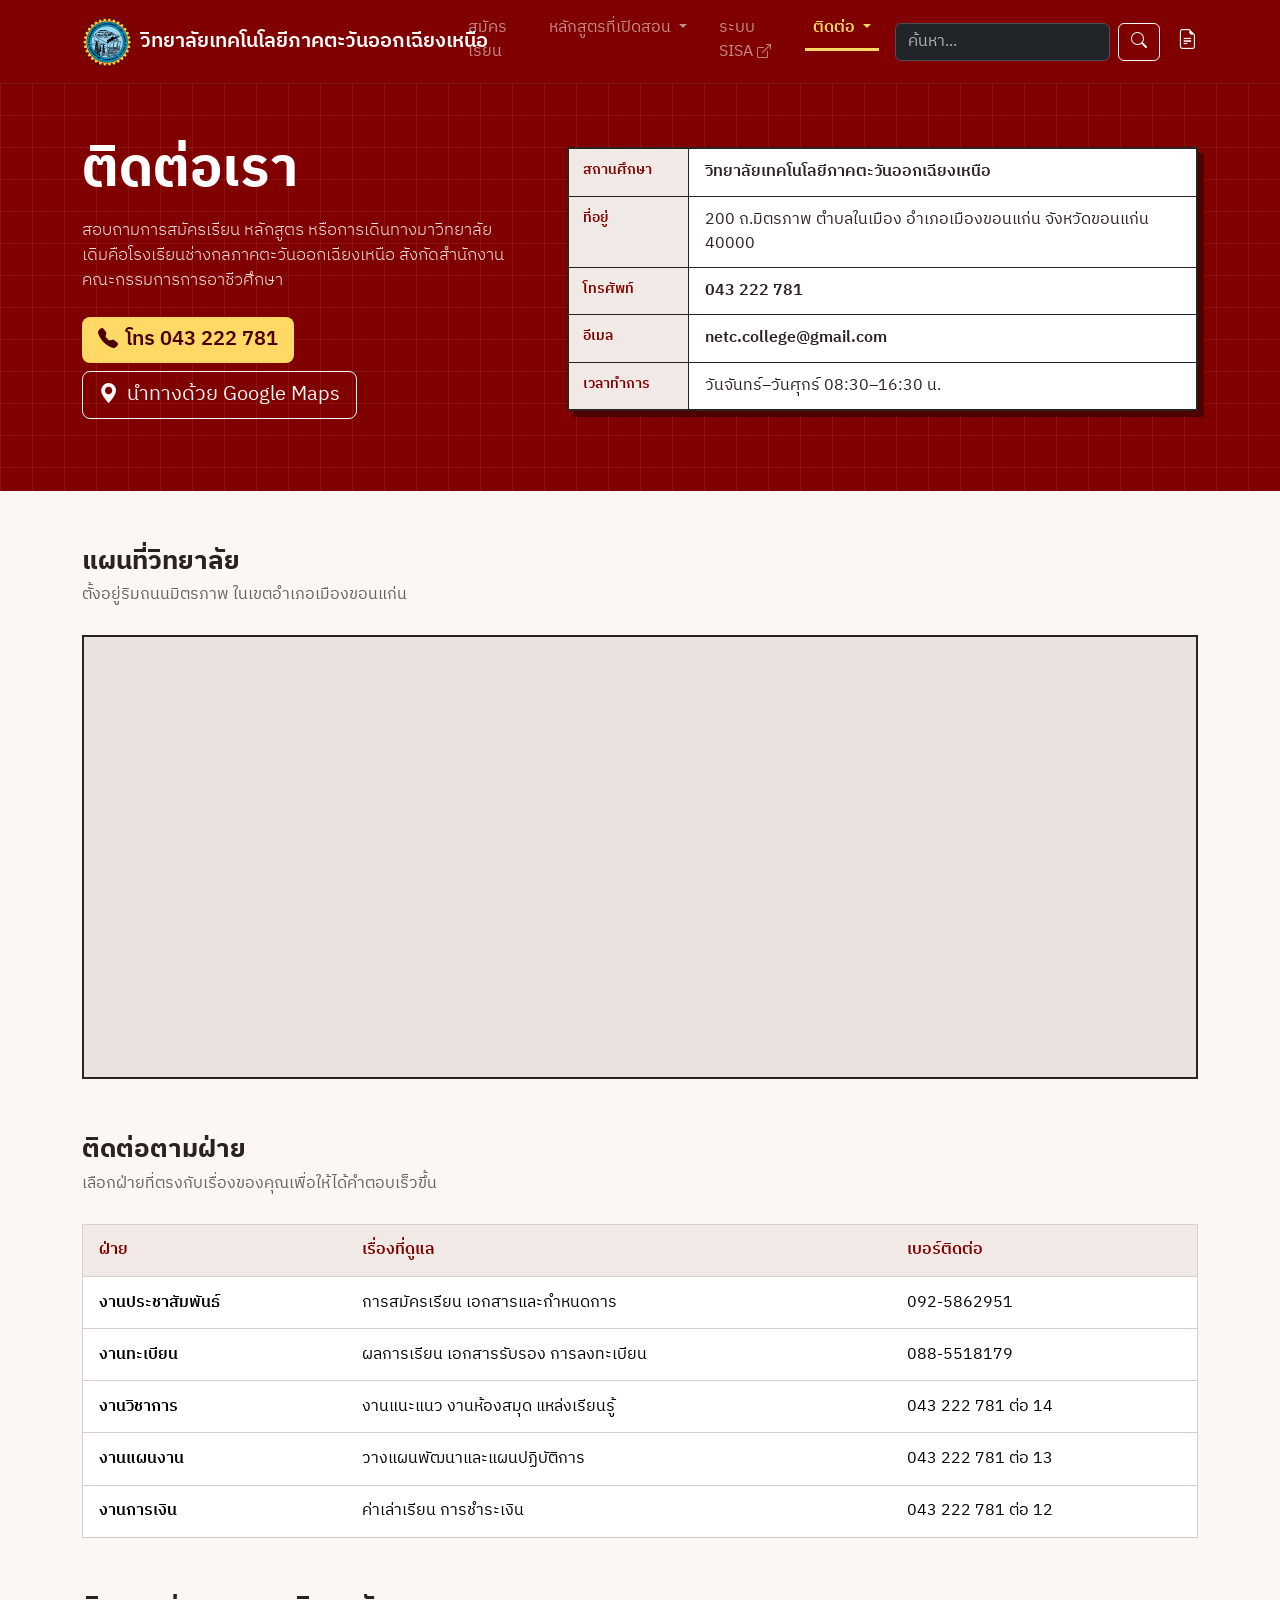
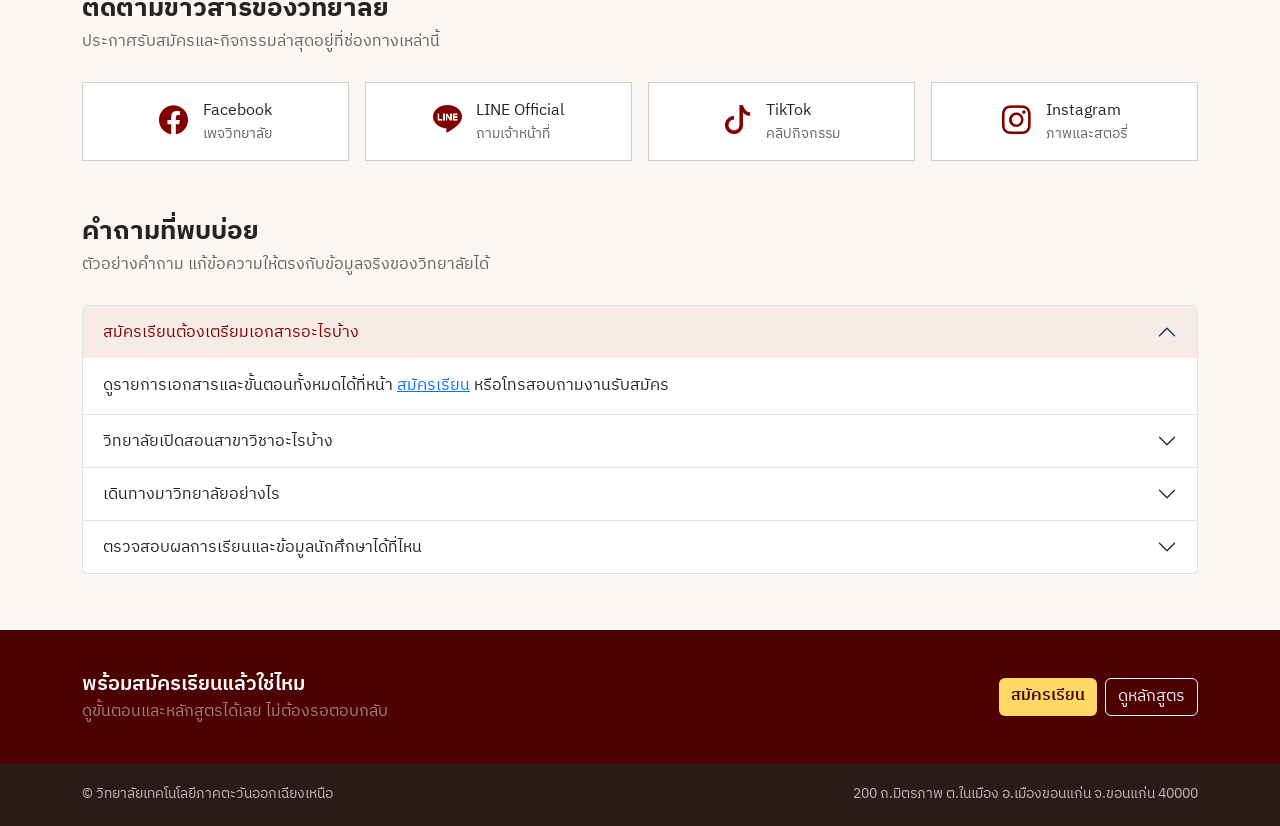
<file: about.html>
<!DOCTYPE html>
<html lang="th">
<head>
  <meta charset="UTF-8">
  <meta name="viewport" content="width=device-width, initial-scale=1">
  <title>ติดต่อเรา | วิทยาลัยเทคโนโลยีภาคตะวันออกเฉียงเหนือ</title>
  <link href="https://cdn.jsdelivr.net/npm/bootstrap@5.3.3/dist/css/bootstrap.min.css" rel="stylesheet">
  <link href="https://cdn.jsdelivr.net/npm/bootstrap-icons@1.11.3/font/bootstrap-icons.min.css" rel="stylesheet">
  <link rel="preconnect" href="https://fonts.googleapis.com">
  <link rel="preconnect" href="https://fonts.gstatic.com" crossorigin>
  <link href="https://fonts.googleapis.com/css2?family=IBM+Plex+Sans+Thai:wght@400;500;600;700&display=swap" rel="stylesheet">

  <style>

    :root {
      --maroon: #800000;
      --maroon-deep: #4d0000;
      --gold: #ffd966;
      --ink: #2b2220;
      --paper: #faf7f5;
      --line: #d8cdc8;
    }

    body {
      font-family: "IBM Plex Sans Thai", "Noto Sans Thai", system-ui, sans-serif;
      color: var(--ink);
      background: var(--paper);
    }

    /* ===== Navbar เดิม ===== */
    .navbar .nav-link {
      border-bottom: 3px solid transparent;
      transition: all .2s;
    }
    .navbar .nav-link:hover { color: #ffd966; }
    .navbar .nav-link.active {
      color: #ffd966 !important;
      font-weight: 600;
      border-bottom: 3px solid #ffd966;
    }

    /* ===== ส่วนหัวหน้า: พื้นลายกระดาษเขียนแบบ ===== */
    .page-hero {
      background-color: var(--maroon);
      background-image:
        linear-gradient(rgba(255,255,255,.07) 1px, transparent 1px),
        linear-gradient(90deg, rgba(255,255,255,.07) 1px, transparent 1px);
      background-size: 32px 32px;
      color: #fff;
      padding: 3.5rem 0 4.5rem;
    }
    .page-hero h1 {
      font-weight: 700;
      font-size: clamp(2.2rem, 5vw, 3.4rem);
      line-height: 1.15;
    }
    .page-hero .lead {
      max-width: 34rem;
      color: rgba(255,255,255,.88);
      font-size: 1.05rem;
    }
    .hero-actions .btn-gold {
      background: var(--gold);
      color: var(--maroon-deep);
      font-weight: 600;
      border: 0;
    }
    .hero-actions .btn-gold:hover { background: #ffe38f; }

    /* ===== กรอบข้อมูลแบบ title block ของแบบงานช่าง ===== */
    .title-block {
      background: #fff;
      color: var(--ink);
      border: 2px solid var(--ink);
      box-shadow: 6px 6px 0 var(--maroon-deep);
    }
    .title-block .tb-row {
      display: grid;
      grid-template-columns: 7.5rem 1fr;
      border-top: 1px solid var(--ink);
    }
    .title-block .tb-row:first-child { border-top: 0; }
    .title-block .tb-label {
      background: #f1e9e5;
      border-right: 1px solid var(--ink);
      padding: .7rem .9rem;
      font-size: .85rem;
      font-weight: 600;
      color: var(--maroon);
    }
    .title-block .tb-value { padding: .7rem 1rem; }
    .title-block a { color: var(--ink); text-decoration: none; font-weight: 600; }
    .title-block a:hover { color: var(--maroon); text-decoration: underline; }

    /* ===== ส่วนเนื้อหา ===== */
    .block { padding: 3.5rem 0; }
    .block-title { font-weight: 700; font-size: 1.6rem; margin-bottom: .35rem; }
    .block-sub { color: #6b5f5b; margin-bottom: 1.75rem; }

    .map-frame {
      border: 2px solid var(--ink);
      background: #e9e2de;
      height: 100%;
      min-height: 440px;
    }
    .map-frame iframe { width: 100%; height: 100%; min-height: 440px; border: 0; display: block; }

    .dept-table { background: #fff; border: 1px solid var(--line); }
    .dept-table th { background: #f1e9e5; color: var(--maroon); font-weight: 600; white-space: nowrap; }
    .dept-table td, .dept-table th { padding: .85rem 1rem; vertical-align: middle; }

    .social-link {
      display: flex; align-items: center; justify-content: center; gap: .9rem;
      padding: 1rem 1.15rem;
      background: #fff;
      border: 1px solid var(--line);
      color: var(--ink);
      text-decoration: none;
      height: 100%;
    }
    .social-link:hover { border-color: var(--maroon); color: var(--maroon); }
    .social-link i { font-size: 1.8rem; color: var(--maroon); }
    .social-link small { display: block; color: #6b5f5b; }

    .accordion-button:not(.collapsed) {
      background: #f6ebe7; color: var(--maroon); box-shadow: none;
    }
    .accordion-button:focus { box-shadow: 0 0 0 .2rem rgba(128,0,0,.18); }

    .next-step { background: var(--maroon-deep); color: #fff; padding: 2.5rem 0; }
    .next-step .btn-gold { background: var(--gold); color: var(--maroon-deep); font-weight: 600; border: 0; }
    .next-step .btn-gold:hover { background: #ffe38f; }

    footer { background: #2b1a18; color: rgba(255,255,255,.7); font-size: .9rem; padding: 1.25rem 0; }

    :focus-visible { outline: 3px solid var(--gold); outline-offset: 2px; }
    .block :focus-visible { outline-color: var(--maroon); }

    @media (max-width: 575.98px) {
      .title-block .tb-row { grid-template-columns: 1fr; }
      .title-block .tb-label { border-right: 0; border-bottom: 1px solid var(--ink); }
    }
/*กำกับ ระยะห่างมุมมอง หน้าจอ ส่วน Socail ที่กดลิงค์มาจาก หน้า firstpage */
    html { scroll-behavior: smooth; }
#social { scroll-margin-top: 2rem; }
  </style>
  <link href="./assets/site.css" rel="stylesheet">
  
</head>
<body>

<!-- ===== NAVBAR หลัก ===== -->
<nav class="navbar navbar-expand-lg shadow-sm" data-bs-theme="dark" style="background-color: #800000;">
  <div class="container">

    <a class="navbar-brand d-flex align-items-center" href="firstpage.html">
      <img src="./assets/images/Logo-NET.png" alt="Logo" height="50" class="me-2">
      <span class="fw-semibold text-light">วิทยาลัยเทคโนโลยีภาคตะวันออกเฉียงเหนือ</span>
    </a>

    <button class="navbar-toggler" type="button"
            data-bs-toggle="collapse" data-bs-target="#mainNav"
            aria-controls="mainNav" aria-expanded="false" aria-label="Toggle navigation">
      <span class="navbar-toggler-icon"></span>
    </button>

    <div class="collapse navbar-collapse" id="mainNav">

      <ul class="navbar-nav ms-auto mb-2 mb-lg-0 gap-lg-3">
        <li class="nav-item"><a class="nav-link" href="register.html">สมัครเรียน</a></li>

        <li class="nav-item dropdown">
          <a class="nav-link dropdown-toggle" href="class.html" role="button" data-bs-toggle="dropdown" aria-expanded="false">
            หลักสูตรที่เปิดสอน
          </a>
          <ul class="dropdown-menu">
            <li><a class="dropdown-item" href="class.html">ทั้งหมด</a></li>
            <li><a class="dropdown-item" href="class2.html">ระดับ ปวส.</a></li>
            <li><a class="dropdown-item" href="class1.html">ระดับ ปวช.</a></li>
            <li><a class="dropdown-item" href="class3.html">รอบคนทำงาน</a></li>
          </ul>
        </li>

        <li class="nav-item">
          <a class="nav-link" href="https://netc.sisacloud.com/" target="_blank" rel="noopener noreferrer">
            ระบบ SISA <i class="bi bi-box-arrow-up-right small"></i>
          </a>
        </li>

        <li class="nav-item dropdown">
          <a class="nav-link dropdown-toggle" href="about.html" role="button" data-bs-toggle="dropdown" aria-expanded="false">
            ติดต่อ
          </a>
          <ul class="dropdown-menu">
            <li><a class="dropdown-item" href="about.html">ที่ตั้งและการติดต่อ</a></li>
            <li><a class="dropdown-item" href="https://www.facebook.com/messages/t/209337135889087" target="_blank" rel="noopener noreferrer">Facebook Messenger</a></li>
            <li><a class="dropdown-item" href="https://line.me/R/ti/p/@228bjrld?oat_content=url" target="_blank" rel="noopener noreferrer">LineOA</a></li>
          </ul>
        </li>
      </ul>

      <form class="d-flex mx-lg-3 mb-2 mb-lg-0" role="search">
        <input class="form-control me-2" type="search" placeholder="ค้นหา..." aria-label="Search">
        <button class="btn btn-outline-light" type="submit"><i class="bi bi-search"></i></button>
      </form>

      <div class="d-flex align-items-center gap-3 fs-5">
        <div class="dropdown">
          <button class="btn btn-link text-white p-0 fs-5" type="button"
                  data-bs-toggle="dropdown" aria-expanded="false" title="เอกสารดาวน์โหลด">
            <i class="bi bi-file-earmark-text"></i>
          </button>
          <ul class="dropdown-menu dropdown-menu-end">
            <li><h6 class="dropdown-header">เอกสารดาวน์โหลด</h6></li>
            <li><a class="dropdown-item" href="https://drive.google.com/drive/folders/1XTFbJcsvLQjKqA91GMtvhPvzMCY0NXLR?usp=sharing" target="_blank" rel="noopener noreferrer">
               <i class="bi bi-file-earmark-pdf me-2"></i>เอกสารนักศึกษา</a></li>
            <li><a class="dropdown-item" href="https://drive.google.com/drive/folders/1V5HM08kMsxBm9rwfMmq0HdB7_y5Mnrms?usp=sharing" target="_blank" rel="noopener noreferrer">
               <i class="bi bi-file-earmark-pdf me-2"></i>เอกสารครู-บุคลากร</a></li>
          </ul>
        </div>
      </div>

    </div>
  </div>
</nav>

<!-- ===== เนื้อหาของหน้านี้ (แก้ตรงนี้) ===== -->

<!-- ส่วนหัว + ข้อมูลติดต่อหลัก -->
<header class="page-hero">
  <div class="container">
    <div class="row align-items-center g-4 g-lg-5">
      <div class="col-lg-5">
        <h1 class="mb-3">ติดต่อเรา</h1>
        <p class="lead mb-4">
          สอบถามการสมัครเรียน หลักสูตร หรือการเดินทางมาวิทยาลัย
          เดิมคือโรงเรียนช่างกลภาคตะวันออกเฉียงเหนือ สังกัดสำนักงานคณะกรรมการการอาชีวศึกษา
        </p>
        <div class="hero-actions d-flex flex-wrap gap-2">
          <a class="btn btn-gold btn-lg" href="tel:043222781"><i class="bi bi-telephone-fill me-2"></i>โทร 043 222 781</a>
          <a class="btn btn-outline-light btn-lg" target="_blank" rel="noopener noreferrer"
             href="https://www.google.com/maps/dir/?api=1&destination=%E0%B8%A7%E0%B8%B4%E0%B8%97%E0%B8%A2%E0%B8%B2%E0%B8%A5%E0%B8%B1%E0%B8%A2%E0%B9%80%E0%B8%97%E0%B8%84%E0%B9%82%E0%B8%99%E0%B9%82%E0%B8%A5%E0%B8%A2%E0%B8%B5%E0%B8%A0%E0%B8%B2%E0%B8%84%E0%B8%95%E0%B8%B0%E0%B8%A7%E0%B8%B1%E0%B8%99%E0%B8%AD%E0%B8%AD%E0%B8%81%E0%B9%80%E0%B8%89%E0%B8%B5%E0%B8%A2%E0%B8%87%E0%B9%80%E0%B8%AB%E0%B8%99%E0%B8%B7%E0%B8%AD+%E0%B8%82%E0%B8%AD%E0%B8%99%E0%B9%81%E0%B8%81%E0%B9%88%E0%B8%99">
            <i class="bi bi-geo-alt-fill me-2"></i>นำทางด้วย Google Maps
          </a>
        </div>
      </div>

      <div class="col-lg-7">
        <div class="title-block">
          <div class="tb-row">
            <div class="tb-label">สถานศึกษา</div>
            <div class="tb-value fw-semibold">วิทยาลัยเทคโนโลยีภาคตะวันออกเฉียงเหนือ</div>
          </div>
          <div class="tb-row">
            <div class="tb-label">ที่อยู่</div>
            <div class="tb-value">200 ถ.มิตรภาพ ตำบลในเมือง อำเภอเมืองขอนแก่น จังหวัดขอนแก่น 40000</div>
          </div>
          <div class="tb-row">
            <div class="tb-label">โทรศัพท์</div>
            <div class="tb-value"><a href="tel:043222781">043 222 781</a></div>
          </div>
          <div class="tb-row">
            <div class="tb-label">อีเมล</div>
            <!-- TODO: ใส่อีเมลจริงของวิทยาลัย -->
            <div class="tb-value"><a href="mailto:info@example.ac.th">netc.college@gmail.com</a></div>
          </div>
          <div class="tb-row">
            <div class="tb-label">เวลาทำการ</div>
            <!-- TODO: แก้เวลาทำการให้ตรงกับจริง -->
            <div class="tb-value">วันจันทร์–วันศุกร์ 08:30–16:30 น.</div>
          </div>
        </div>
      </div>
    </div>
  </div>
</header>

<!-- แผนที่ -->
<section class="block">
  <div class="container">
    <h2 class="block-title">แผนที่วิทยาลัย</h2>
    <p class="block-sub">ตั้งอยู่ริมถนนมิตรภาพ ในเขตอำเภอเมืองขอนแก่น</p>
    <div class="map-frame">
      <iframe
            title="แผนที่วิทยาลัยเทคโนโลยีภาคตะวันออกเฉียงเหนือ"
            loading="lazy"
            referrerpolicy="no-referrer-when-downgrade"
            src="https://maps.google.com/maps?q=%E0%B8%A7%E0%B8%B4%E0%B8%97%E0%B8%A2%E0%B8%B2%E0%B8%A5%E0%B8%B1%E0%B8%A2%E0%B9%80%E0%B8%97%E0%B8%84%E0%B9%82%E0%B8%99%E0%B9%82%E0%B8%A5%E0%B8%A2%E0%B8%B5%E0%B8%A0%E0%B8%B2%E0%B8%84%E0%B8%95%E0%B8%B0%E0%B8%A7%E0%B8%B1%E0%B8%99%E0%B8%AD%E0%B8%AD%E0%B8%81%E0%B9%80%E0%B8%89%E0%B8%B5%E0%B8%A2%E0%B8%87%E0%B9%80%E0%B8%AB%E0%B8%99%E0%B8%B7%E0%B8%AD+%E0%B8%82%E0%B8%AD%E0%B8%99%E0%B9%81%E0%B8%81%E0%B9%88%E0%B8%99&z=16&hl=th&output=embed"></iframe>
    </div>
  </div>
</section>

<!-- ช่องทางตามฝ่าย -->
<section class="block pt-0">
  <div class="container">
    <h2 class="block-title">ติดต่อตามฝ่าย</h2>
    <p class="block-sub">เลือกฝ่ายที่ตรงกับเรื่องของคุณเพื่อให้ได้คำตอบเร็วขึ้น</p>
    <div class="table-responsive">
      <table class="table dept-table mb-0">
        <thead>
          <tr><th>ฝ่าย</th><th>เรื่องที่ดูแล</th><th>เบอร์ติดต่อ</th></tr>
        </thead>
        <!-- TODO: ใส่เบอร์ภายในจริงแทน XXX -->
        <tbody>
          <tr><td class="fw-semibold">งานประชาสัมพันธ์</td><td>การสมัครเรียน เอกสารและกำหนดการ</td><td>092-5862951</td></tr>
          <tr><td class="fw-semibold">งานทะเบียน</td><td>ผลการเรียน เอกสารรับรอง การลงทะเบียน</td><td>088-5518179</td></tr>
          <tr><td class="fw-semibold">งานวิชาการ</td><td>งานแนะแนว งานห้องสมุด แหล่งเรียนรู้ </td><td>043 222 781 ต่อ 14</td></tr>
          <tr><td class="fw-semibold">งานแผนงาน</td><td>วางแผนพัฒนาและแผนปฏิบัติการ</td><td>043 222 781 ต่อ 13</td></tr>
           <tr><td class="fw-semibold">งานการเงิน</td><td>ค่าเล่าเรียน การชำระเงิน</td><td>043 222 781 ต่อ 12</td></tr>
        </tbody>
      </table>
    </div>
  </div>
</section>

<!-- โซเชียล -->
<section class="block pt-0" id="social">
  <div class="container">
    <h2 class="block-title">ติดตามข่าวสารของวิทยาลัย</h2>
    <p class="block-sub">ประกาศรับสมัครและกิจกรรมล่าสุดอยู่ที่ช่องทางเหล่านี้</p>
    <!-- TODO: ใส่ลิงก์จริงแทน href="#" ของแต่ละช่องทาง -->
    <div class="row row-cols-1 row-cols-sm-2 row-cols-xl-4 g-3 justify-content-center">
      <div class="col">
        <a class="social-link" href="https://www.facebook.com/netc.ac.th" target="_blank" rel="noopener noreferrer"><!-- ลิงก์ Facebook -->
          <i class="bi bi-facebook"></i><span>Facebook<small>เพจวิทยาลัย</small></span>
        </a>
      </div>
      <div class="col">
        <a class="social-link" href="https://page.line.me/228bjrld?oat_content=url&openQrModal=true" target="_blank" rel="noopener noreferrer"><!-- ลิงก์ LINE Official -->
          <i class="bi bi-line"></i><span>LINE Official<small>ถามเจ้าหน้าที่</small></span>
        </a>
      </div>
      <div class="col">
        <a class="social-link" href="https://www.tiktok.com/@netc.ac.th" target="_blank" rel="noopener noreferrer"><!-- ลิงก์ TikTok -->
          <i class="bi bi-tiktok"></i><span>TikTok<small>คลิปกิจกรรม</small></span>
        </a>
      </div>
      <div class="col">
        <a class="social-link" href="https://www.instagram.com/net_khonkaen" target="_blank" rel="noopener noreferrer"><!-- ลิงก์ Instagram -->
          <i class="bi bi-instagram"></i><span>Instagram<small>ภาพและสตอรี่</small></span>
        </a>
      </div>
    </div>
  </div>
</section>

<!-- FAQ -->
<section class="block pt-0">
  <div class="container">
    <h2 class="block-title">คำถามที่พบบ่อย</h2>
    <p class="block-sub">ตัวอย่างคำถาม แก้ข้อความให้ตรงกับข้อมูลจริงของวิทยาลัยได้</p>
    <div class="accordion" id="faq">
      <div class="accordion-item">
        <h3 class="accordion-header">
          <button class="accordion-button" type="button" data-bs-toggle="collapse" data-bs-target="#q1" aria-expanded="true" aria-controls="q1">
            สมัครเรียนต้องเตรียมเอกสารอะไรบ้าง
          </button>
        </h3>
        <div id="q1" class="accordion-collapse collapse show" data-bs-parent="#faq">
          <div class="accordion-body">ดูรายการเอกสารและขั้นตอนทั้งหมดได้ที่หน้า <a href="register.html">สมัครเรียน</a> หรือโทรสอบถามงานรับสมัคร</div>
        </div>
      </div>
      <div class="accordion-item">
        <h3 class="accordion-header">
          <button class="accordion-button collapsed" type="button" data-bs-toggle="collapse" data-bs-target="#q2" aria-expanded="false" aria-controls="q2">
            วิทยาลัยเปิดสอนสาขาวิชาอะไรบ้าง
          </button>
        </h3>
        <div id="q2" class="accordion-collapse collapse" data-bs-parent="#faq">
          <div class="accordion-body">ดูหลักสูตรและสาขาวิชาที่เปิดสอนได้ที่หน้า <a href="class.html">หลักสูตรที่เปิดสอน</a></div>
        </div>
      </div>
      <div class="accordion-item">
        <h3 class="accordion-header">
          <button class="accordion-button collapsed" type="button" data-bs-toggle="collapse" data-bs-target="#q3" aria-expanded="false" aria-controls="q3">
            เดินทางมาวิทยาลัยอย่างไร
          </button>
        </h3>
        <div id="q3" class="accordion-collapse collapse" data-bs-parent="#faq">
          <div class="accordion-body">วิทยาลัยอยู่ริมถนนมิตรภาพ (200 ถ.มิตรภาพ ตำบลในเมือง) กดปุ่ม "นำทางด้วย Google Maps" ด้านบนเพื่อดูเส้นทางจากตำแหน่งของคุณ</div>
        </div>
      </div>
      <div class="accordion-item">
        <h3 class="accordion-header">
          <button class="accordion-button collapsed" type="button" data-bs-toggle="collapse" data-bs-target="#q4" aria-expanded="false" aria-controls="q4">
            ตรวจสอบผลการเรียนและข้อมูลนักศึกษาได้ที่ไหน
          </button>
        </h3>
        <div id="q4" class="accordion-collapse collapse" data-bs-parent="#faq">
          <div class="accordion-body">เข้าระบบ Sisa ได้ที่ <a href="https://netc.sisacloud.com/" target="_blank" rel="noopener noreferrer">netc.sisacloud.com</a> หรือติดต่องานทะเบียน</div>
        </div>
      </div>
    </div>
  </div>
</section>

<!-- ปุ่มไปหน้าต่อไป -->
<section class="next-step">
  <div class="container d-flex flex-column flex-md-row align-items-md-center justify-content-between gap-3">
    <div>
      <div class="fs-5 fw-semibold">พร้อมสมัครเรียนแล้วใช่ไหม</div>
      <div class="text-white-50">ดูขั้นตอนและหลักสูตรได้เลย ไม่ต้องรอตอบกลับ</div>
    </div>
    <div class="d-flex flex-wrap gap-2">
      <a href="register.html" class="btn btn-gold">สมัครเรียน</a>
      <a href="class.html" class="btn btn-outline-light">ดูหลักสูตร</a>
    </div>
  </div>
</section>

<footer>
  <div class="container d-flex flex-column flex-md-row justify-content-between gap-1">
    <span>© วิทยาลัยเทคโนโลยีภาคตะวันออกเฉียงเหนือ</span>
    <span>200 ถ.มิตรภาพ ต.ในเมือง อ.เมืองขอนแก่น จ.ขอนแก่น 40000</span>
  </div>
</footer>
<!-- ===================================== -->

<script src="https://cdn.jsdelivr.net/npm/bootstrap@5.3.3/dist/js/bootstrap.bundle.min.js"></script>
<script>
  // ใส่ active ให้ลิงก์ของหน้าปัจจุบัน
  const currentPage = location.pathname.split("/").pop();
  document.querySelectorAll("#mainNav .nav-link").forEach(link => {
    if (link.getAttribute("href") === currentPage) {
      link.classList.add("active");
      link.setAttribute("aria-current", "page");
    }
  });
</script>
<script src="./assets/site.js"></script>
</body>
</html>
</file>
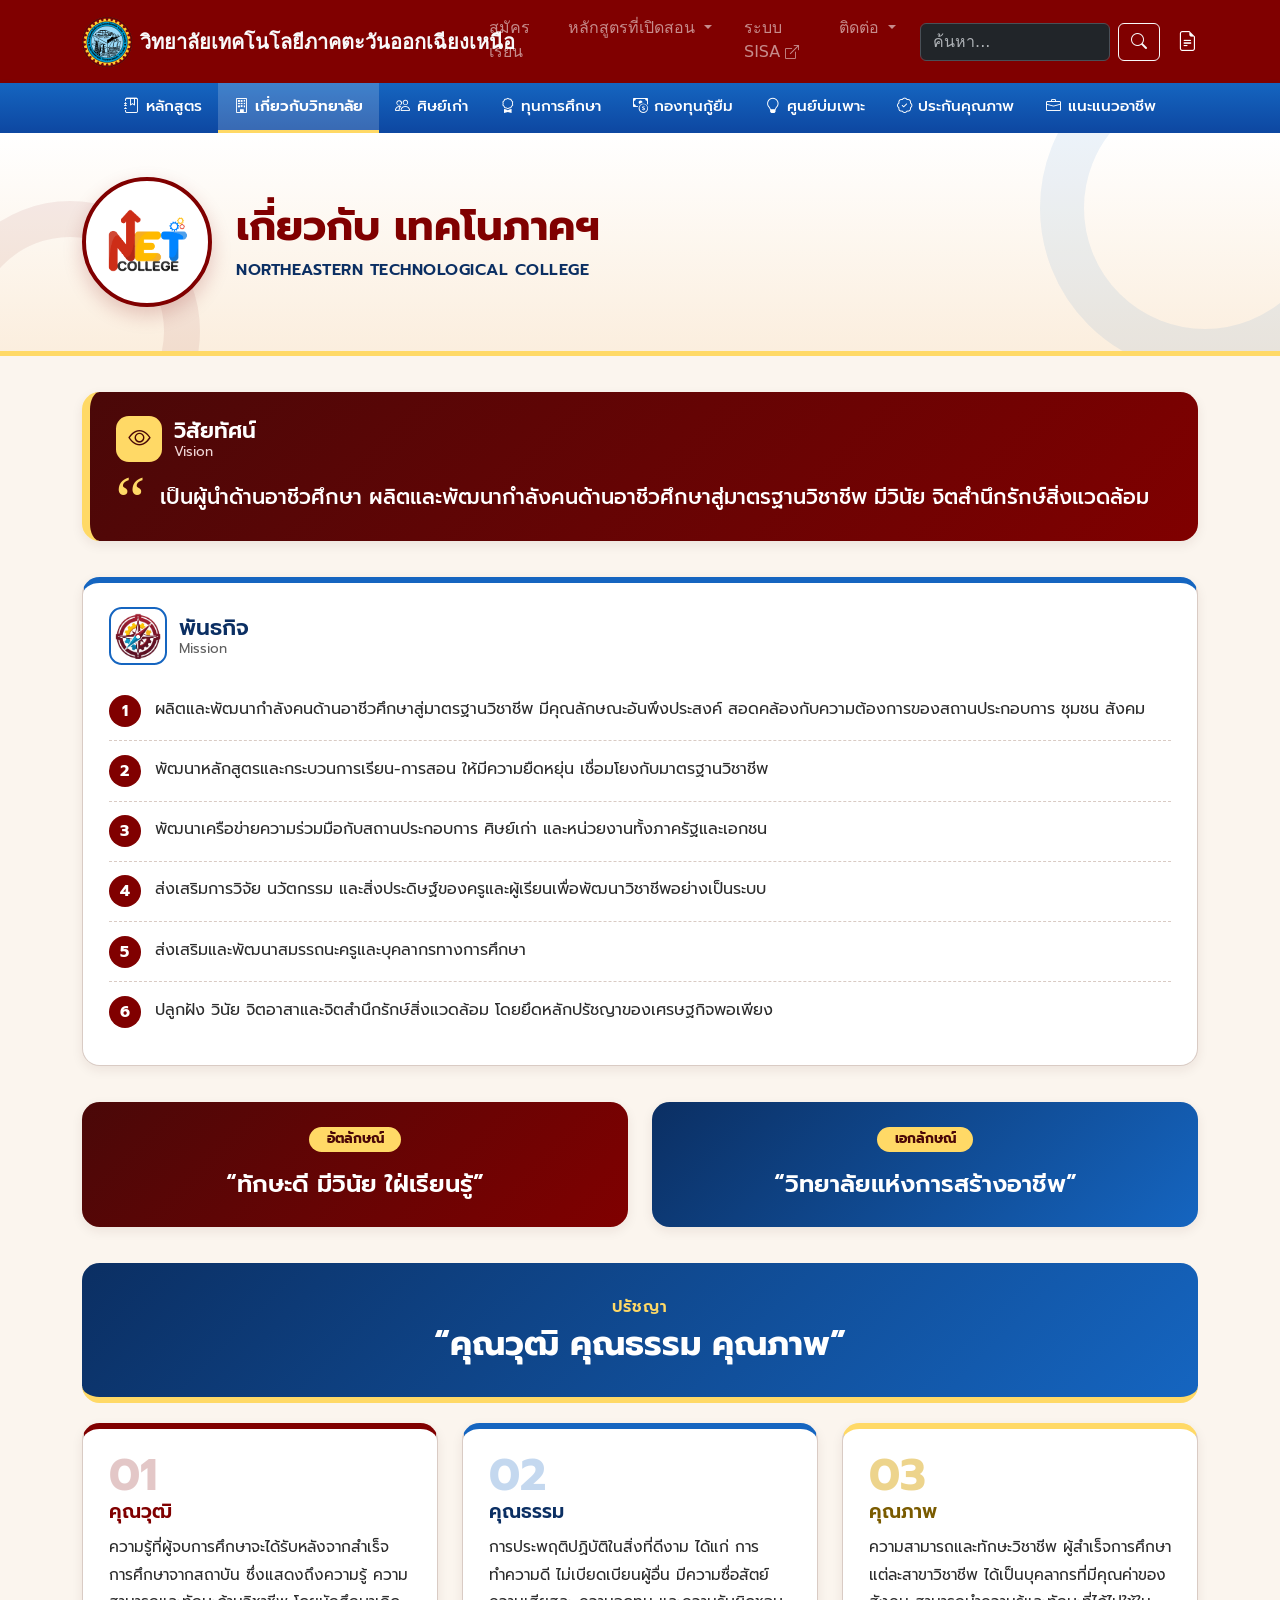
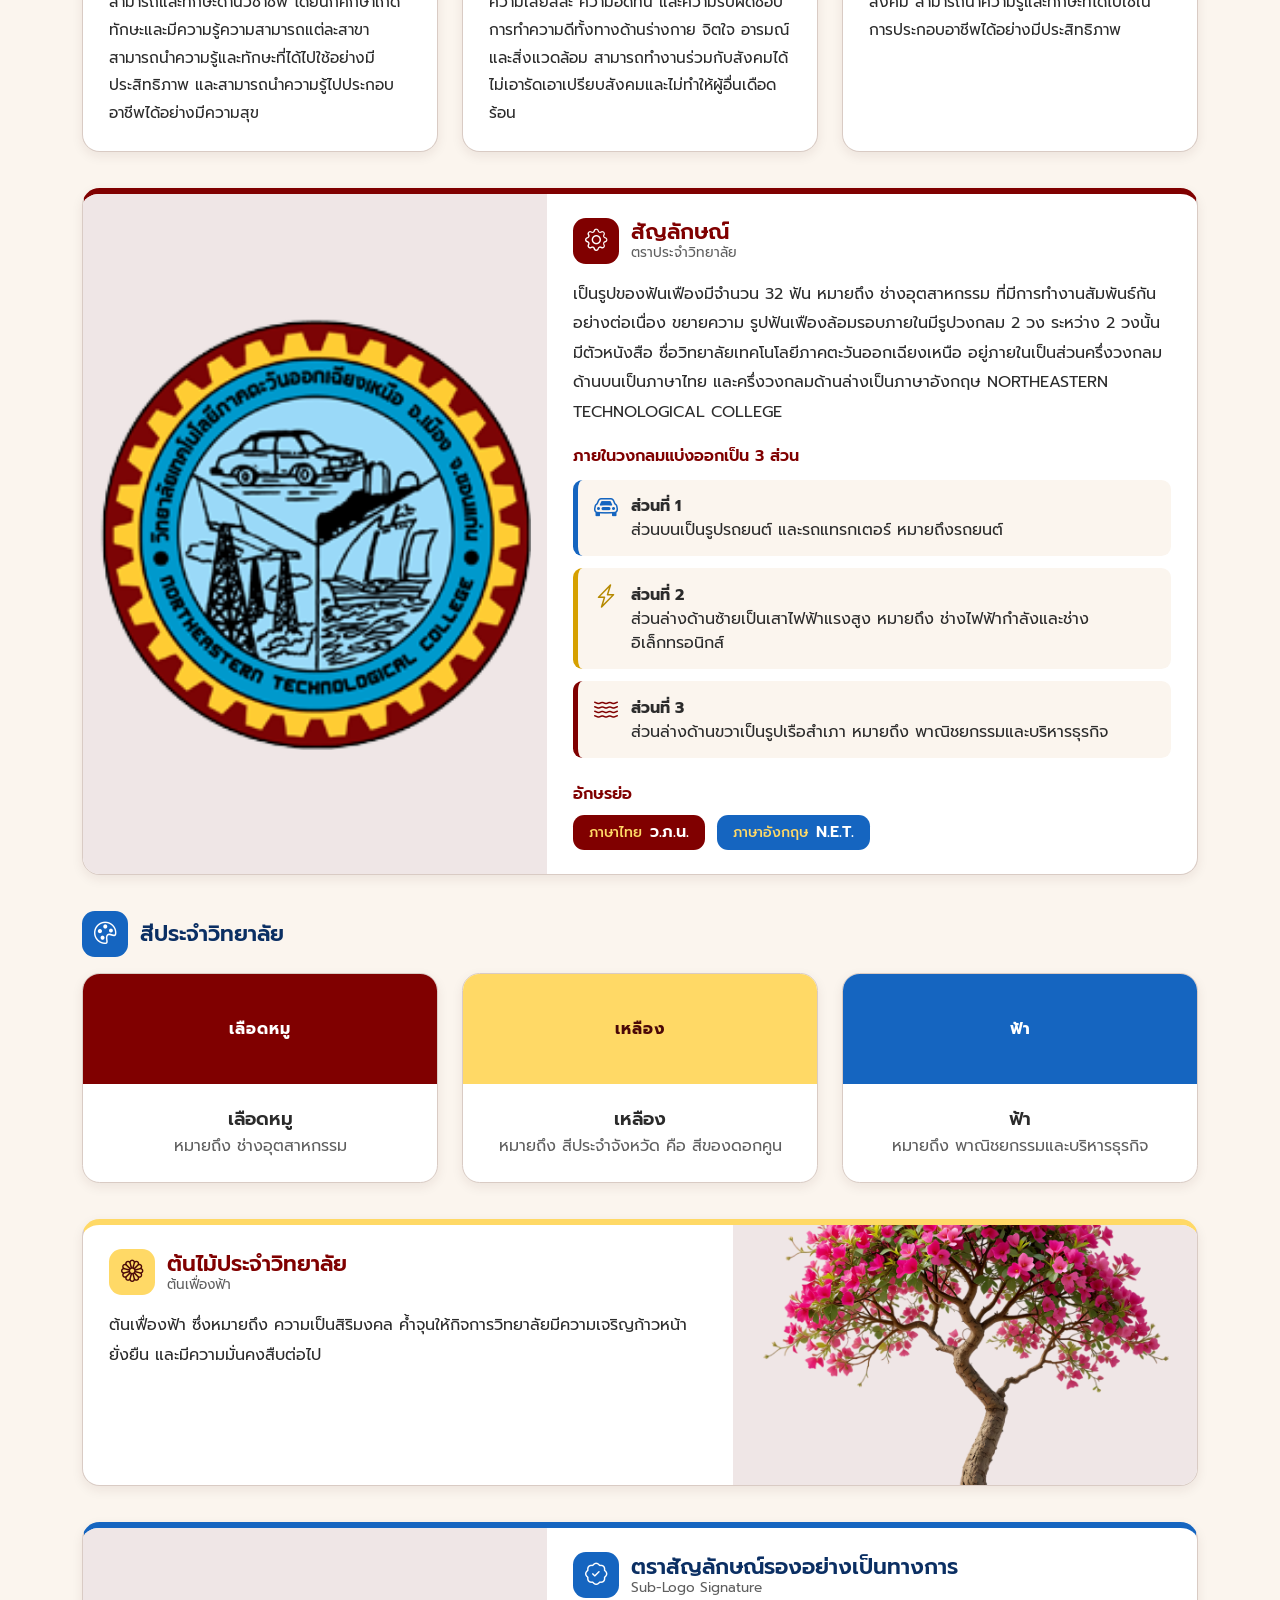
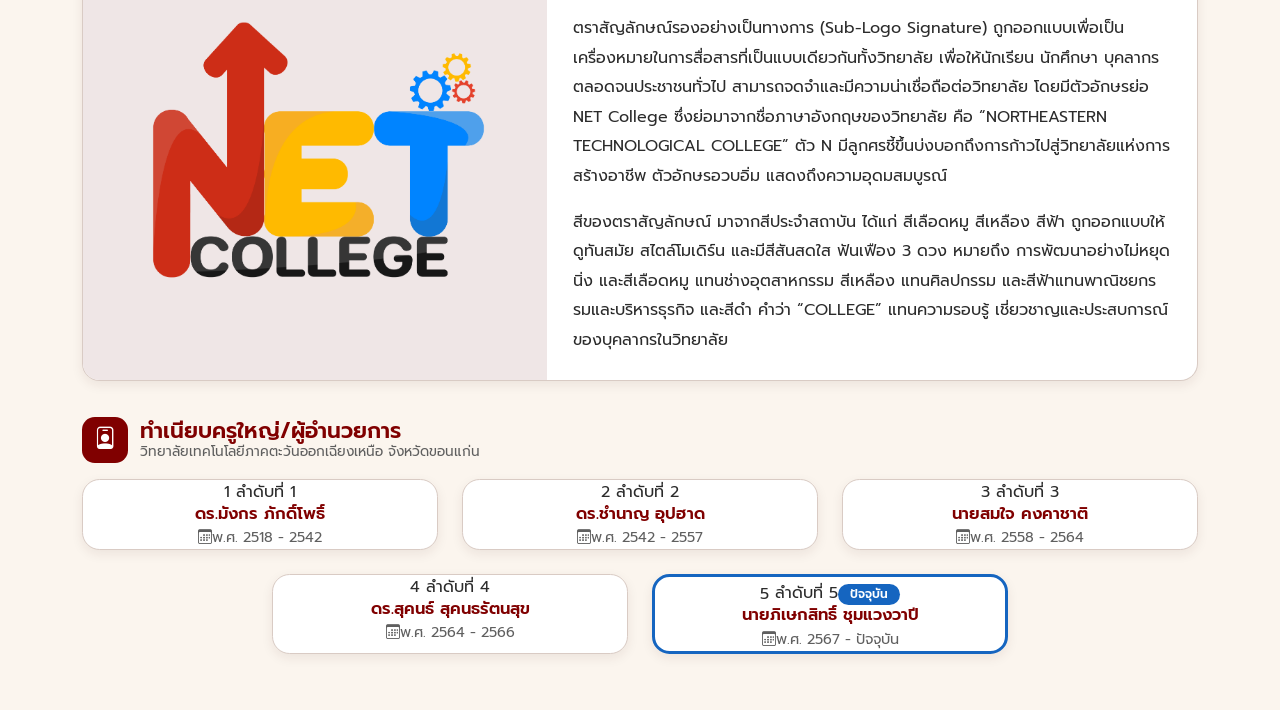
<file: about2.html>
<!DOCTYPE html>
<html lang="th">
<head>
  <meta charset="UTF-8">
  <meta name="viewport" content="width=device-width, initial-scale=1">
  <title>เกี่ยวกับ เทคโนภาคฯ | วิทยาลัยเทคโนโลยีภาคตะวันออกเฉียงเหนือ</title>
  <link href="https://cdn.jsdelivr.net/npm/bootstrap@5.3.3/dist/css/bootstrap.min.css" rel="stylesheet">
  <link href="https://cdn.jsdelivr.net/npm/bootstrap-icons@1.11.3/font/bootstrap-icons.min.css" rel="stylesheet">
  <link href="https://fonts.googleapis.com/css2?family=Prompt:wght@400;500;600;700&display=swap" rel="stylesheet">

  <style>
    :root {
      --maroon: #800000;
      --maroon-dark: #4a0808;
      --blue: #1565c0;
      --navy: #0b2f63;
      --gold: #ffd966;
      --cream: #fbf5ee;
      --ink: #2b2b2b;
      --muted: #5f5f5f;
      --line: #d9cbc4;
    }

    /* ฟอนต์ Prompt เฉพาะเนื้อหา (ไม่รวม navbar หลัก) */
    .sub-nav, main {
      font-family: 'Prompt', sans-serif;
      font-weight: 400;
    }
    body { background: var(--cream); }

    /* ===== navbar หลัก ===== */
    .navbar .nav-link { border-bottom: 3px solid transparent; transition: all .2s; }
    .navbar .nav-link:hover { color: #ffd966; }
    .navbar .nav-link.active {
      color: #ffd966 !important;
      font-weight: 600;
      border-bottom: 3px solid #ffd966;
    }

    /* ===== navbar สีฟ้า ===== */
    .sub-nav {
      background: linear-gradient(to bottom, #1565c0, #0d47a1);
      box-shadow: 0 .25rem .5rem rgba(0, 0, 0, .15);
    }
    .sub-nav a {
      display: inline-flex;
      align-items: center;
      gap: .4rem;
      padding: .75rem 1rem;
      color: #fff;
      font-weight: 500;
      font-size: .95rem;
      text-decoration: none;
      white-space: nowrap;
      border-bottom: 3px solid transparent;
      transition: background .2s, border-color .2s;
    }
    .sub-nav a:hover { background: rgba(255, 255, 255, .15); border-bottom-color: #ffd966; color: #fff; }
    .sub-nav a.active { background: rgba(255, 255, 255, .18); border-bottom-color: #ffd966; font-weight: 600; }

    /* ===== เนื้อหา ===== */
    main { color: var(--ink); }

    /* ===== หัวหน้า (พื้นสว่าง ตัดกับ navbar เข้ม) ===== */
    .page-hero {
      background: linear-gradient(180deg, #fff 0%, #fbeede 100%);
      border-bottom: 5px solid var(--gold);
      padding: 2.75rem 0;
      position: relative;
      overflow: hidden;
    }
    .page-hero::before {
      content: "";
      position: absolute;
      right: -90px;
      top: -90px;
      width: 330px;
      height: 330px;
      border-radius: 50%;
      border: 44px solid rgba(21, 101, 192, .08);
    }
    .page-hero::after {
      content: "";
      position: absolute;
      left: -60px;
      bottom: -110px;
      width: 260px;
      height: 260px;
      border-radius: 50%;
      border: 36px solid rgba(128, 0, 0, .07);
    }
    .page-hero .container { position: relative; z-index: 1; }
    .page-hero h1 { color: var(--maroon); font-weight: 700; font-size: clamp(1.8rem, 4vw, 2.6rem); margin-bottom: .35rem; }
    .page-hero p { color: var(--navy); font-weight: 600; margin: 0; letter-spacing: .5px; }
    .hero-logo {
      width: 130px;
      height: 130px;
      object-fit: contain;
      background: #fff;
      border-radius: 50%;
      padding: .6rem;
      border: 4px solid var(--maroon);
      box-shadow: 0 .5rem 1.25rem rgba(128, 0, 0, .2);
    }

    .content-wrap { padding-bottom: 3.5rem; }
    .block { margin-top: 2.25rem; }

    /* ===== การ์ดกลาง ===== */
    .card-x {
      background: #fff;
      border: 1px solid var(--line);
      border-radius: 1.1rem;
      overflow: hidden;
      height: 100%;
      box-shadow: 0 .25rem .75rem rgba(60, 20, 20, .08);
      transition: box-shadow .25s, transform .25s;
    }
    .card-x:hover { box-shadow: 0 .7rem 1.5rem rgba(60, 20, 20, .16); transform: translateY(-3px); }
    .card-x .card-pad { padding: 1.5rem 1.6rem; }
    .t-maroon { border-top: 6px solid var(--maroon); }
    .t-blue   { border-top: 6px solid var(--blue); }
    .t-gold   { border-top: 6px solid var(--gold); }

    .card-head { display: flex; align-items: center; gap: .75rem; margin-bottom: 1rem; }
    .card-head .icon {
      flex: 0 0 auto;
      width: 46px;
      height: 46px;
      display: grid;
      place-items: center;
      font-size: 1.4rem;
      border-radius: .8rem;
      color: #fff;
      background: var(--maroon);
    }
    .icon.ic-blue { background: var(--blue); }
    .icon.ic-gold { background: var(--gold); color: var(--maroon-dark); }
    .card-head h2 { font-size: 1.35rem; font-weight: 600; color: var(--maroon); margin: 0; }
    .card-head small { display: block; color: var(--muted); font-weight: 400; font-size: .85rem; }
    .head-blue h2 { color: var(--navy); }

    /* ===== วิสัยทัศน์ (พื้นเข้ม ตัวอักษรขาว) ===== */
    .vision-card {
      background: linear-gradient(135deg, var(--maroon-dark), var(--maroon));
      border: 0;
      border-left: 8px solid var(--gold);
      color: #fff;
    }
    .vision-card .card-head h2 { color: #fff; }
    .vision-card .card-head small { color: #f0d6d6; }
    .vision-card .icon { background: var(--gold); color: var(--maroon-dark); }
    .quote {
      font-size: 1.3rem;
      line-height: 1.9;
      color: #fff;
      font-weight: 500;
      margin: 0;
      position: relative;
      padding-left: 2.8rem;
    }
    .quote::before {
      content: "\201C";
      position: absolute;
      left: 0;
      top: -.7rem;
      font-size: 4.2rem;
      line-height: 1;
      color: var(--gold);
      font-family: Georgia, serif;
    }

    /* ===== พันธกิจ ===== */
    .mission-list { list-style: none; padding: 0; margin: 0; counter-reset: m; }
    .mission-list li {
      counter-increment: m;
      display: flex;
      gap: .9rem;
      align-items: flex-start;
      padding: .85rem 0;
      border-bottom: 1px dashed var(--line);
      line-height: 1.75;
    }
    .mission-list li:last-child { border-bottom: 0; }
    .mission-list li::before {
      content: counter(m);
      flex: 0 0 auto;
      width: 32px;
      height: 32px;
      display: grid;
      place-items: center;
      background: var(--maroon);
      color: #fff;
      font-weight: 700;
      border-radius: 50%;
    }

    /* ===== อัตลักษณ์ / เอกลักษณ์ ===== */
    .identity-card { text-align: center; border: 0; color: #fff; }
    .identity-card.id-maroon { background: linear-gradient(135deg, var(--maroon-dark), var(--maroon)); }
    .identity-card.id-blue { background: linear-gradient(135deg, var(--navy), var(--blue)); }
    .identity-card .big { font-size: 1.5rem; font-weight: 600; line-height: 1.6; margin: 0; color: #fff; }
    .identity-card .tag {
      display: inline-block;
      background: var(--gold);
      color: var(--maroon-dark);
      font-weight: 700;
      border-radius: 2rem;
      padding: .15rem 1.1rem;
      font-size: .85rem;
      margin-bottom: .8rem;
    }

    /* ===== ปรัชญา ===== */
    .philosophy-banner {
      background: linear-gradient(135deg, var(--navy), var(--blue));
      color: #fff;
      border-radius: 1.1rem;
      padding: 2rem 1.5rem;
      text-align: center;
      margin-bottom: 1.25rem;
      border-bottom: 6px solid var(--gold);
    }
    .philosophy-banner .label { color: var(--gold); font-weight: 600; letter-spacing: 1px; }
    .philosophy-banner h2 { font-weight: 700; font-size: clamp(1.5rem, 3.5vw, 2.1rem); margin: .3rem 0 0; color: #fff; }

    .value-card .num { font-size: 2.8rem; font-weight: 700; line-height: 1; }
    .value-card.t-maroon .num { color: rgba(128, 0, 0, .22); }
    .value-card.t-blue .num { color: rgba(21, 101, 192, .25); }
    .value-card.t-gold .num { color: rgba(214, 160, 0, .45); }
    .value-card h3 { font-size: 1.2rem; font-weight: 600; margin: .2rem 0 .6rem; }
    .value-card.t-maroon h3 { color: var(--maroon); }
    .value-card.t-blue h3 { color: var(--navy); }
    .value-card.t-gold h3 { color: #7a5b00; }
    .value-card p { margin: 0; line-height: 1.8; font-size: .96rem; }

    /* ===== ช่องรูปภาพ ===== */
    .img-slot { background: #efe6e6; width: 100%; overflow: hidden; }
    .img-slot img { display: block; width: 100%; height: 100%; object-fit: cover; }
    .ratio-wide { aspect-ratio: 16 / 9; }
    .ratio-square { aspect-ratio: 1 / 1; }
    .img-contain img { object-fit: contain; padding: 1rem; }

    /* ===== สัญลักษณ์ ===== */
    .part-item {
      display: flex;
      gap: .85rem;
      align-items: flex-start;
      padding: .9rem 1rem;
      background: var(--cream);
      border-left: 5px solid var(--maroon);
      border-radius: .6rem;
      margin-top: .75rem;
    }
    .part-item:nth-of-type(2) { border-left-color: var(--blue); }
    .part-item:nth-of-type(3) { border-left-color: #d6a000; }
    .part-item .bi { font-size: 1.5rem; color: var(--maroon); line-height: 1.2; }
    .part-item:nth-of-type(2) .bi { color: var(--blue); }
    .part-item:nth-of-type(3) .bi { color: #b58900; }
    .part-item strong { color: var(--ink); display: block; }
    .abbr-box {
      display: inline-flex;
      align-items: center;
      gap: .5rem;
      background: var(--maroon);
      color: #fff;
      border-radius: .7rem;
      padding: .35rem 1rem;
      font-weight: 600;
      margin: .3rem .4rem 0 0;
    }
    .abbr-box small { color: var(--gold); font-weight: 500; }
    .abbr-box.b2 { background: var(--blue); }

    /* ===== สีประจำวิทยาลัย ===== */
    .color-card { text-align: center; }
    .swatch { height: 110px; display: grid; place-items: center; font-weight: 700; letter-spacing: 1px; }
    .swatch.maroon { background: var(--maroon); color: #fff; }
    .swatch.yellow { background: var(--gold); color: var(--maroon-dark); }
    .swatch.blue { background: var(--blue); color: #fff; }
    .color-card h3 { font-size: 1.15rem; font-weight: 600; color: var(--ink); margin: 0 0 .25rem; }
    .color-card p { margin: 0; color: var(--muted); }

    /* ===== ทำเนียบผู้อำนวยการ ===== */
    .dir-card { text-align: center; position: relative; }
    .dir-card .img-slot { aspect-ratio: 3 / 4; }
    .dir-order {
      position: absolute;
      top: .7rem;
      left: .7rem;
      width: 34px;
      height: 34px;
      display: grid;
      place-items: center;
      background: var(--maroon);
      color: #fff;
      font-weight: 700;
      border-radius: 50%;
      border: 2px solid #fff;
      z-index: 2;
    }
    .dir-card h3 { font-size: 1.02rem; font-weight: 600; color: var(--maroon); margin: 0 0 .25rem; }
    .dir-year { color: var(--muted); font-size: .9rem; margin: 0; }
    .now-badge {
      display: inline-block;
      background: var(--blue);
      color: #fff;
      font-size: .75rem;
      font-weight: 600;
      border-radius: 2rem;
      padding: .1rem .75rem;
      margin-top: .45rem;
    }
    .dir-card.current { border: 3px solid var(--blue); }
    .dir-card.current .dir-order { background: var(--blue); }

    @media (min-width: 992px) {
      .row-5 > * { flex: 0 0 auto; width: 20%; }
    }

/* ===== ไอคอนที่ใช้โลโก้แทน ===== */
.icon.icon-logo {
  width: 58px;
  height: 58px;
  padding: 4px;
  background: #fff;
  border: 2px solid var(--blue);
  overflow: hidden;
}
.icon-logo img {
  display: block;
  width: 100%;
  height: 100%;
  object-fit: contain;
}
/* ถ้ายังไม่มีไฟล์โลโก้ จะแสดงไอคอนธงแทนชั่วคราว */
.icon-logo .bi { display: none; color: var(--blue); }
.icon-logo.no-logo .bi { display: block; }

/* ภาพที่ขยายเต็มความสูงของการ์ดอัตโนมัติ */
.img-fill {
  position: relative;
  height: 100%;
  min-height: 260px;
  background: #efe6e6;
  overflow: hidden;
}
.img-fill img {
  position: absolute;
  inset: 0;
  width: 100%;
  height: 100%;
  object-fit: cover;      /* เต็มช่อง ตัดส่วนเกิน */
  object-position: center;
}
/* จอเล็ก: การ์ดเรียงลงมา ใช้สัดส่วนภาพแทน */
@media (max-width: 991.98px) {
  .img-fill { height: auto; min-height: 0; aspect-ratio: 16 / 9; }
}

  </style>
  <link href="./assets/site.css" rel="stylesheet">
</head>
<body>

<!-- ===== NAVBAR หลัก ===== -->
<nav class="navbar navbar-expand-lg shadow-sm" data-bs-theme="dark" style="background-color: #800000;">
  <div class="container">

    <a class="navbar-brand d-flex align-items-center" href="firstpage.html">
      <img src="./assets/images/Logo-NET.png" alt="Logo" height="50" class="me-2">
      <span class="fw-semibold text-light">วิทยาลัยเทคโนโลยีภาคตะวันออกเฉียงเหนือ</span>
    </a>

    <button class="navbar-toggler" type="button"
            data-bs-toggle="collapse" data-bs-target="#mainNav"
            aria-controls="mainNav" aria-expanded="false" aria-label="Toggle navigation">
      <span class="navbar-toggler-icon"></span>
    </button>

    <div class="collapse navbar-collapse" id="mainNav">

      <ul class="navbar-nav ms-auto mb-2 mb-lg-0 gap-lg-3">
        <li class="nav-item"><a class="nav-link" href="register.html">สมัครเรียน</a></li>

        <li class="nav-item dropdown">
          <a class="nav-link dropdown-toggle" href="class.html" role="button" data-bs-toggle="dropdown" aria-expanded="false">
            หลักสูตรที่เปิดสอน
          </a>
          <ul class="dropdown-menu">
            <li><a class="dropdown-item" href="class.html">ทั้งหมด</a></li>
            <li><a class="dropdown-item" href="class2.html">ระดับ ปวส.</a></li>
            <li><a class="dropdown-item" href="class1.html">ระดับ ปวช.</a></li>
            <li><a class="dropdown-item" href="class3.html">รอบคนทำงาน</a></li>
          </ul>
        </li>

        <li class="nav-item">
          <a class="nav-link" href="https://netc.sisacloud.com/" target="_blank" rel="noopener noreferrer">
            ระบบ SISA <i class="bi bi-box-arrow-up-right small"></i>
          </a>
        </li>

        <li class="nav-item dropdown">
          <a class="nav-link dropdown-toggle" href="about.html" role="button" data-bs-toggle="dropdown" aria-expanded="false">
            ติดต่อ
          </a>
          <ul class="dropdown-menu">
            <li><a class="dropdown-item" href="about.html">ที่ตั้งและการติดต่อ</a></li>
            <li><a class="dropdown-item" href="https://www.facebook.com/messages/t/209337135889087" target="_blank" rel="noopener noreferrer">Facebook Messenger</a></li>
            <li><a class="dropdown-item" href="https://line.me/R/ti/p/@228bjrld?oat_content=url" target="_blank" rel="noopener noreferrer">LineOA</a></li>
          </ul>
        </li>
      </ul>

      <form class="d-flex mx-lg-3 mb-2 mb-lg-0" role="search">
        <input class="form-control me-2" type="search" placeholder="ค้นหา..." aria-label="Search">
        <button class="btn btn-outline-light" type="submit"><i class="bi bi-search"></i></button>
      </form>

      <div class="d-flex align-items-center gap-3 fs-5">
        <div class="dropdown">
          <button class="btn btn-link text-white p-0 fs-5" type="button"
                  data-bs-toggle="dropdown" aria-expanded="false" title="เอกสารดาวน์โหลด">
            <i class="bi bi-file-earmark-text"></i>
          </button>
          <ul class="dropdown-menu dropdown-menu-end">
            <li><h6 class="dropdown-header">เอกสารดาวน์โหลด</h6></li>
            <li><a class="dropdown-item" href="https://drive.google.com/drive/folders/1XTFbJcsvLQjKqA91GMtvhPvzMCY0NXLR?usp=sharing" target="_blank" rel="noopener noreferrer">
               <i class="bi bi-file-earmark-pdf me-2"></i>เอกสารนักศึกษา</a></li>
            <li><a class="dropdown-item" href="https://drive.google.com/drive/folders/1V5HM08kMsxBm9rwfMmq0HdB7_y5Mnrms?usp=sharing" target="_blank" rel="noopener noreferrer">
               <i class="bi bi-file-earmark-pdf me-2"></i>เอกสารครู-บุคลากร</a></li>
          </ul>
        </div>
      </div>

    </div>
  </div>
</nav>

<!-- ===== NAVBAR สีฟ้า ===== -->
<nav class="sub-nav" aria-label="ทางลัด">
  <div class="container sub-scroll" id="subScroll">
    <div class="sub-track">
      <a href="class.html"><i class="bi bi-journal-bookmark"></i>หลักสูตร</a>
      <a href="about2.html" class="active" aria-current="page"><i class="bi bi-building"></i>เกี่ยวกับวิทยาลัย</a>
      <a href="https://www.facebook.com/Alumni.NETC.KK" target="_blank" rel="noopener noreferrer"><i class="bi bi-people"></i>ศิษย์เก่า</a>
      <a href="product.html"><i class="bi bi-award"></i>ทุนการศึกษา</a>
      <a href="https://www.facebook.com/netDSL2564" target="_blank" rel="noopener noreferrer"><i class="bi bi-cash-coin"></i>กองทุนกู้ยืม</a>
      <a href="https://www.facebook.com/profile.php?id=61569609743951" target="_blank" rel="noopener noreferrer"><i class="bi bi-lightbulb"></i>ศูนย์บ่มเพาะ</a>
      <a href="#"><i class="bi bi-patch-check"></i>ประกันคุณภาพ</a>
      <a href="https://www.facebook.com/profile.php?id=100083373210912" target="_blank" rel="noopener noreferrer"><i class="bi bi-briefcase"></i>แนะแนวอาชีพ</a>
    </div>
  </div>
</nav>

<main>

  <!-- ===== หัวหน้า ===== -->
  <header class="page-hero">
    <div class="container">
      <div class="row align-items-center g-4">
        <div class="col-auto">
          <img class="hero-logo" src="./assets/images/New Logo 04.png" alt="ตราวิทยาลัย" data-fallback>
        </div>
        <div class="col">
          <h1>เกี่ยวกับ เทคโนภาคฯ</h1>
          <p>NORTHEASTERN TECHNOLOGICAL COLLEGE</p>
        </div>
      </div>
    </div>
  </header>

  <div class="container content-wrap">

    <!-- ===== วิสัยทัศน์ ===== -->
    <section class="block">
      <div class="card-x vision-card">
        <div class="card-pad">
          <div class="card-head">
            <span class="icon"><i class="bi bi-eye"></i></span>
            <h2>วิสัยทัศน์ <small>Vision</small></h2>
          </div>
          <p class="quote">เป็นผู้นำด้านอาชีวศึกษา ผลิตและพัฒนากำลังคนด้านอาชีวศึกษาสู่มาตรฐานวิชาชีพ มีวินัย จิตสำนึกรักษ์สิ่งแวดล้อม</p>
        </div>
      </div>
    </section>

   <!-- ===== พันธกิจ ===== -->
<section class="block">
  <div class="card-x t-blue">
    <div class="card-pad">
      <div class="card-head head-blue">
        <span class="icon icon-logo">
          <img src="./assets/images/logo-panthakit.png" alt="โลโก้วิทยาลัย"
               onerror="this.style.display='none'; this.parentNode.classList.add('no-logo');">
          <i class="bi bi-flag"></i>
        </span>
        <h2>พันธกิจ <small>Mission</small></h2>
      </div>
      <ol class="mission-list">
        <li>ผลิตและพัฒนากำลังคนด้านอาชีวศึกษาสู่มาตรฐานวิชาชีพ มีคุณลักษณะอันพึงประสงค์ สอดคล้องกับความต้องการของสถานประกอบการ ชุมชน สังคม</li>
        <li>พัฒนาหลักสูตรและกระบวนการเรียน-การสอน ให้มีความยืดหยุ่น เชื่อมโยงกับมาตรฐานวิชาชีพ</li>
        <li>พัฒนาเครือข่ายความร่วมมือกับสถานประกอบการ ศิษย์เก่า และหน่วยงานทั้งภาครัฐและเอกชน</li>
        <li>ส่งเสริมการวิจัย นวัตกรรม และสิ่งประดิษฐ์ของครูและผู้เรียนเพื่อพัฒนาวิชาชีพอย่างเป็นระบบ</li>
        <li>ส่งเสริมและพัฒนาสมรรถนะครูและบุคลากรทางการศึกษา</li>
        <li>ปลูกฝัง วินัย จิตอาสาและจิตสำนึกรักษ์สิ่งแวดล้อม โดยยึดหลักปรัชญาของเศรษฐกิจพอเพียง</li>
      </ol>
    </div>
  </div>
</section>

    <!-- ===== อัตลักษณ์ / เอกลักษณ์ ===== -->
    <section class="block">
      <div class="row g-4">
        <div class="col-md-6">
          <div class="card-x identity-card id-maroon">
            <div class="card-pad py-4">
              <span class="tag">อัตลักษณ์</span>
              <p class="big">“ทักษะดี มีวินัย ใฝ่เรียนรู้”</p>
            </div>
          </div>
        </div>
        <div class="col-md-6">
          <div class="card-x identity-card id-blue">
            <div class="card-pad py-4">
              <span class="tag">เอกลักษณ์</span>
              <p class="big">“วิทยาลัยแห่งการสร้างอาชีพ”</p>
            </div>
          </div>
        </div>
      </div>
    </section>

    <!-- ===== ปรัชญา ===== -->
    <section class="block">
      <div class="philosophy-banner">
        <div class="label">ปรัชญา</div>
        <h2>“คุณวุฒิ คุณธรรม คุณภาพ”</h2>
      </div>

      <div class="row g-4">
        <div class="col-lg-4">
          <div class="card-x value-card t-maroon">
            <div class="card-pad">
              <div class="num">01</div>
              <h3>คุณวุฒิ</h3>
              <p>ความรู้ที่ผู้จบการศึกษาจะได้รับหลังจากสำเร็จการศึกษาจากสถาบัน ซึ่งแสดงถึงความรู้ ความสามารถและทักษะด้านวิชาชีพ โดยนักศึกษาเกิดทักษะและมีความรู้ความสามารถแต่ละสาขา สามารถนำความรู้และทักษะที่ได้ไปใช้อย่างมีประสิทธิภาพ และสามารถนำความรู้ไปประกอบอาชีพได้อย่างมีความสุข</p>
            </div>
          </div>
        </div>
        <div class="col-lg-4">
          <div class="card-x value-card t-blue">
            <div class="card-pad">
              <div class="num">02</div>
              <h3>คุณธรรม</h3>
              <p>การประพฤติปฏิบัติในสิ่งที่ดีงาม ได้แก่ การทำความดี ไม่เบียดเบียนผู้อื่น มีความซื่อสัตย์ ความเสียสละ ความอดทน และความรับผิดชอบ การทำความดีทั้งทางด้านร่างกาย จิตใจ อารมณ์ และสิ่งแวดล้อม สามารถทำงานร่วมกับสังคมได้ ไม่เอารัดเอาเปรียบสังคมและไม่ทำให้ผู้อื่นเดือดร้อน</p>
            </div>
          </div>
        </div>
        <div class="col-lg-4">
          <div class="card-x value-card t-gold">
            <div class="card-pad">
              <div class="num">03</div>
              <h3>คุณภาพ</h3>
              <p>ความสามารถและทักษะวิชาชีพ ผู้สำเร็จการศึกษาแต่ละสาขาวิชาชีพ ได้เป็นบุคลากรที่มีคุณค่าของสังคม สามารถนำความรู้และทักษะที่ได้ไปใช้ในการประกอบอาชีพได้อย่างมีประสิทธิภาพ</p>
            </div>
          </div>
        </div>
      </div>
    </section>

    <!-- ===== สัญลักษณ์ ===== -->
    <section class="block">
      <div class="card-x t-maroon">
        <div class="row g-0">
          <div class="col-lg-5">
            <div class="img-slot img-contain ratio-square h-100" style="min-height:300px;">
              <img src="./assets/images/Logo-NET.png" alt="สัญลักษณ์วิทยาลัย" data-fallback>
            </div>
          </div>
          <div class="col-lg-7">
            <div class="card-pad">
              <div class="card-head">
                <span class="icon"><i class="bi bi-gear"></i></span>
                <h2>สัญลักษณ์ <small>ตราประจำวิทยาลัย</small></h2>
              </div>
              <p style="line-height:1.85;">เป็นรูปของฟันเฟืองมีจำนวน 32 ฟัน หมายถึง ช่างอุตสาหกรรม ที่มีการทำงานสัมพันธ์กันอย่างต่อเนื่อง ขยายความ รูปฟันเฟืองล้อมรอบภายในมีรูปวงกลม 2 วง ระหว่าง 2 วงนั้น มีตัวหนังสือ ชื่อวิทยาลัยเทคโนโลยีภาคตะวันออกเฉียงเหนือ อยู่ภายในเป็นส่วนครึ่งวงกลมด้านบนเป็นภาษาไทย และครึ่งวงกลมด้านล่างเป็นภาษาอังกฤษ NORTHEASTERN TECHNOLOGICAL COLLEGE</p>

              <p class="fw-semibold mb-0" style="color:var(--maroon);">ภายในวงกลมแบ่งออกเป็น 3 ส่วน</p>
              <div class="part-item">
                <i class="bi bi-car-front"></i>
                <div><strong>ส่วนที่ 1</strong>ส่วนบนเป็นรูปรถยนต์ และรถแทรกเตอร์ หมายถึงรถยนต์</div>
              </div>
              <div class="part-item">
                <i class="bi bi-lightning-charge"></i>
                <div><strong>ส่วนที่ 2</strong>ส่วนล่างด้านซ้ายเป็นเสาไฟฟ้าแรงสูง หมายถึง ช่างไฟฟ้ากำลังและช่างอิเล็กทรอนิกส์</div>
              </div>
              <div class="part-item">
                <i class="bi bi-water"></i>
                <div><strong>ส่วนที่ 3</strong>ส่วนล่างด้านขวาเป็นรูปเรือสำเภา หมายถึง พาณิชยกรรมและบริหารธุรกิจ</div>
              </div>

              <p class="fw-semibold mt-4 mb-1" style="color:var(--maroon);">อักษรย่อ</p>
              <span class="abbr-box"><small>ภาษาไทย</small> ว.ภ.น.</span>
              <span class="abbr-box b2"><small>ภาษาอังกฤษ</small> N.E.T.</span>
            </div>
          </div>
        </div>
      </div>
    </section>

    <!-- ===== สีประจำวิทยาลัย ===== -->
    <section class="block">
      <div class="card-head">
        <span class="icon ic-blue"><i class="bi bi-palette"></i></span>
        <h2 style="color:var(--navy);">สีประจำวิทยาลัย</h2>
      </div>
      <div class="row g-4">
        <div class="col-md-4">
          <div class="card-x color-card">
            <div class="swatch maroon">เลือดหมู</div>
            <div class="card-pad">
              <h3>เลือดหมู</h3>
              <p>หมายถึง ช่างอุตสาหกรรม</p>
            </div>
          </div>
        </div>
        <div class="col-md-4">
          <div class="card-x color-card">
            <div class="swatch yellow">เหลือง</div>
            <div class="card-pad">
              <h3>เหลือง</h3>
              <p>หมายถึง สีประจำจังหวัด คือ สีของดอกคูน</p>
            </div>
          </div>
        </div>
        <div class="col-md-4">
          <div class="card-x color-card">
            <div class="swatch blue">ฟ้า</div>
            <div class="card-pad">
              <h3>ฟ้า</h3>
              <p>หมายถึง พาณิชยกรรมและบริหารธุรกิจ</p>
            </div>
          </div>
        </div>
      </div>
    </section>

    <!-- ===== ต้นไม้ประจำวิทยาลัย ===== -->
    <section class="block">
      <div class="card-x t-gold">
        <div class="row g-0">
          <div class="col-lg-5 order-lg-2">
            <div class="img-fill">
  <img src="./assets/images/tree01.png" alt="ต้นเฟื่องฟ้า" data-fallback>
</div>
          </div>
          <div class="col-lg-7 order-lg-1">
            <div class="card-pad">
              <div class="card-head">
                <span class="icon ic-gold"><i class="bi bi-flower1"></i></span>
                <h2>ต้นไม้ประจำวิทยาลัย <small>ต้นเฟื่องฟ้า</small></h2>
              </div>
              <p style="line-height:1.85; margin:0;">ต้นเฟื่องฟ้า ซึ่งหมายถึง ความเป็นสิริมงคล ค้ำจุนให้กิจการวิทยาลัยมีความเจริญก้าวหน้า ยั่งยืน และมีความมั่นคงสืบต่อไป</p>
            </div>
          </div>
        </div>
      </div>
    </section>

    <!-- ===== ตราสัญลักษณ์รอง ===== -->
    <section class="block">
      <div class="card-x t-blue">
        <div class="row g-0">
          <div class="col-lg-5">
            <div class="img-slot img-contain ratio-wide h-100" style="min-height:260px;">
              <img src="./assets/images/New Logo 04.png" alt="Sub-Logo Signature" data-fallback>
            </div>
          </div>
          <div class="col-lg-7">
            <div class="card-pad">
              <div class="card-head head-blue">
                <span class="icon ic-blue"><i class="bi bi-patch-check"></i></span>
                <h2>ตราสัญลักษณ์รองอย่างเป็นทางการ <small>Sub-Logo Signature</small></h2>
              </div>
              <p style="line-height:1.85;">ตราสัญลักษณ์รองอย่างเป็นทางการ (Sub-Logo Signature) ถูกออกแบบเพื่อเป็นเครื่องหมายในการสื่อสารที่เป็นแบบเดียวกันทั้งวิทยาลัย เพื่อให้นักเรียน นักศึกษา บุคลากร ตลอดจนประชาชนทั่วไป สามารถจดจำและมีความน่าเชื่อถือต่อวิทยาลัย โดยมีตัวอักษรย่อ NET College ซึ่งย่อมาจากชื่อภาษาอังกฤษของวิทยาลัย คือ “NORTHEASTERN TECHNOLOGICAL COLLEGE” ตัว N มีลูกศรชี้ขึ้นบ่งบอกถึงการก้าวไปสู่วิทยาลัยแห่งการสร้างอาชีพ ตัวอักษรอวบอิ่ม แสดงถึงความอุดมสมบูรณ์</p>
              <p style="line-height:1.85; margin:0;">สีของตราสัญลักษณ์ มาจากสีประจำสถาบัน ได้แก่ สีเลือดหมู สีเหลือง สีฟ้า ถูกออกแบบให้ดูทันสมัย สไตล์โมเดิร์น และมีสีสันสดใส ฟันเฟือง 3 ดวง หมายถึง การพัฒนาอย่างไม่หยุดนิ่ง และสีเลือดหมู แทนช่างอุตสาหกรรม สีเหลือง แทนศิลปกรรม และสีฟ้าแทนพาณิชยกรรมและบริหารธุรกิจ และสีดำ คำว่า “COLLEGE” แทนความรอบรู้ เชี่ยวชาญและประสบการณ์ของบุคลากรในวิทยาลัย</p>
            </div>
          </div>
        </div>
      </div>
    </section>

    <!-- ===== ทำเนียบผู้อำนวยการ ===== -->
<section class="block">
  <div class="card-head">
    <span class="icon"><i class="bi bi-person-badge"></i></span>
    <h2>ทำเนียบครูใหญ่/ผู้อำนวยการ <small>วิทยาลัยเทคโนโลยีภาคตะวันออกเฉียงเหนือ จังหวัดขอนแก่น</small></h2>
  </div>

  <div class="row g-4 row-cols-1 row-cols-md-2 row-cols-lg-3 justify-content-center">
    <div class="col">
      <div class="card-x dir-card">
        <span class="dir-num">1</span>
        <span class="dir-label">ลำดับที่ 1</span>
        <h3>ดร.มังกร ภักดิ์โพธิ์</h3>
        <p class="dir-year"><i class="bi bi-calendar3"></i>พ.ศ. 2518 - 2542</p>
      </div>
    </div>
    <div class="col">
      <div class="card-x dir-card">
        <span class="dir-num">2</span>
        <span class="dir-label">ลำดับที่ 2</span>
        <h3>ดร.ชำนาญ อุปฮาด</h3>
        <p class="dir-year"><i class="bi bi-calendar3"></i>พ.ศ. 2542 - 2557</p>
      </div>
    </div>
    <div class="col">
      <div class="card-x dir-card">
        <span class="dir-num">3</span>
        <span class="dir-label">ลำดับที่ 3</span>
        <h3>นายสมใจ คงคาชาติ</h3>
        <p class="dir-year"><i class="bi bi-calendar3"></i>พ.ศ. 2558 - 2564</p>
      </div>
    </div>
    <div class="col">
      <div class="card-x dir-card">
        <span class="dir-num">4</span>
        <span class="dir-label">ลำดับที่ 4</span>
        <h3>ดร.สุคนธ์ สุคนธรัตนสุข</h3>
        <p class="dir-year"><i class="bi bi-calendar3"></i>พ.ศ. 2564 - 2566</p>
      </div>
    </div>
    <div class="col">
      <div class="card-x dir-card current">
        <span class="dir-num">5</span>
        <span class="dir-label">ลำดับที่ 5<span class="now-badge">ปัจจุบัน</span></span>
        <h3>นายภิเษกสิทธิ์ ชุมแวงวาปี</h3>
        <p class="dir-year"><i class="bi bi-calendar3"></i>พ.ศ. 2567 - ปัจจุบัน</p>
      </div>
    </div>
  </div>
</section>

  </div>
</main>

<script src="https://cdn.jsdelivr.net/npm/bootstrap@5.3.3/dist/js/bootstrap.bundle.min.js"></script>
<script>
  /* ถ้ายังไม่มีไฟล์ภาพ จะแสดงกรอบสีชมพูอ่อนพร้อมข้อความ "ใส่ภาพที่นี่" แทน */
  const fallback = "data:image/svg+xml;utf8," + encodeURIComponent(
    '<svg xmlns="http://www.w3.org/2000/svg" width="800" height="600">' +
    '<rect width="100%" height="100%" fill="#efe6e6"/>' +
    '<text x="50%" y="50%" fill="#800000" font-size="32" text-anchor="middle" ' +
    'dominant-baseline="middle" font-family="sans-serif">ใส่ภาพที่นี่</text></svg>'
  );
  document.querySelectorAll("img[data-fallback]").forEach(img => {
    const swap = () => { img.onerror = null; img.src = fallback; };
    img.addEventListener("error", swap, { once: true });
    if (img.complete && img.naturalWidth === 0) swap();
  });

  /* ใส่ active ให้ลิงก์ของหน้าปัจจุบันใน navbar หลัก */
  const currentPage = location.pathname.split("/").pop();
  document.querySelectorAll("#mainNav .nav-link").forEach(link => {
    if (link.getAttribute("href") === currentPage) {
      link.classList.add("active");
      link.setAttribute("aria-current", "page");
    }
  });
</script>

<script src="./assets/site.js"></script>
</body>
</html>
</file>
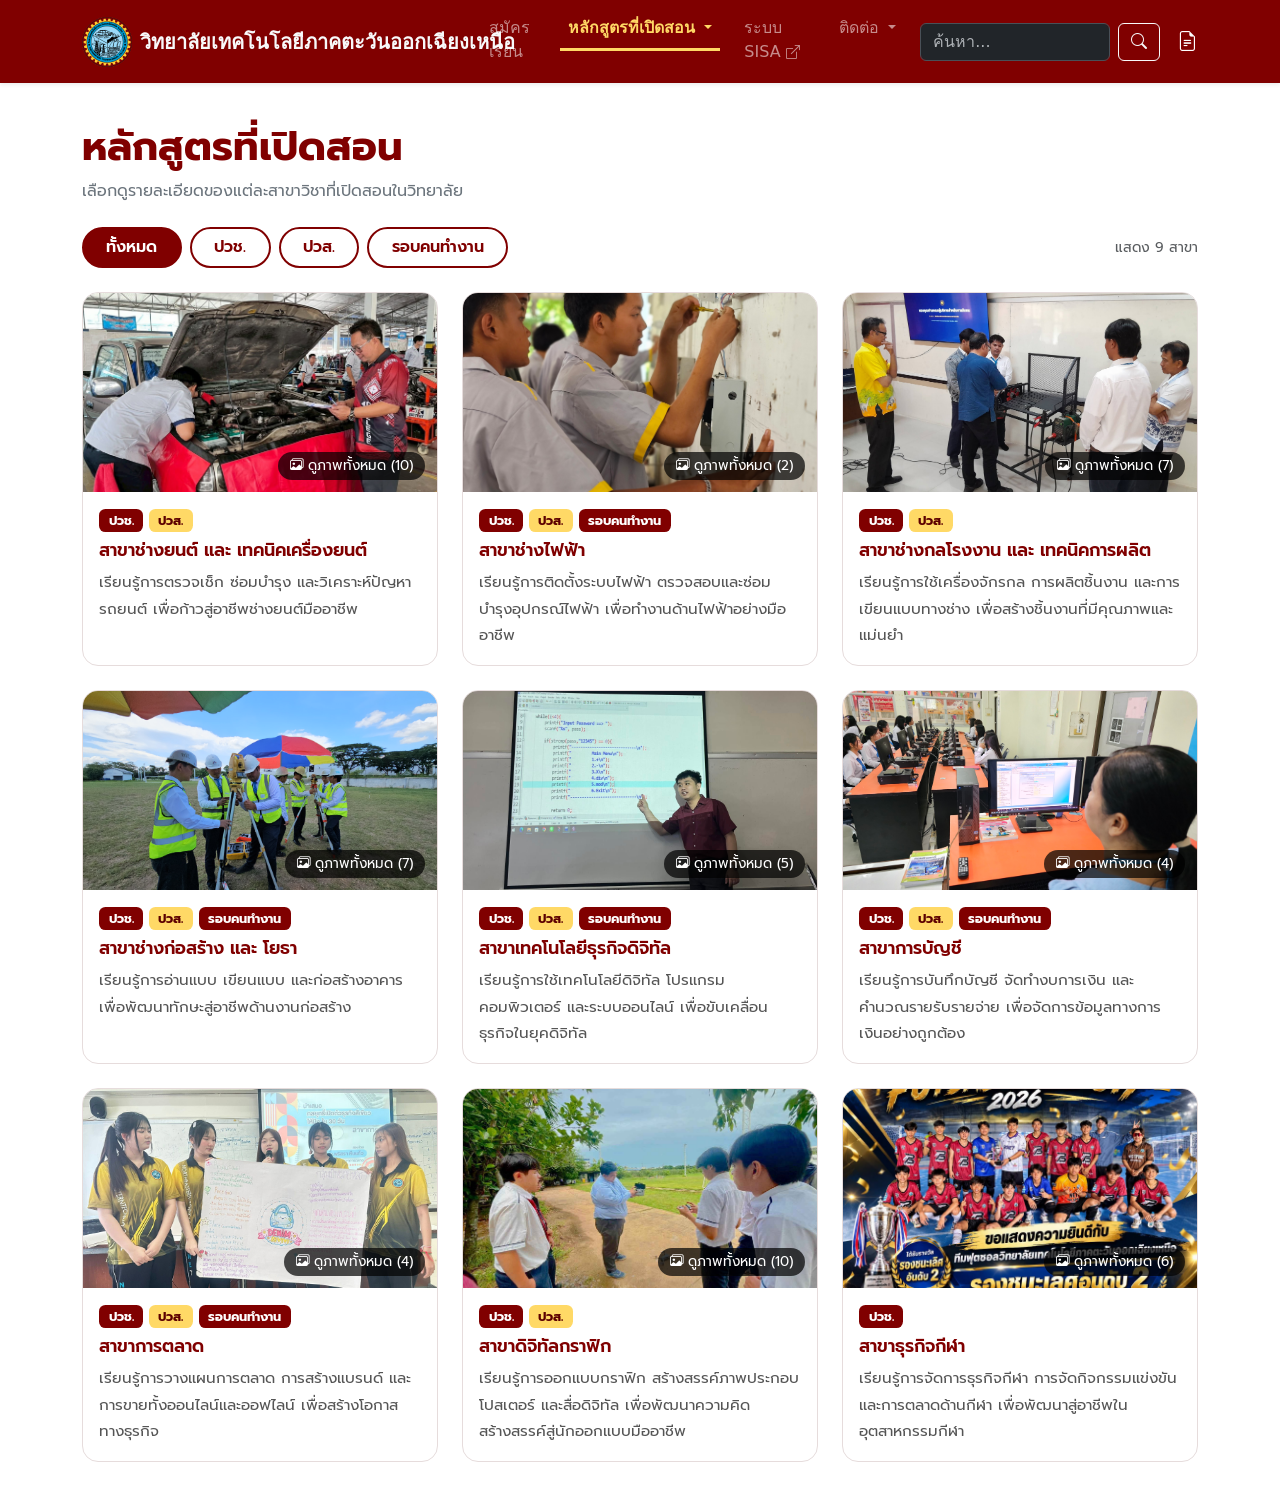
<file: class.html>
<!DOCTYPE html>
<html lang="th">
<head>
  <meta charset="UTF-8">
  <meta name="viewport" content="width=device-width, initial-scale=1">
  <title>หลักสูตรที่เปิดสอน | วิทยาลัยเทคโนโลยีภาคตะวันออกเฉียงเหนือ</title>
  <link href="https://cdn.jsdelivr.net/npm/bootstrap@5.3.3/dist/css/bootstrap.min.css" rel="stylesheet">
  <link href="https://cdn.jsdelivr.net/npm/bootstrap-icons@1.11.3/font/bootstrap-icons.min.css" rel="stylesheet">
  <link href="https://fonts.googleapis.com/css2?family=Prompt:wght@400;500;600;700&display=swap" rel="stylesheet">

  <style>
    /* ใช้ฟอนต์ Prompt เฉพาะเนื้อหาหน้า (ไม่รวม navbar) */
main,
#viewerModal {
  font-family: 'Prompt', sans-serif;
  font-weight: 400;
}
main button,
main input,
#viewerModal button {
  font-family: inherit;
}

    /* ===== navbar: จุดเด่นของลิงก์ที่ active ===== */
    .navbar .nav-link { border-bottom: 3px solid transparent; transition: all .2s; }
    .navbar .nav-link:hover { color: #ffd966; }
    .navbar .nav-link.active {
      color: #ffd966 !important;
      font-weight: 600;
      border-bottom: 3px solid #ffd966;
    }

    /* ===== หัวข้อหน้า ===== */
    .page-head { margin: 2.5rem 0 1.5rem; }
    .page-head h1 { color: #800000; font-weight: 700; }
    .page-head p  { color: #6c757d; margin-bottom: 0; }

    /* ===== แท็บสลับระหว่างหน้าระดับ ===== */
    .level-tabs a {
      display: inline-block;
      border: 2px solid #800000;
      border-radius: 2rem;
      padding: .4rem 1.4rem;
      font-weight: 600;
      color: #800000;
      text-decoration: none;
      transition: all .2s;
    }
    .level-tabs a:hover { background: #f6eaea; }
    .level-tabs a.active { background: #800000; color: #fff; }
    .level-tabs a:focus-visible { outline: 3px solid #ffd966; outline-offset: 2px; }

    /* ===== การ์ดสาขา ===== */
    .major-card {
      border: 1px solid #e6dcdc;
      border-radius: 1rem;
      overflow: hidden;
      transition: box-shadow .2s, transform .2s;
    }
    .major-card:hover {
      box-shadow: 0 .5rem 1.25rem rgba(128, 0, 0, .15);
      transform: translateY(-3px);
    }

    /* ภาพปกในการ์ด (คลิกเพื่อดูภาพทั้งหมด) */
    .cover-btn {
      position: relative;
      display: block;
      width: 100%;
      padding: 0;
      border: 0;
      background: #efe6e6;
      cursor: pointer;
      overflow: hidden;
    }
    .cover-btn img {
      display: block;
      width: 100%;
      height: auto;
      aspect-ratio: 16 / 9;   /* ปรับสัดส่วนภาพตรงนี้ */
      object-fit: cover;
      object-position: center;
      transition: transform .3s;
    }
    .cover-btn:hover img { transform: scale(1.04); }
    .cover-btn:focus-visible { outline: 3px solid #ffd966; outline-offset: -3px; }
    .cover-badge {
      position: absolute;
      right: .75rem;
      bottom: .75rem;
      background: rgba(0, 0, 0, .7);
      color: #fff;
      border-radius: 2rem;
      padding: .25rem .75rem;
      font-size: .85rem;
    }

    /* หน้าต่างดูภาพใหญ่ */
    #viewerModal .carousel-item img {
      width: 100%;
      max-height: 78vh;
      object-fit: contain;
      background: #000;
    }

    /* ป้ายระดับในการ์ด */
    .level-tag {
      display: inline-block;
      border-radius: .4rem;
      padding: .1rem .6rem;
      font-size: .8rem;
      font-weight: 700;
      margin-right: .35rem;
    }
    .level-tag.vc  { background: #800000; color: #fff; }
    .level-tag.hvc { background: #ffd966; color: #5c0000; }

    .major-card .card-title { color: #800000; font-weight: 600; font-size: 1.1rem; }
    .major-card .card-text  { color: #555; line-height: 1.75; font-size: .95rem; }
  </style>
  <link href="./assets/site.css" rel="stylesheet">
</head>
<body>

<!-- ===== NAVBAR หลัก ===== -->
<nav class="navbar navbar-expand-lg shadow-sm" data-bs-theme="dark" style="background-color: #800000;">
  <div class="container">

    <a class="navbar-brand d-flex align-items-center" href="firstpage.html">
      <img src="./assets/images/Logo-NET.png" alt="Logo" height="50" class="me-2">
      <span class="fw-semibold text-light">วิทยาลัยเทคโนโลยีภาคตะวันออกเฉียงเหนือ</span>
    </a>

    <button class="navbar-toggler" type="button"
            data-bs-toggle="collapse" data-bs-target="#mainNav"
            aria-controls="mainNav" aria-expanded="false" aria-label="Toggle navigation">
      <span class="navbar-toggler-icon"></span>
    </button>

    <div class="collapse navbar-collapse" id="mainNav">

      <ul class="navbar-nav ms-auto mb-2 mb-lg-0 gap-lg-3">
        <li class="nav-item"><a class="nav-link" href="register.html">สมัครเรียน</a></li>

        <li class="nav-item dropdown">
          <a class="nav-link dropdown-toggle" href="class.html" role="button" data-bs-toggle="dropdown" aria-expanded="false">
            หลักสูตรที่เปิดสอน
          </a>
          <ul class="dropdown-menu">
            <li><a class="dropdown-item" href="class.html">ทั้งหมด</a></li>
            <li><a class="dropdown-item" href="class2.html">ระดับ ปวส.</a></li>
            <li><a class="dropdown-item" href="class1.html">ระดับ ปวช.</a></li>
            <li><a class="dropdown-item" href="class3.html">รอบคนทำงาน</a></li>
          </ul>
        </li>

        <li class="nav-item">
          <a class="nav-link" href="https://netc.sisacloud.com/" target="_blank" rel="noopener noreferrer">
            ระบบ SISA <i class="bi bi-box-arrow-up-right small"></i>
          </a>
        </li>

        <li class="nav-item dropdown">
          <a class="nav-link dropdown-toggle" href="about.html" role="button" data-bs-toggle="dropdown" aria-expanded="false">
            ติดต่อ
          </a>
          <ul class="dropdown-menu">
            <li><a class="dropdown-item" href="about.html">ที่ตั้งและการติดต่อ</a></li>
            <li><a class="dropdown-item" href="https://www.facebook.com/messages/t/209337135889087" target="_blank" rel="noopener noreferrer">Facebook Messenger</a></li>
            <li><a class="dropdown-item" href="https://line.me/R/ti/p/@228bjrld?oat_content=url" target="_blank" rel="noopener noreferrer">LineOA</a></li>
          </ul>
        </li>
      </ul>

      <form class="d-flex mx-lg-3 mb-2 mb-lg-0" role="search">
        <input class="form-control me-2" type="search" placeholder="ค้นหา..." aria-label="Search">
        <button class="btn btn-outline-light" type="submit"><i class="bi bi-search"></i></button>
      </form>

      <div class="d-flex align-items-center gap-3 fs-5">
        <div class="dropdown">
          <button class="btn btn-link text-white p-0 fs-5" type="button"
                  data-bs-toggle="dropdown" aria-expanded="false" title="เอกสารดาวน์โหลด">
            <i class="bi bi-file-earmark-text"></i>
          </button>
          <ul class="dropdown-menu dropdown-menu-end">
            <li><h6 class="dropdown-header">เอกสารดาวน์โหลด</h6></li>
            <li><a class="dropdown-item" href="https://drive.google.com/drive/folders/1XTFbJcsvLQjKqA91GMtvhPvzMCY0NXLR?usp=sharing" target="_blank" rel="noopener noreferrer">
               <i class="bi bi-file-earmark-pdf me-2"></i>เอกสารนักศึกษา</a></li>
            <li><a class="dropdown-item" href="https://drive.google.com/drive/folders/1V5HM08kMsxBm9rwfMmq0HdB7_y5Mnrms?usp=sharing" target="_blank" rel="noopener noreferrer">
               <i class="bi bi-file-earmark-pdf me-2"></i>เอกสารครู-บุคลากร</a></li>
          </ul>
        </div>
      </div>

    </div>
  </div>
</nav>

<!-- ===== เนื้อหาหน้า ===== -->
<main class="container pb-5">

  <div class="page-head">
    <h1>หลักสูตรที่เปิดสอน</h1>
    <p>เลือกดูรายละเอียดของแต่ละสาขาวิชาที่เปิดสอนในวิทยาลัย</p>
  </div>

  <!-- แท็บสลับหน้า -->
  <div class="d-flex flex-wrap align-items-center gap-2 mb-4">
    <nav class="level-tabs d-flex flex-wrap gap-2" aria-label="เลือกระดับ">
      <a href="class.html" class="active" aria-current="page">ทั้งหมด</a>
      <a href="class1.html">ปวช.</a>
      <a href="class2.html">ปวส.</a>
      <a href="class3.html">รอบคนทำงาน</a>
    </nav>
    <span class="ms-md-auto text-muted small" id="filterCount"></span>
  </div>

  <!-- การ์ดทั้ง 9 สาขา ถูกสร้างจากข้อมูลด้านล่าง -->
  <div class="row row-cols-1 row-cols-md-2 row-cols-lg-3 g-4" id="majorGrid"></div>

</main>

<!-- ===== หน้าต่างดูภาพใหญ่ (ใช้ร่วมกันทุกสาขา) ===== -->
<div class="modal fade" id="viewerModal" tabindex="-1" aria-labelledby="viewerTitle" aria-hidden="true">
  <div class="modal-dialog modal-xl modal-dialog-centered">
    <div class="modal-content bg-dark text-white">
      <div class="modal-header border-secondary">
        <h2 class="modal-title fs-5" id="viewerTitle"></h2>
        <span class="ms-3 small text-white-50" id="viewerCount"></span>
        <button type="button" class="btn-close btn-close-white ms-auto" data-bs-dismiss="modal" aria-label="ปิด"></button>
      </div>
      <div class="modal-body p-0">
        <div id="viewerCarousel" class="carousel slide">
          <div class="carousel-inner" id="viewerInner"></div>
          <button class="carousel-control-prev" type="button" data-bs-target="#viewerCarousel" data-bs-slide="prev">
            <span class="carousel-control-prev-icon" aria-hidden="true"></span>
            <span class="visually-hidden">ก่อนหน้า</span>
          </button>
          <button class="carousel-control-next" type="button" data-bs-target="#viewerCarousel" data-bs-slide="next">
            <span class="carousel-control-next-icon" aria-hidden="true"></span>
            <span class="visually-hidden">ถัดไป</span>
          </button>
        </div>
      </div>
    </div>
  </div>
</div>

<script src="https://cdn.jsdelivr.net/npm/bootstrap@5.3.3/dist/js/bootstrap.bundle.min.js"></script>
<script>
  /* =====================================================
     ข้อมูล 9 สาขา  (แก้ข้อมูลเฉพาะตรงนี้)
     - name   : ชื่อสาขา
     - levels : ระดับที่เปิดรับ  ["ปวช."]  หรือ  ["ปวส."]  หรือทั้งคู่  ["ปวช.", "ปวส."]
     - images : รายชื่อภาพสไลด์ของสาขานั้น (ใส่กี่รูปก็ได้)
     - desc   : คำอธิบายการเรียนของสาขานี้
     ===================================================== */

  const majors = [
    {
      name: "สาขาช่างยนต์ และ เทคนิคเครื่องยนต์",
      levels: ["ปวช.", "ปวส."],
      images: ["class-images/car1.jpg", "class-images/car2.jpg", "class-images/car3.jpg","class-images/car4.jpg","class-images/car5.jpg","class-images/car6.jpg",
                   "class-images/car7.jpg","class-images/car8.jpg","class-images/car10.jpg","class-images/car9.jpg"],
          desc: "เรียนรู้การตรวจเช็ก ซ่อมบำรุง และวิเคราะห์ปัญหารถยนต์ เพื่อก้าวสู่อาชีพช่างยนต์มืออาชีพ"
    },
    {
      name: "สาขาช่างไฟฟ้า",
      levels: ["ปวช.", "ปวส.", "รอบคนทำงาน"],
      images: ["class-images/elec1.jpg", "class-images/elec4.jpg",],
          desc: "เรียนรู้การติดตั้งระบบไฟฟ้า ตรวจสอบและซ่อมบำรุงอุปกรณ์ไฟฟ้า เพื่อทำงานด้านไฟฟ้าอย่างมืออาชีพ"
    },
    {
      name: "สาขาช่างกลโรงงาน และ เทคนิคการผลิต",
      levels: ["ปวช.", "ปวส."],
       images: ["class-images/chk1.jpg", "class-images/chk2.jpg", "class-images/chk3.jpg","class-images/chk4.jpg","class-images/chk5.jpg",
                   "class-images/chk6.jpg","class-images/chk7.jpg",],
          desc: "เรียนรู้การใช้เครื่องจักรกล การผลิตชิ้นงาน และการเขียนแบบทางช่าง เพื่อสร้างชิ้นงานที่มีคุณภาพและแม่นยำ"
    },
    {
      name: "สาขาช่างก่อสร้าง และ โยธา",
      levels: ["ปวช.", "ปวส.", "รอบคนทำงาน"],
      images: ["class-images/build1.jpg", "class-images/build2.jpg", "class-images/build3.jpg","class-images/build4.jpg","class-images/build5.jpg",
                   "class-images/build6.jpg","class-images/build7.jpg",],
          desc: "เรียนรู้การอ่านแบบ เขียนแบบ และก่อสร้างอาคาร เพื่อพัฒนาทักษะสู่อาชีพด้านงานก่อสร้าง"
    },
    {
      name: "สาขาเทคโนโลยีธุรกิจดิจิทัล",
      levels: ["ปวช.", "ปวส.", "รอบคนทำงาน"],
      images: ["class-images/code1.jpg", "class-images/code2.jpg", "class-images/code3.jpg","class-images/code4.jpg","class-images/code5.jpg",],
          desc: "เรียนรู้การใช้เทคโนโลยีดิจิทัล โปรแกรมคอมพิวเตอร์ และระบบออนไลน์ เพื่อขับเคลื่อนธุรกิจในยุคดิจิทัล"
    },
    {
      name: "สาขาการบัญชี",
      levels: ["ปวช.", "ปวส.", "รอบคนทำงาน"],
      images: ["class-images/money1.jpg", "class-images/money2.jpg","class-images/money3.jpg","class-images/money4.jpg"],
          desc: "เรียนรู้การบันทึกบัญชี จัดทำงบการเงิน และคำนวณรายรับรายจ่าย เพื่อจัดการข้อมูลทางการเงินอย่างถูกต้อง"
    },
    {
      name: "สาขาการตลาด",
      levels: ["ปวช.", "ปวส.", "รอบคนทำงาน"],
       images: ["class-images/marketing3.jpg", "class-images/marketing4.jpg", "class-images/marketing5.jpg", "class-images/marketing6.jpg"],
          desc: "เรียนรู้การวางแผนการตลาด การสร้างแบรนด์ และการขายทั้งออนไลน์และออฟไลน์ เพื่อสร้างโอกาสทางธุรกิจ"
    },
    {
      name: "สาขาดิจิทัลกราฟิก",
      levels: ["ปวช.", "ปวส."],
       images: ["class-images/cg1.jpg", "class-images/cg2.jpg","class-images/cg3.jpg","class-images/cg4.jpg","class-images/cg5.jpg",
                   "class-images/cg6.jpg","class-images/cg7.jpg", "class-images/cg8.jpg","class-images/cg9.jpg","class-images/cg13.jpg",
          ],
          desc: "เรียนรู้การออกแบบกราฟิก สร้างสรรค์ภาพประกอบ โปสเตอร์ และสื่อดิจิทัล เพื่อพัฒนาความคิดสร้างสรรค์สู่นักออกแบบมืออาชีพ"
    },
    {
      name: "สาขาธุรกิจกีฬา",
      levels: ["ปวช."],
      images: ["class-images/sport2.jpg", "class-images/sport1.jpg", "class-images/sport3.jpg", "class-images/sport4.jpg", "class-images/sport5.jpg", "class-images/sport6.jpg"],
          desc: "เรียนรู้การจัดการธุรกิจกีฬา การจัดกิจกรรมแข่งขัน และการตลาดด้านกีฬา เพื่อพัฒนาสู่อาชีพในอุตสาหกรรมกีฬา"
    }
  ];

  /* ภาพสำรอง: ถ้าหาไฟล์ภาพไม่เจอ จะแสดงกรอบสีชมพูอ่อนแทน */
  const fallback = "data:image/svg+xml;utf8," + encodeURIComponent(
    '<svg xmlns="http://www.w3.org/2000/svg" width="800" height="450">' +
    '<rect width="100%" height="100%" fill="#efe6e6"/>' +
    '<text x="50%" y="50%" fill="#800000" font-size="28" text-anchor="middle" ' +
    'dominant-baseline="middle" font-family="sans-serif">ใส่ภาพที่นี่</text></svg>'
  );

  /* สร้างการ์ดแต่ละใบ (แสดงภาพแรกเป็นภาพปก) */
  const grid = document.getElementById("majorGrid");

  majors.forEach((m, i) => {
    const n = m.images.length;
    const tags = m.levels.map(l => `<span class="level-tag ${l === "ปวส." ? "hvc" : "vc"}">${l}</span>`).join("");
    const label = n > 1 ? `ดูภาพทั้งหมด (${n})` : "ดูภาพขยาย";

    grid.insertAdjacentHTML("beforeend", `
      <div class="col">
        <article class="card major-card h-100">
          <button type="button" class="cover-btn" data-index="${i}" aria-label="${label} ${m.name}">
            <img src="${m.images[0]}" alt="${m.name}" loading="lazy"
                 onerror="this.onerror=null;this.src='${fallback}'">
            <span class="cover-badge"><i class="bi bi-images me-1"></i>${label}</span>
          </button>
          <div class="card-body">
            <div class="mb-2">${tags}</div>
            <h3 class="card-title">${m.name}</h3>
            <p class="card-text mb-0">${m.desc}</p>
          </div>
        </article>
      </div>`);
  });

  /* แสดงจำนวนสาขาทั้งหมด */
  document.getElementById("filterCount").textContent = `แสดง ${majors.length} สาขา`;

  /* หน้าต่างดูภาพใหญ่ */
  const viewerEl = document.getElementById("viewerModal");
  const viewerCarousel = document.getElementById("viewerCarousel");
  const viewerInner = document.getElementById("viewerInner");
  const viewerTitle = document.getElementById("viewerTitle");
  const viewerCount = document.getElementById("viewerCount");
  const viewerArrows = viewerCarousel.querySelectorAll(".carousel-control-prev, .carousel-control-next");
  const viewer = new bootstrap.Modal(viewerEl);
  let total = 0;

  function openViewer(i) {
    const m = majors[i];
    total = m.images.length;
    viewerTitle.textContent = m.name;
    viewerCount.textContent = total > 1 ? `1 / ${total}` : "";
    viewerInner.innerHTML = "";

    m.images.forEach((src, k) => {
      const item = document.createElement("div");
      item.className = "carousel-item" + (k === 0 ? " active" : "");
      const img = document.createElement("img");
      img.src = src;
      img.alt = `${m.name} ภาพที่ ${k + 1}`;
      img.onerror = () => { img.onerror = null; img.src = fallback; };
      item.appendChild(img);
      viewerInner.appendChild(item);
    });

    viewerArrows.forEach(btn => btn.style.display = total > 1 ? "" : "none");
    viewer.show();
  }

  grid.addEventListener("click", e => {
    const btn = e.target.closest(".cover-btn");
    if (btn) openViewer(Number(btn.dataset.index));
  });

  viewerCarousel.addEventListener("slid.bs.carousel", e => {
    viewerCount.textContent = `${e.to + 1} / ${total}`;
  });

  /* ใส่ active ให้ลิงก์ของหน้าปัจจุบัน */
  const currentPage = location.pathname.split("/").pop();
  document.querySelectorAll("#mainNav .nav-link").forEach(link => {
    if (link.getAttribute("href") === currentPage) {
      link.classList.add("active");
      link.setAttribute("aria-current", "page");
    }
  });
</script>
<script src="./assets/site.js"></script>
</body>
</html>
</file>
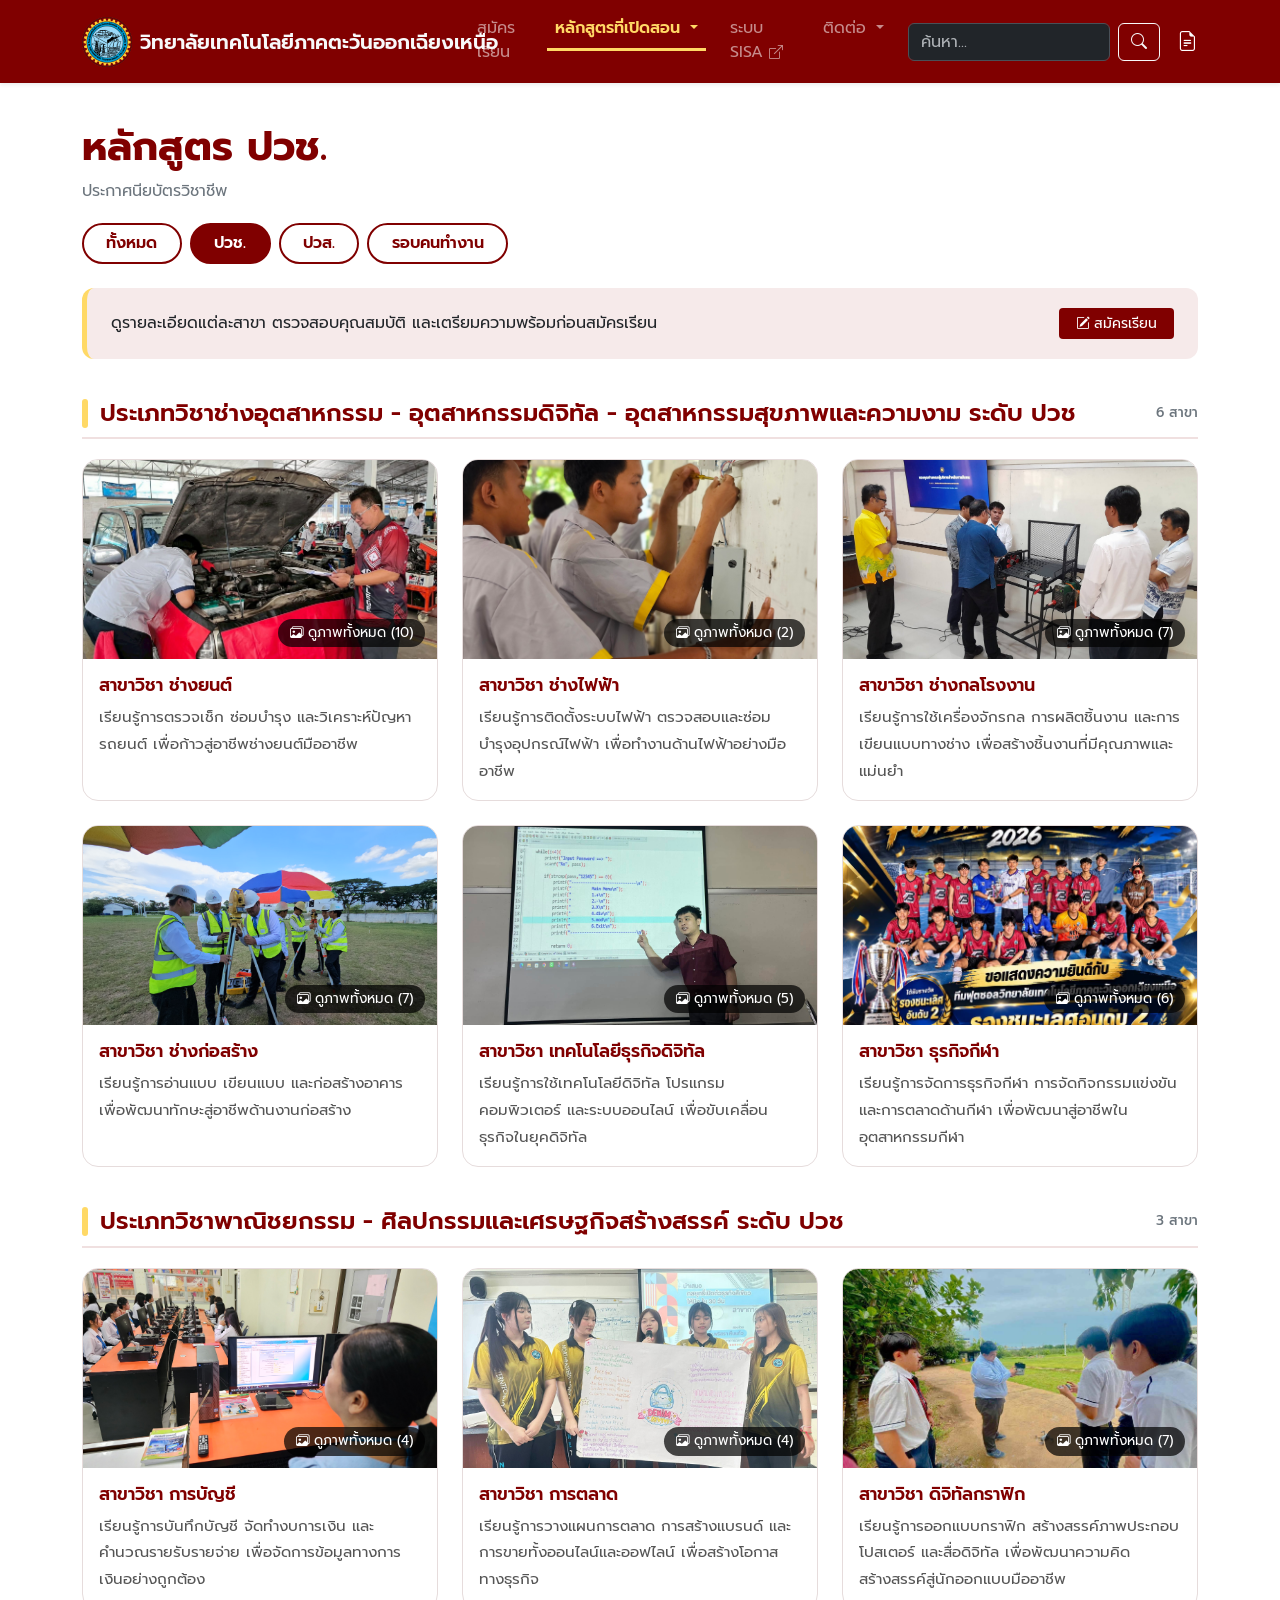
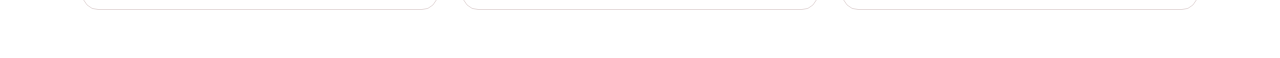
<file: class1.html>
<!DOCTYPE html>
<html lang="th">
<head>
  <meta charset="UTF-8">
  <meta name="viewport" content="width=device-width, initial-scale=1">
  <title>หลักสูตร ปวช. | วิทยาลัยเทคโนโลยีภาคตะวันออกเฉียงเหนือ</title>
  <link href="https://cdn.jsdelivr.net/npm/bootstrap@5.3.3/dist/css/bootstrap.min.css" rel="stylesheet">
  <link href="https://cdn.jsdelivr.net/npm/bootstrap-icons@1.11.3/font/bootstrap-icons.min.css" rel="stylesheet">
  <link href="https://fonts.googleapis.com/css2?family=Prompt:wght@400;500;600;700&display=swap" rel="stylesheet">

  <style>
    body { font-family: 'Prompt', sans-serif; font-weight: 400; }

    /* ===== navbar: จุดเด่นของลิงก์ที่ active ===== */
    .navbar .nav-link { border-bottom: 3px solid transparent; transition: all .2s; }
    .navbar .nav-link:hover { color: #ffd966; }
    .navbar .nav-link.active {
      color: #ffd966 !important;
      font-weight: 600;
      border-bottom: 3px solid #ffd966;
    }

    /* ===== หัวข้อหน้า ===== */
    .page-head { margin: 2.5rem 0 1.25rem; }
    .page-head h1 { color: #800000; font-weight: 700; }
    .page-head p  { color: #6c757d; margin-bottom: 0; }

    /* แท็บสลับระหว่างหน้าระดับ */
    .level-tabs a {
      display: inline-block;
      border: 2px solid #800000;
      border-radius: 2rem;
      padding: .4rem 1.4rem;
      font-weight: 600;
      color: #800000;
      text-decoration: none;
      transition: all .2s;
    }
    .level-tabs a:hover { background: #f6eaea; }
    .level-tabs a.active { background: #800000; color: #fff; }
    .level-tabs a:focus-visible { outline: 3px solid #ffd966; outline-offset: 2px; }

    /* กล่องแนะนำระดับ */
    .level-intro {
      background: #f6eaea;
      border-left: 5px solid #ffd966;
      border-radius: .75rem;
      padding: 1.25rem 1.5rem;
    }

    /* ===== หัวข้อแผนกวิชา ===== */
    .dept-section { margin-top: 2.5rem; }
    .dept-title {
      display: flex;
      align-items: center;
      gap: .75rem;
      font-size: 1.5rem;
      font-weight: 600;
      color: #800000;
      margin-bottom: 1.25rem;
      padding-bottom: .6rem;
      border-bottom: 2px solid #f0e0e0;
    }
    .dept-title::before {
      content: "";
      width: 6px;
      height: 1.8rem;
      background: #ffd966;
      border-radius: 3px;
    }
    .dept-count {
      margin-left: auto;
      font-size: .85rem;
      font-weight: 500;
      color: #6c757d;
    }

    /* ===== การ์ดสาขา ===== */
    .major-card {
      border: 1px solid #e6dcdc;
      border-radius: 1rem;
      overflow: hidden;
      transition: box-shadow .2s, transform .2s;
    }
    .major-card:hover {
      box-shadow: 0 .5rem 1.25rem rgba(128, 0, 0, .15);
      transform: translateY(-3px);
    }

    .cover-btn {
      position: relative;
      display: block;
      width: 100%;
      padding: 0;
      border: 0;
      background: #efe6e6;
      cursor: pointer;
      overflow: hidden;
    }
    .cover-btn img {
      display: block;
      width: 100%;
      height: auto;
      aspect-ratio: 16 / 9;
      object-fit: cover;
      object-position: center;
      transition: transform .3s;
    }
    .cover-btn:hover img { transform: scale(1.04); }
    .cover-btn:focus-visible { outline: 3px solid #ffd966; outline-offset: -3px; }
    .cover-badge {
      position: absolute;
      right: .75rem;
      bottom: .75rem;
      background: rgba(0, 0, 0, .7);
      color: #fff;
      border-radius: 2rem;
      padding: .25rem .75rem;
      font-size: .85rem;
    }

    #viewerModal .carousel-item img {
      width: 100%;
      max-height: 78vh;
      object-fit: contain;
      background: #000;
    }

    .major-card .card-title { color: #800000; font-weight: 600; font-size: 1.1rem; }
    .major-card .card-text  { color: #555; line-height: 1.75; font-size: .95rem; }
  </style>
  <link href="./assets/site.css" rel="stylesheet">
</head>
<body>

<!-- ===== NAVBAR หลัก ===== -->
<nav class="navbar navbar-expand-lg shadow-sm" data-bs-theme="dark" style="background-color: #800000;">
  <div class="container">

    <a class="navbar-brand d-flex align-items-center" href="firstpage.html">
      <img src="./assets/images/Logo-NET.png" alt="Logo" height="50" class="me-2">
      <span class="fw-semibold text-light">วิทยาลัยเทคโนโลยีภาคตะวันออกเฉียงเหนือ</span>
    </a>

    <button class="navbar-toggler" type="button"
            data-bs-toggle="collapse" data-bs-target="#mainNav"
            aria-controls="mainNav" aria-expanded="false" aria-label="Toggle navigation">
      <span class="navbar-toggler-icon"></span>
    </button>

    <div class="collapse navbar-collapse" id="mainNav">

      <ul class="navbar-nav ms-auto mb-2 mb-lg-0 gap-lg-3">
        <li class="nav-item"><a class="nav-link" href="register.html">สมัครเรียน</a></li>

        <li class="nav-item dropdown">
          <a class="nav-link dropdown-toggle" href="class.html" role="button" data-bs-toggle="dropdown" aria-expanded="false">
            หลักสูตรที่เปิดสอน
          </a>
          <ul class="dropdown-menu">
            <li><a class="dropdown-item" href="class.html">ทั้งหมด</a></li>
            <li><a class="dropdown-item" href="class2.html">ระดับ ปวส.</a></li>
            <li><a class="dropdown-item" href="class1.html">ระดับ ปวช.</a></li>
            <li><a class="dropdown-item" href="class3.html">รอบคนทำงาน</a></li>
          </ul>
        </li>

        <li class="nav-item">
          <a class="nav-link" href="https://netc.sisacloud.com/" target="_blank" rel="noopener noreferrer">
            ระบบ SISA <i class="bi bi-box-arrow-up-right small"></i>
          </a>
        </li>

        <li class="nav-item dropdown">
          <a class="nav-link dropdown-toggle" href="about.html" role="button" data-bs-toggle="dropdown" aria-expanded="false">
            ติดต่อ
          </a>
          <ul class="dropdown-menu">
            <li><a class="dropdown-item" href="about.html">ที่ตั้งและการติดต่อ</a></li>
            <li><a class="dropdown-item" href="https://www.facebook.com/messages/t/209337135889087" target="_blank" rel="noopener noreferrer">Facebook Messenger</a></li>
            <li><a class="dropdown-item" href="https://line.me/R/ti/p/@228bjrld?oat_content=url" target="_blank" rel="noopener noreferrer">LineOA</a></li>
          </ul>
        </li>
      </ul>

      <form class="d-flex mx-lg-3 mb-2 mb-lg-0" role="search">
        <input class="form-control me-2" type="search" placeholder="ค้นหา..." aria-label="Search">
        <button class="btn btn-outline-light" type="submit"><i class="bi bi-search"></i></button>
      </form>

      <div class="d-flex align-items-center gap-3 fs-5">
        <div class="dropdown">
          <button class="btn btn-link text-white p-0 fs-5" type="button"
                  data-bs-toggle="dropdown" aria-expanded="false" title="เอกสารดาวน์โหลด">
            <i class="bi bi-file-earmark-text"></i>
          </button>
          <ul class="dropdown-menu dropdown-menu-end">
            <li><h6 class="dropdown-header">เอกสารดาวน์โหลด</h6></li>
            <li><a class="dropdown-item" href="https://drive.google.com/drive/folders/1XTFbJcsvLQjKqA91GMtvhPvzMCY0NXLR?usp=sharing" target="_blank" rel="noopener noreferrer">
               <i class="bi bi-file-earmark-pdf me-2"></i>เอกสารนักศึกษา</a></li>
            <li><a class="dropdown-item" href="https://drive.google.com/drive/folders/1V5HM08kMsxBm9rwfMmq0HdB7_y5Mnrms?usp=sharing" target="_blank" rel="noopener noreferrer">
               <i class="bi bi-file-earmark-pdf me-2"></i>เอกสารครู-บุคลากร</a></li>
          </ul>
        </div>
      </div>

    </div>
  </div>
</nav>

<!-- ===== เนื้อหาหน้า ===== -->
<main class="container pb-5">

  <div class="page-head">
    <h1>หลักสูตร ปวช.</h1>
    <p>ประกาศนียบัตรวิชาชีพ</p>
  </div>

  <!-- แท็บสลับหน้า -->
  <nav class="level-tabs d-flex flex-wrap gap-2 mb-4" aria-label="เลือกระดับ">
    <a href="class.html">ทั้งหมด</a>
    <a href="class1.html" class="active" aria-current="page">ปวช.</a>
    <a href="class2.html">ปวส.</a>
    <a href="class3.html">รอบคนทำงาน</a>
  </nav>

  <!-- กล่องแนะนำระดับ (แก้ข้อความตรงนี้) -->
  <div class="level-intro mb-2 d-flex flex-wrap align-items-center justify-content-between gap-3">
    <p class="mb-0">ดูรายละเอียดแต่ละสาขา ตรวจสอบคุณสมบัติ และเตรียมความพร้อมก่อนสมัครเรียน</p>
    <a href="register.html" class="btn btn-sm text-white px-3" style="background:#800000;">
      <i class="bi bi-pencil-square me-1"></i>สมัครเรียน
    </a>
  </div>

  <!-- แผนกวิชาทั้งหมด ถูกสร้างจากข้อมูลด้านล่าง -->
  <div id="deptContainer"></div>

</main>

<!-- ===== หน้าต่างดูภาพใหญ่ ===== -->
<div class="modal fade" id="viewerModal" tabindex="-1" aria-labelledby="viewerTitle" aria-hidden="true">
  <div class="modal-dialog modal-xl modal-dialog-centered">
    <div class="modal-content bg-dark text-white">
      <div class="modal-header border-secondary">
        <h2 class="modal-title fs-5" id="viewerTitle"></h2>
        <span class="ms-3 small text-white-50" id="viewerCount"></span>
        <button type="button" class="btn-close btn-close-white ms-auto" data-bs-dismiss="modal" aria-label="ปิด"></button>
      </div>
      <div class="modal-body p-0">
        <div id="viewerCarousel" class="carousel slide">
          <div class="carousel-inner" id="viewerInner"></div>
          <button class="carousel-control-prev" type="button" data-bs-target="#viewerCarousel" data-bs-slide="prev">
            <span class="carousel-control-prev-icon" aria-hidden="true"></span>
            <span class="visually-hidden">ก่อนหน้า</span>
          </button>
          <button class="carousel-control-next" type="button" data-bs-target="#viewerCarousel" data-bs-slide="next">
            <span class="carousel-control-next-icon" aria-hidden="true"></span>
            <span class="visually-hidden">ถัดไป</span>
          </button>
        </div>
      </div>
    </div>
  </div>
</div>

<script src="https://cdn.jsdelivr.net/npm/bootstrap@5.3.3/dist/js/bootstrap.bundle.min.js"></script>
<script>
  /* =====================================================
     ข้อมูลแผนกวิชาของระดับ ปวช.  (แก้ข้อมูลเฉพาะตรงนี้)

     departments = รายการแผนกวิชา
       - title   : ชื่อแผนกวิชา (เป็นหัวข้อใหญ่)
       - majors  : รายการสาขาในแผนกนั้น (แนะนำแผนกละ 3 สาขา)
           - name   : ชื่อสาขา
           - images : รายชื่อภาพ (ภาพแรก = ภาพปก, ใส่กี่รูปก็ได้)
           - desc   : คำอธิบายการเรียน

     เพิ่มแผนก  : คัดลอกก้อน { title: ..., majors: [...] }, ไปต่อท้าย
     เพิ่มสาขา  : คัดลอกก้อน { name: ..., images: ..., desc: ... }, ในแผนกนั้น
     ===================================================== */
  const departments = [
    {
      title: "ประเภทวิชาช่างอุตสาหกรรม - อุตสาหกรรมดิจิทัล - อุตสาหกรรมสุขภาพและความงาม ระดับ ปวช",
      majors: [
        {
          name: "สาขาวิชา ช่างยนต์  ",
          images: ["class-images/car1.jpg", "class-images/car2.jpg", "class-images/car3.jpg","class-images/car4.jpg","class-images/car5.jpg","class-images/car6.jpg",
                   "class-images/car7.jpg","class-images/car8.jpg","class-images/car10.jpg","class-images/car9.jpg"],
          desc: "เรียนรู้การตรวจเช็ก ซ่อมบำรุง และวิเคราะห์ปัญหารถยนต์ เพื่อก้าวสู่อาชีพช่างยนต์มืออาชีพ"
        },
        {
          name: "สาขาวิชา ช่างไฟฟ้า",
          images: ["class-images/elec1.jpg", "class-images/elec4.jpg",],
          desc: "เรียนรู้การติดตั้งระบบไฟฟ้า ตรวจสอบและซ่อมบำรุงอุปกรณ์ไฟฟ้า เพื่อทำงานด้านไฟฟ้าอย่างมืออาชีพ"
        },
        {
          name: "สาขาวิชา ช่างกลโรงงาน",
          images: ["class-images/chk1.jpg", "class-images/chk2.jpg", "class-images/chk3.jpg","class-images/chk4.jpg","class-images/chk5.jpg",
                   "class-images/chk6.jpg","class-images/chk7.jpg",],
          desc: "เรียนรู้การใช้เครื่องจักรกล การผลิตชิ้นงาน และการเขียนแบบทางช่าง เพื่อสร้างชิ้นงานที่มีคุณภาพและแม่นยำ"
        },
        {
          name: "สาขาวิชา ช่างก่อสร้าง",
          images: ["class-images/build1.jpg", "class-images/build2.jpg", "class-images/build3.jpg","class-images/build4.jpg","class-images/build5.jpg",
                   "class-images/build6.jpg","class-images/build7.jpg",],
          desc: "เรียนรู้การอ่านแบบ เขียนแบบ และก่อสร้างอาคาร เพื่อพัฒนาทักษะสู่อาชีพด้านงานก่อสร้าง"
        },
        {
          name: "สาขาวิชา เทคโนโลยีธุรกิจดิจิทัล",
          images: ["class-images/code1.jpg", "class-images/code2.jpg", "class-images/code3.jpg","class-images/code4.jpg","class-images/code5.jpg",],
          desc: "เรียนรู้การใช้เทคโนโลยีดิจิทัล โปรแกรมคอมพิวเตอร์ และระบบออนไลน์ เพื่อขับเคลื่อนธุรกิจในยุคดิจิทัล"
        },
        {
          name: "สาขาวิชา ธุรกิจกีฬา",
          images: ["class-images/sport2.jpg", "class-images/sport1.jpg", "class-images/sport3.jpg", "class-images/sport4.jpg", "class-images/sport5.jpg", "class-images/sport6.jpg"],
          desc: "เรียนรู้การจัดการธุรกิจกีฬา การจัดกิจกรรมแข่งขัน และการตลาดด้านกีฬา เพื่อพัฒนาสู่อาชีพในอุตสาหกรรมกีฬา"
        }
      ]
    },
    {
      title: "ประเภทวิชาพาณิชยกรรม - ศิลปกรรมและเศรษฐกิจสร้างสรรค์ ระดับ ปวช",
      majors: [
        {
          name: "สาขาวิชา การบัญชี",
          images: ["class-images/money1.jpg", "class-images/money2.jpg","class-images/money3.jpg","class-images/money4.jpg"],
          desc: "เรียนรู้การบันทึกบัญชี จัดทำงบการเงิน และคำนวณรายรับรายจ่าย เพื่อจัดการข้อมูลทางการเงินอย่างถูกต้อง"
        },
        {
          name: "สาขาวิชา การตลาด",
          images: ["class-images/marketing3.jpg", "class-images/marketing4.jpg", "class-images/marketing5.jpg", "class-images/marketing6.jpg"],
          desc: "เรียนรู้การวางแผนการตลาด การสร้างแบรนด์ และการขายทั้งออนไลน์และออฟไลน์ เพื่อสร้างโอกาสทางธุรกิจ"
        },
        {
          name: "สาขาวิชา ดิจิทัลกราฟิก",
          images: ["class-images/cg1.jpg", "class-images/cg2.jpg","class-images/cg3.jpg","class-images/cg4.jpg","class-images/cg5.jpg",
                   "class-images/cg6.jpg","class-images/cg13.jpg",
          ],
          desc: "เรียนรู้การออกแบบกราฟิก สร้างสรรค์ภาพประกอบ โปสเตอร์ และสื่อดิจิทัล เพื่อพัฒนาความคิดสร้างสรรค์สู่นักออกแบบมืออาชีพ"
        }
      ]
    }
      
    
  ];

  /* ภาพสำรอง: ถ้าหาไฟล์ภาพไม่เจอ จะแสดงกรอบสีชมพูอ่อนแทน */
  const fallback = "data:image/svg+xml;utf8," + encodeURIComponent(
    '<svg xmlns="http://www.w3.org/2000/svg" width="800" height="450">' +
    '<rect width="100%" height="100%" fill="#efe6e6"/>' +
    '<text x="50%" y="50%" fill="#800000" font-size="28" text-anchor="middle" ' +
    'dominant-baseline="middle" font-family="sans-serif">ใส่ภาพที่นี่</text></svg>'
  );

  /* รวมสาขาทุกแผนกเป็นรายการเดียว ไว้ให้หน้าต่างดูภาพใหญ่อ้างอิงด้วยเลขลำดับ */
  const allMajors = [];

  /* สร้างหัวข้อแผนก + การ์ดของแต่ละแผนก */
  const container = document.getElementById("deptContainer");

  departments.forEach(dept => {
    let cards = "";

    dept.majors.forEach(m => {
      const index = allMajors.push(m) - 1;
      const n = m.images.length;
      const label = n > 1 ? `ดูภาพทั้งหมด (${n})` : "ดูภาพขยาย";

      cards += `
        <div class="col">
          <article class="card major-card h-100">
            <button type="button" class="cover-btn" data-index="${index}" aria-label="${label} ${m.name}">
              <img src="${m.images[0]}" alt="${m.name}" loading="lazy"
                   onerror="this.onerror=null;this.src='${fallback}'">
              <span class="cover-badge"><i class="bi bi-images me-1"></i>${label}</span>
            </button>
            <div class="card-body">
              <h3 class="card-title">${m.name}</h3>
              <p class="card-text mb-0">${m.desc}</p>
            </div>
          </article>
        </div>`;
    });

    container.insertAdjacentHTML("beforeend", `
      <section class="dept-section">
        <h2 class="dept-title">
          ${dept.title}
          <span class="dept-count">${dept.majors.length} สาขา</span>
        </h2>
        <div class="row row-cols-1 row-cols-md-2 row-cols-lg-3 g-4">${cards}</div>
      </section>`);
  });

  /* หน้าต่างดูภาพใหญ่ */
  const viewerEl = document.getElementById("viewerModal");
  const viewerCarousel = document.getElementById("viewerCarousel");
  const viewerInner = document.getElementById("viewerInner");
  const viewerTitle = document.getElementById("viewerTitle");
  const viewerCount = document.getElementById("viewerCount");
  const viewerArrows = viewerCarousel.querySelectorAll(".carousel-control-prev, .carousel-control-next");
  const viewer = new bootstrap.Modal(viewerEl);
  let total = 0;

  function openViewer(i) {
    const m = allMajors[i];
    total = m.images.length;
    viewerTitle.textContent = m.name;
    viewerCount.textContent = total > 1 ? `1 / ${total}` : "";
    viewerInner.innerHTML = "";

    m.images.forEach((src, k) => {
      const item = document.createElement("div");
      item.className = "carousel-item" + (k === 0 ? " active" : "");
      const img = document.createElement("img");
      img.src = src;
      img.alt = `${m.name} ภาพที่ ${k + 1}`;
      img.onerror = () => { img.onerror = null; img.src = fallback; };
      item.appendChild(img);
      viewerInner.appendChild(item);
    });

    viewerArrows.forEach(btn => btn.style.display = total > 1 ? "" : "none");
    viewer.show();
  }

  container.addEventListener("click", e => {
    const btn = e.target.closest(".cover-btn");
    if (btn) openViewer(Number(btn.dataset.index));
  });

  viewerCarousel.addEventListener("slid.bs.carousel", e => {
    viewerCount.textContent = `${e.to + 1} / ${total}`;
  });

  /* ใส่ active ให้ลิงก์ของหน้าปัจจุบัน
     (หน้า class1.html, class2.html ให้ถือว่าเป็นหน้า "หลักสูตรที่เปิดสอน") */
  const currentPage = location.pathname.split("/").pop().replace(/^class\d+\.html$/, "class.html");
  document.querySelectorAll("#mainNav .nav-link").forEach(link => {
    if (link.getAttribute("href") === currentPage) {
      link.classList.add("active");
      link.setAttribute("aria-current", "page");
    }
  });
</script>
<script src="./assets/site.js"></script>
</body>
</html>
</file>
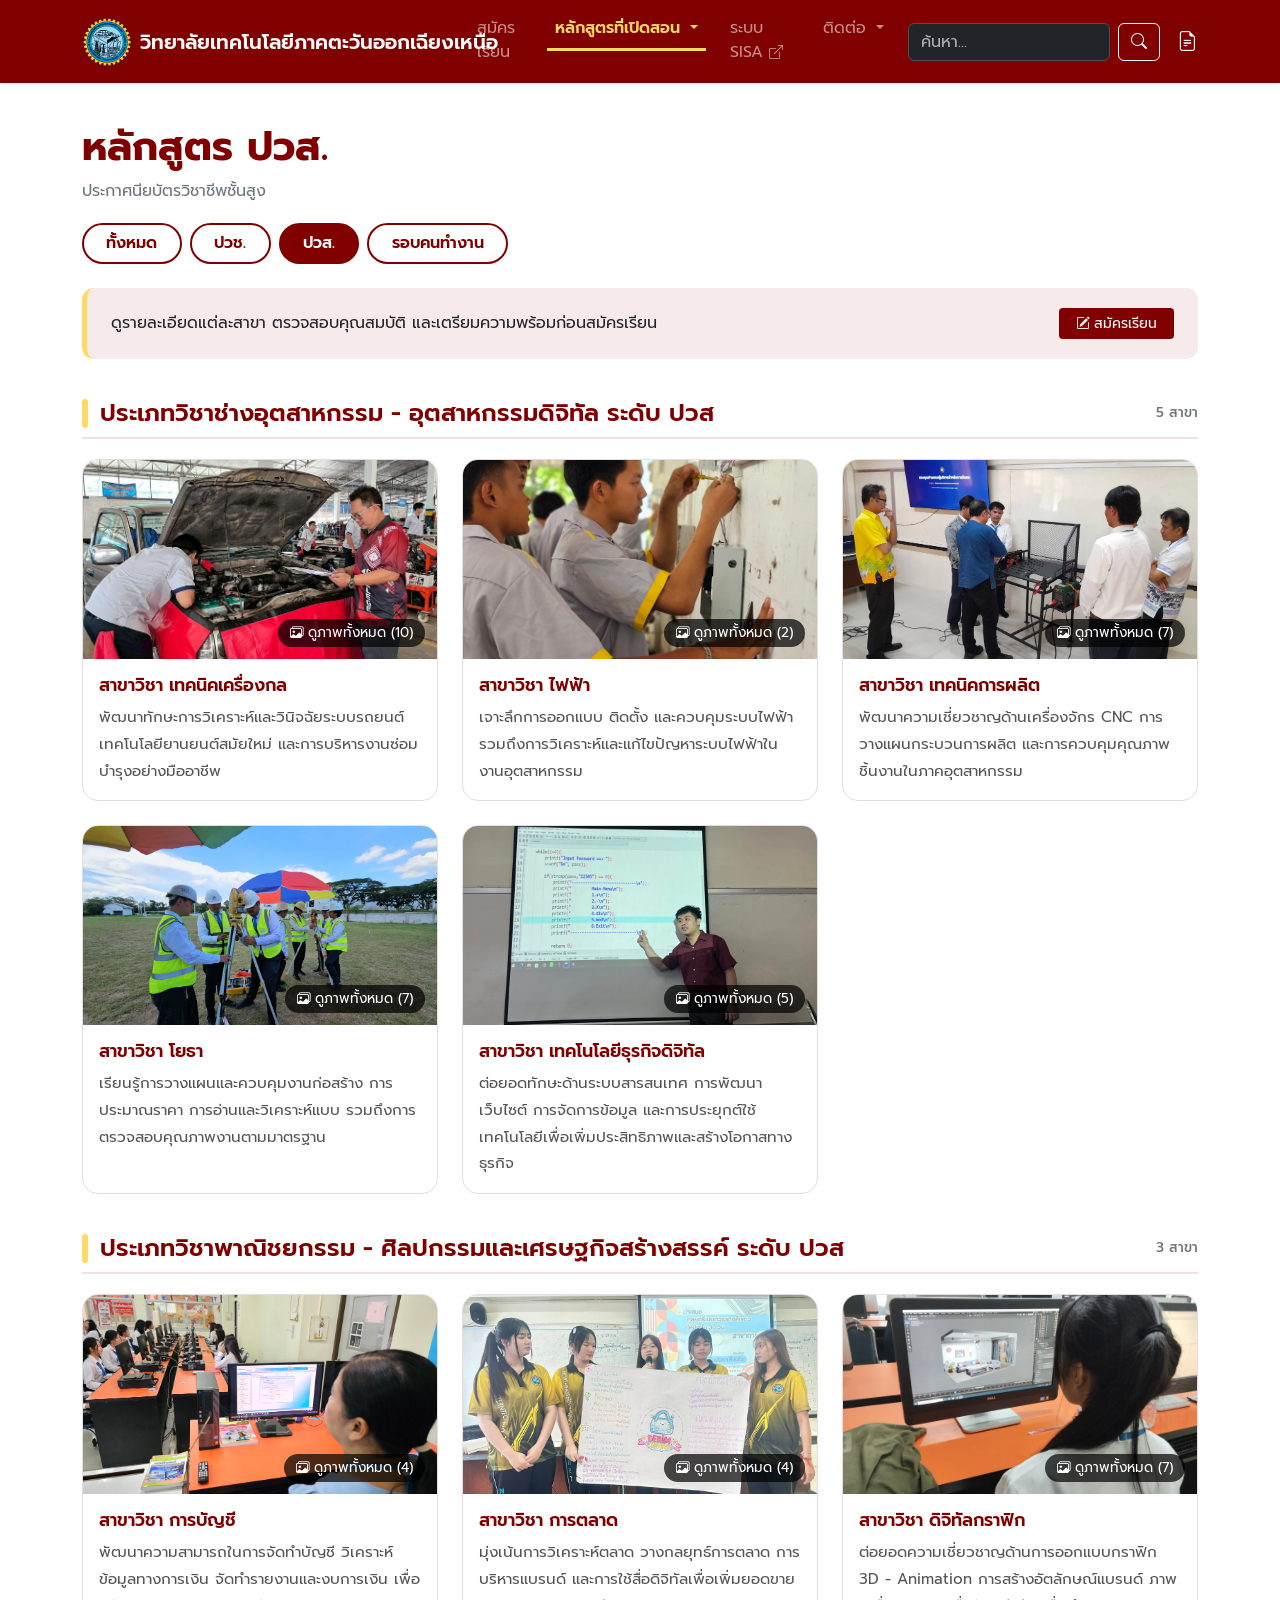
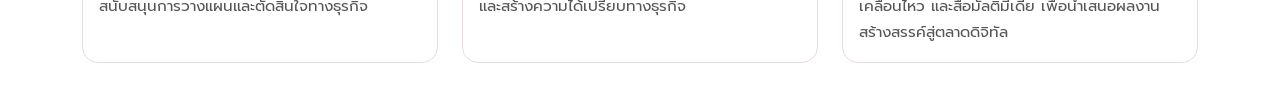
<file: class2.html>
<!DOCTYPE html>
<html lang="th">
<head>
  <meta charset="UTF-8">
  <meta name="viewport" content="width=device-width, initial-scale=1">
  <title>หลักสูตร ปวส. | วิทยาลัยเทคโนโลยีภาคตะวันออกเฉียงเหนือ</title>
  <link href="https://cdn.jsdelivr.net/npm/bootstrap@5.3.3/dist/css/bootstrap.min.css" rel="stylesheet">
  <link href="https://cdn.jsdelivr.net/npm/bootstrap-icons@1.11.3/font/bootstrap-icons.min.css" rel="stylesheet">
  <link href="https://fonts.googleapis.com/css2?family=Prompt:wght@400;500;600;700&display=swap" rel="stylesheet">

  <style>
    body { font-family: 'Prompt', sans-serif; font-weight: 400; }

    /* ===== navbar: จุดเด่นของลิงก์ที่ active ===== */
    .navbar .nav-link { border-bottom: 3px solid transparent; transition: all .2s; }
    .navbar .nav-link:hover { color: #ffd966; }
    .navbar .nav-link.active {
      color: #ffd966 !important;
      font-weight: 600;
      border-bottom: 3px solid #ffd966;
    }

    /* ===== หัวข้อหน้า ===== */
    .page-head { margin: 2.5rem 0 1.25rem; }
    .page-head h1 { color: #800000; font-weight: 700; }
    .page-head p  { color: #6c757d; margin-bottom: 0; }

    /* แท็บสลับระหว่างหน้าระดับ */
    .level-tabs a {
      display: inline-block;
      border: 2px solid #800000;
      border-radius: 2rem;
      padding: .4rem 1.4rem;
      font-weight: 600;
      color: #800000;
      text-decoration: none;
      transition: all .2s;
    }
    .level-tabs a:hover { background: #f6eaea; }
    .level-tabs a.active { background: #800000; color: #fff; }
    .level-tabs a:focus-visible { outline: 3px solid #ffd966; outline-offset: 2px; }

    /* กล่องแนะนำระดับ */
    .level-intro {
      background: #f6eaea;
      border-left: 5px solid #ffd966;
      border-radius: .75rem;
      padding: 1.25rem 1.5rem;
    }

    /* ===== หัวข้อแผนกวิชา ===== */
    .dept-section { margin-top: 2.5rem; }
    .dept-title {
      display: flex;
      align-items: center;
      gap: .75rem;
      font-size: 1.5rem;
      font-weight: 600;
      color: #800000;
      margin-bottom: 1.25rem;
      padding-bottom: .6rem;
      border-bottom: 2px solid #f0e0e0;
    }
    .dept-title::before {
      content: "";
      width: 6px;
      height: 1.8rem;
      background: #ffd966;
      border-radius: 3px;
    }
    .dept-count {
      margin-left: auto;
      font-size: .85rem;
      font-weight: 500;
      color: #6c757d;
    }

    /* ===== การ์ดสาขา ===== */
    .major-card {
      border: 1px solid #e6dcdc;
      border-radius: 1rem;
      overflow: hidden;
      transition: box-shadow .2s, transform .2s;
    }
    .major-card:hover {
      box-shadow: 0 .5rem 1.25rem rgba(128, 0, 0, .15);
      transform: translateY(-3px);
    }

    .cover-btn {
      position: relative;
      display: block;
      width: 100%;
      padding: 0;
      border: 0;
      background: #efe6e6;
      cursor: pointer;
      overflow: hidden;
    }
    .cover-btn img {
      display: block;
      width: 100%;
      height: auto;
      aspect-ratio: 16 / 9;
      object-fit: cover;
      object-position: center;
      transition: transform .3s;
    }
    .cover-btn:hover img { transform: scale(1.04); }
    .cover-btn:focus-visible { outline: 3px solid #ffd966; outline-offset: -3px; }
    .cover-badge {
      position: absolute;
      right: .75rem;
      bottom: .75rem;
      background: rgba(0, 0, 0, .7);
      color: #fff;
      border-radius: 2rem;
      padding: .25rem .75rem;
      font-size: .85rem;
    }

    #viewerModal .carousel-item img {
      width: 100%;
      max-height: 78vh;
      object-fit: contain;
      background: #000;
    }

    .major-card .card-title { color: #800000; font-weight: 600; font-size: 1.1rem; }
    .major-card .card-text  { color: #555; line-height: 1.75; font-size: .95rem; }
  </style>
  <link href="./assets/site.css" rel="stylesheet">
</head>
<body>

<!-- ===== NAVBAR หลัก ===== -->
<nav class="navbar navbar-expand-lg shadow-sm" data-bs-theme="dark" style="background-color: #800000;">
  <div class="container">

    <a class="navbar-brand d-flex align-items-center" href="firstpage.html">
      <img src="./assets/images/Logo-NET.png" alt="Logo" height="50" class="me-2">
      <span class="fw-semibold text-light">วิทยาลัยเทคโนโลยีภาคตะวันออกเฉียงเหนือ</span>
    </a>

    <button class="navbar-toggler" type="button"
            data-bs-toggle="collapse" data-bs-target="#mainNav"
            aria-controls="mainNav" aria-expanded="false" aria-label="Toggle navigation">
      <span class="navbar-toggler-icon"></span>
    </button>

    <div class="collapse navbar-collapse" id="mainNav">

      <ul class="navbar-nav ms-auto mb-2 mb-lg-0 gap-lg-3">
        <li class="nav-item"><a class="nav-link" href="register.html">สมัครเรียน</a></li>

        <li class="nav-item dropdown">
          <a class="nav-link dropdown-toggle" href="class.html" role="button" data-bs-toggle="dropdown" aria-expanded="false">
            หลักสูตรที่เปิดสอน
          </a>
          <ul class="dropdown-menu">
            <li><a class="dropdown-item" href="class.html">ทั้งหมด</a></li>
            <li><a class="dropdown-item" href="class2.html">ระดับ ปวส.</a></li>
            <li><a class="dropdown-item" href="class1.html">ระดับ ปวช.</a></li>
            <li><a class="dropdown-item" href="class3.html">รอบคนทำงาน</a></li>
          </ul>
        </li>

        <li class="nav-item">
          <a class="nav-link" href="https://netc.sisacloud.com/" target="_blank" rel="noopener noreferrer">
            ระบบ SISA <i class="bi bi-box-arrow-up-right small"></i>
          </a>
        </li>

        <li class="nav-item dropdown">
          <a class="nav-link dropdown-toggle" href="about.html" role="button" data-bs-toggle="dropdown" aria-expanded="false">
            ติดต่อ
          </a>
          <ul class="dropdown-menu">
            <li><a class="dropdown-item" href="about.html">ที่ตั้งและการติดต่อ</a></li>
            <li><a class="dropdown-item" href="https://www.facebook.com/messages/t/209337135889087" target="_blank" rel="noopener noreferrer">Facebook Messenger</a></li>
            <li><a class="dropdown-item" href="https://line.me/R/ti/p/@228bjrld?oat_content=url" target="_blank" rel="noopener noreferrer">LineOA</a></li>
          </ul>
        </li>
      </ul>

      <form class="d-flex mx-lg-3 mb-2 mb-lg-0" role="search">
        <input class="form-control me-2" type="search" placeholder="ค้นหา..." aria-label="Search">
        <button class="btn btn-outline-light" type="submit"><i class="bi bi-search"></i></button>
      </form>

      <div class="d-flex align-items-center gap-3 fs-5">
        <div class="dropdown">
          <button class="btn btn-link text-white p-0 fs-5" type="button"
                  data-bs-toggle="dropdown" aria-expanded="false" title="เอกสารดาวน์โหลด">
            <i class="bi bi-file-earmark-text"></i>
          </button>
          <ul class="dropdown-menu dropdown-menu-end">
            <li><h6 class="dropdown-header">เอกสารดาวน์โหลด</h6></li>
            <li><a class="dropdown-item" href="https://drive.google.com/drive/folders/1XTFbJcsvLQjKqA91GMtvhPvzMCY0NXLR?usp=sharing" target="_blank" rel="noopener noreferrer">
               <i class="bi bi-file-earmark-pdf me-2"></i>เอกสารนักศึกษา</a></li>
            <li><a class="dropdown-item" href="https://drive.google.com/drive/folders/1V5HM08kMsxBm9rwfMmq0HdB7_y5Mnrms?usp=sharing" target="_blank" rel="noopener noreferrer">
               <i class="bi bi-file-earmark-pdf me-2"></i>เอกสารครู-บุคลากร</a></li>
          </ul>
        </div>
      </div>

    </div>
  </div>
</nav>

<!-- ===== เนื้อหาหน้า ===== -->
<main class="container pb-5">

  <div class="page-head">
    <h1>หลักสูตร ปวส.</h1>
    <p>ประกาศนียบัตรวิชาชีพชั้นสูง</p>
  </div>

  <!-- แท็บสลับหน้า -->
  <nav class="level-tabs d-flex flex-wrap gap-2 mb-4" aria-label="เลือกระดับ">
    <a href="class.html">ทั้งหมด</a>
    <a href="class1.html">ปวช.</a>
    <a href="class2.html" class="active" aria-current="page">ปวส.</a>
    <a href="class3.html">รอบคนทำงาน</a>
  </nav>

  <!-- กล่องแนะนำระดับ (แก้ข้อความตรงนี้) -->
  <div class="level-intro mb-2 d-flex flex-wrap align-items-center justify-content-between gap-3">
    <p class="mb-0">ดูรายละเอียดแต่ละสาขา ตรวจสอบคุณสมบัติ และเตรียมความพร้อมก่อนสมัครเรียน</p>
    <a href="register.html" class="btn btn-sm text-white px-3" style="background:#800000;">
      <i class="bi bi-pencil-square me-1"></i>สมัครเรียน
    </a>
  </div>

  <!-- แผนกวิชาทั้งหมด ถูกสร้างจากข้อมูลด้านล่าง -->
  <div id="deptContainer"></div>

</main>

<!-- ===== หน้าต่างดูภาพใหญ่ ===== -->
<div class="modal fade" id="viewerModal" tabindex="-1" aria-labelledby="viewerTitle" aria-hidden="true">
  <div class="modal-dialog modal-xl modal-dialog-centered">
    <div class="modal-content bg-dark text-white">
      <div class="modal-header border-secondary">
        <h2 class="modal-title fs-5" id="viewerTitle"></h2>
        <span class="ms-3 small text-white-50" id="viewerCount"></span>
        <button type="button" class="btn-close btn-close-white ms-auto" data-bs-dismiss="modal" aria-label="ปิด"></button>
      </div>
      <div class="modal-body p-0">
        <div id="viewerCarousel" class="carousel slide">
          <div class="carousel-inner" id="viewerInner"></div>
          <button class="carousel-control-prev" type="button" data-bs-target="#viewerCarousel" data-bs-slide="prev">
            <span class="carousel-control-prev-icon" aria-hidden="true"></span>
            <span class="visually-hidden">ก่อนหน้า</span>
          </button>
          <button class="carousel-control-next" type="button" data-bs-target="#viewerCarousel" data-bs-slide="next">
            <span class="carousel-control-next-icon" aria-hidden="true"></span>
            <span class="visually-hidden">ถัดไป</span>
          </button>
        </div>
      </div>
    </div>
  </div>
</div>

<script src="https://cdn.jsdelivr.net/npm/bootstrap@5.3.3/dist/js/bootstrap.bundle.min.js"></script>
<script>
  /* =====================================================
     ข้อมูลแผนกวิชาของระดับ ปวส.  (แก้ข้อมูลเฉพาะตรงนี้)

     departments = รายการแผนกวิชา
       - title   : ชื่อแผนกวิชา (เป็นหัวข้อใหญ่)
       - majors  : รายการสาขาในแผนกนั้น (แนะนำแผนกละ 3 สาขา)
           - name   : ชื่อสาขา
           - images : รายชื่อภาพ (ภาพแรก = ภาพปก, ใส่กี่รูปก็ได้)
           - desc   : คำอธิบายการเรียน

     เพิ่มแผนก  : คัดลอกก้อน { title: ..., majors: [...] }, ไปต่อท้าย
     เพิ่มสาขา  : คัดลอกก้อน { name: ..., images: ..., desc: ... }, ในแผนกนั้น
     ===================================================== */
  const departments = [
    {
            title: "ประเภทวิชาช่างอุตสาหกรรม - อุตสาหกรรมดิจิทัล ระดับ ปวส",
      majors: [
        {
          name: "สาขาวิชา เทคนิคเครื่องกล  ",
          images: ["class-images/car1.jpg", "class-images/car2.jpg", "class-images/car3.jpg","class-images/car4.jpg","class-images/car5.jpg","class-images/car6.jpg",
                   "class-images/car7.jpg","class-images/car8.jpg","class-images/car10.jpg","class-images/car9.jpg"],
          desc: "พัฒนาทักษะการวิเคราะห์และวินิจฉัยระบบรถยนต์ เทคโนโลยียานยนต์สมัยใหม่ และการบริหารงานซ่อมบำรุงอย่างมืออาชีพ"
        },
        {
          name: "สาขาวิชา ไฟฟ้า",
          images: ["class-images/elec1.jpg", "class-images/elec4.jpg",],
          desc: "เจาะลึกการออกแบบ ติดตั้ง และควบคุมระบบไฟฟ้า รวมถึงการวิเคราะห์และแก้ไขปัญหาระบบไฟฟ้าในงานอุตสาหกรรม"
        },
        {
          name: "สาขาวิชา เทคนิคการผลิต",
          images: ["class-images/chk1.jpg", "class-images/chk2.jpg", "class-images/chk3.jpg","class-images/chk4.jpg","class-images/chk5.jpg",
                   "class-images/chk6.jpg","class-images/chk7.jpg",],
          desc: "พัฒนาความเชี่ยวชาญด้านเครื่องจักร CNC การวางแผนกระบวนการผลิต และการควบคุมคุณภาพชิ้นงานในภาคอุตสาหกรรม"
        },
        {
          name: "สาขาวิชา โยธา",
          images: ["class-images/build1.jpg", "class-images/build2.jpg", "class-images/build3.jpg","class-images/build4.jpg","class-images/build5.jpg",
                   "class-images/build6.jpg","class-images/build7.jpg",],
          desc: "เรียนรู้การวางแผนและควบคุมงานก่อสร้าง การประมาณราคา การอ่านและวิเคราะห์แบบ รวมถึงการตรวจสอบคุณภาพงานตามมาตรฐาน"
        },
        {
          name: "สาขาวิชา เทคโนโลยีธุรกิจดิจิทัล",
          images: ["class-images/code1.jpg", "class-images/code2.jpg", "class-images/code3.jpg","class-images/code4.jpg","class-images/code5.jpg",],
          desc: "ต่อยอดทักษะด้านระบบสารสนเทศ การพัฒนาเว็บไซต์ การจัดการข้อมูล และการประยุกต์ใช้เทคโนโลยีเพื่อเพิ่มประสิทธิภาพและสร้างโอกาสทางธุรกิจ"
        }
      ]
    },
    {
      title: "ประเภทวิชาพาณิชยกรรม - ศิลปกรรมและเศรษฐกิจสร้างสรรค์ ระดับ ปวส",
      majors: [
        {
          name: "สาขาวิชา การบัญชี",
          images: ["class-images/money1.jpg", "class-images/money2.jpg","class-images/money3.jpg","class-images/money4.jpg"],
          desc: "พัฒนาความสามารถในการจัดทำบัญชี วิเคราะห์ข้อมูลทางการเงิน จัดทำรายงานและงบการเงิน เพื่อสนับสนุนการวางแผนและตัดสินใจทางธุรกิจ"
        },
        {
          name: "สาขาวิชา การตลาด",
          images: ["class-images/marketing3.jpg", "class-images/marketing4.jpg", "class-images/marketing5.jpg", "class-images/marketing6.jpg"],
          desc: "มุ่งเน้นการวิเคราะห์ตลาด วางกลยุทธ์การตลาด การบริหารแบรนด์ และการใช้สื่อดิจิทัลเพื่อเพิ่มยอดขายและสร้างความได้เปรียบทางธุรกิจ"
        },
        {
          name: "สาขาวิชา ดิจิทัลกราฟิก",
          images: ["class-images/cg8.jpg", "class-images/cg9.jpg","class-images/cg10.jpg","class-images/cg11.jpg",
                   "class-images/cg12.jpg", "class-images/cg7.jpg","class-images/cg13.jpg",
          ],
          desc: "ต่อยอดความเชี่ยวชาญด้านการออกแบบกราฟิก 3D - Animation การสร้างอัตลักษณ์แบรนด์ ภาพเคลื่อนไหว และสื่อมัลติมีเดีย เพื่อนำเสนอผลงานสร้างสรรค์สู่ตลาดดิจิทัล"
        }
      ]
    }
      
    
  ];

  /* ภาพสำรอง: ถ้าหาไฟล์ภาพไม่เจอ จะแสดงกรอบสีชมพูอ่อนแทน */
  const fallback = "data:image/svg+xml;utf8," + encodeURIComponent(
    '<svg xmlns="http://www.w3.org/2000/svg" width="800" height="450">' +
    '<rect width="100%" height="100%" fill="#efe6e6"/>' +
    '<text x="50%" y="50%" fill="#800000" font-size="28" text-anchor="middle" ' +
    'dominant-baseline="middle" font-family="sans-serif">ใส่ภาพที่นี่</text></svg>'
  );

  /* รวมสาขาทุกแผนกเป็นรายการเดียว ไว้ให้หน้าต่างดูภาพใหญ่อ้างอิงด้วยเลขลำดับ */
  const allMajors = [];

  /* สร้างหัวข้อแผนก + การ์ดของแต่ละแผนก */
  const container = document.getElementById("deptContainer");

  departments.forEach(dept => {
    let cards = "";

    dept.majors.forEach(m => {
      const index = allMajors.push(m) - 1;
      const n = m.images.length;
      const label = n > 1 ? `ดูภาพทั้งหมด (${n})` : "ดูภาพขยาย";

      cards += `
        <div class="col">
          <article class="card major-card h-100">
            <button type="button" class="cover-btn" data-index="${index}" aria-label="${label} ${m.name}">
              <img src="${m.images[0]}" alt="${m.name}" loading="lazy"
                   onerror="this.onerror=null;this.src='${fallback}'">
              <span class="cover-badge"><i class="bi bi-images me-1"></i>${label}</span>
            </button>
            <div class="card-body">
              <h3 class="card-title">${m.name}</h3>
              <p class="card-text mb-0">${m.desc}</p>
            </div>
          </article>
        </div>`;
    });

    container.insertAdjacentHTML("beforeend", `
      <section class="dept-section">
        <h2 class="dept-title">
          ${dept.title}
          <span class="dept-count">${dept.majors.length} สาขา</span>
        </h2>
        <div class="row row-cols-1 row-cols-md-2 row-cols-lg-3 g-4">${cards}</div>
      </section>`);
  });

  /* หน้าต่างดูภาพใหญ่ */
  const viewerEl = document.getElementById("viewerModal");
  const viewerCarousel = document.getElementById("viewerCarousel");
  const viewerInner = document.getElementById("viewerInner");
  const viewerTitle = document.getElementById("viewerTitle");
  const viewerCount = document.getElementById("viewerCount");
  const viewerArrows = viewerCarousel.querySelectorAll(".carousel-control-prev, .carousel-control-next");
  const viewer = new bootstrap.Modal(viewerEl);
  let total = 0;

  function openViewer(i) {
    const m = allMajors[i];
    total = m.images.length;
    viewerTitle.textContent = m.name;
    viewerCount.textContent = total > 1 ? `1 / ${total}` : "";
    viewerInner.innerHTML = "";

    m.images.forEach((src, k) => {
      const item = document.createElement("div");
      item.className = "carousel-item" + (k === 0 ? " active" : "");
      const img = document.createElement("img");
      img.src = src;
      img.alt = `${m.name} ภาพที่ ${k + 1}`;
      img.onerror = () => { img.onerror = null; img.src = fallback; };
      item.appendChild(img);
      viewerInner.appendChild(item);
    });

    viewerArrows.forEach(btn => btn.style.display = total > 1 ? "" : "none");
    viewer.show();
  }

  container.addEventListener("click", e => {
    const btn = e.target.closest(".cover-btn");
    if (btn) openViewer(Number(btn.dataset.index));
  });

  viewerCarousel.addEventListener("slid.bs.carousel", e => {
    viewerCount.textContent = `${e.to + 1} / ${total}`;
  });

  /* ใส่ active ให้ลิงก์ของหน้าปัจจุบัน
     (หน้า class1.html, class2.html ให้ถือว่าเป็นหน้า "หลักสูตรที่เปิดสอน") */
  const currentPage = location.pathname.split("/").pop().replace(/^class\d+\.html$/, "class.html");
  document.querySelectorAll("#mainNav .nav-link").forEach(link => {
    if (link.getAttribute("href") === currentPage) {
      link.classList.add("active");
      link.setAttribute("aria-current", "page");
    }
  });
</script>
<script src="./assets/site.js"></script>
</body>
</html>
</file>
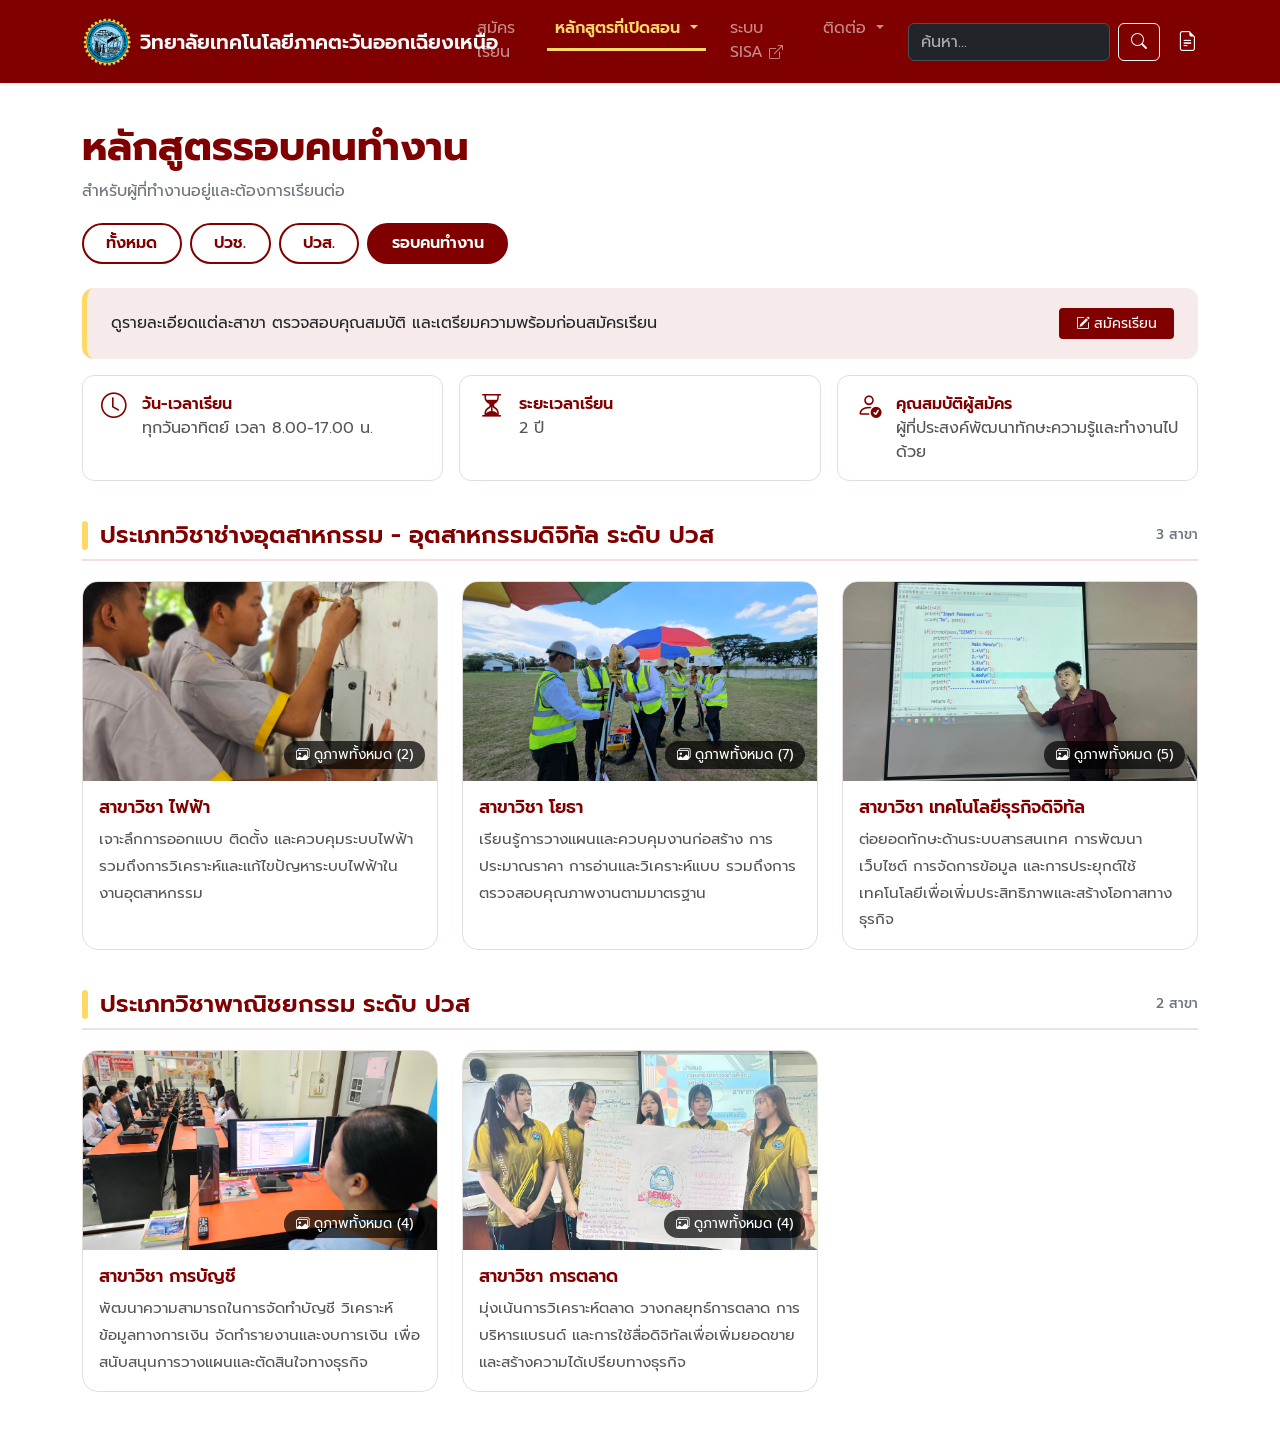
<file: class3.html>
<!DOCTYPE html>
<html lang="th">
<head>
  <meta charset="UTF-8">
  <meta name="viewport" content="width=device-width, initial-scale=1">
  <title>หลักสูตรรอบคนทำงาน | วิทยาลัยเทคโนโลยีภาคตะวันออกเฉียงเหนือ</title>
  <link href="https://cdn.jsdelivr.net/npm/bootstrap@5.3.3/dist/css/bootstrap.min.css" rel="stylesheet">
  <link href="https://cdn.jsdelivr.net/npm/bootstrap-icons@1.11.3/font/bootstrap-icons.min.css" rel="stylesheet">
  <link href="https://fonts.googleapis.com/css2?family=Prompt:wght@400;500;600;700&display=swap" rel="stylesheet">

  <style>
    body { font-family: 'Prompt', sans-serif; font-weight: 400; }

    /* ===== navbar: จุดเด่นของลิงก์ที่ active ===== */
    .navbar .nav-link { border-bottom: 3px solid transparent; transition: all .2s; }
    .navbar .nav-link:hover { color: #ffd966; }
    .navbar .nav-link.active {
      color: #ffd966 !important;
      font-weight: 600;
      border-bottom: 3px solid #ffd966;
    }

    /* ===== หัวข้อหน้า ===== */
    .page-head { margin: 2.5rem 0 1.25rem; }
    .page-head h1 { color: #800000; font-weight: 700; }
    .page-head p  { color: #6c757d; margin-bottom: 0; }

    /* แท็บสลับระหว่างหน้าระดับ */
    .level-tabs a {
      display: inline-block;
      border: 2px solid #800000;
      border-radius: 2rem;
      padding: .4rem 1.4rem;
      font-weight: 600;
      color: #800000;
      text-decoration: none;
      transition: all .2s;
    }
    .level-tabs a:hover { background: #f6eaea; }
    .level-tabs a.active { background: #800000; color: #fff; }
    .level-tabs a:focus-visible { outline: 3px solid #ffd966; outline-offset: 2px; }

    /* กล่องแนะนำระดับ */
    .level-intro {
      background: #f6eaea;
      border-left: 5px solid #ffd966;
      border-radius: .75rem;
      padding: 1.25rem 1.5rem;
    }

    /* กล่องข้อมูลการเรียนโดยสรุป */
    .info-box {
      display: flex;
      gap: .9rem;
      align-items: flex-start;
      height: 100%;
      border: 1px solid #e6dcdc;
      border-radius: .75rem;
      padding: 1rem 1.15rem;
    }
    .info-box > .bi { font-size: 1.6rem; color: #800000; line-height: 1.2; }
    .info-box strong { display: block; color: #800000; font-weight: 600; }
    .info-box span { color: #555; }

    /* ===== หัวข้อแผนกวิชา ===== */
    .dept-section { margin-top: 2.5rem; }
    .dept-title {
      display: flex;
      align-items: center;
      gap: .75rem;
      font-size: 1.5rem;
      font-weight: 600;
      color: #800000;
      margin-bottom: 1.25rem;
      padding-bottom: .6rem;
      border-bottom: 2px solid #f0e0e0;
    }
    .dept-title::before {
      content: "";
      width: 6px;
      height: 1.8rem;
      background: #ffd966;
      border-radius: 3px;
    }
    .dept-count {
      margin-left: auto;
      font-size: .85rem;
      font-weight: 500;
      color: #6c757d;
    }

    /* ===== การ์ดสาขา ===== */
    .major-card {
      border: 1px solid #e6dcdc;
      border-radius: 1rem;
      overflow: hidden;
      transition: box-shadow .2s, transform .2s;
    }
    .major-card:hover {
      box-shadow: 0 .5rem 1.25rem rgba(128, 0, 0, .15);
      transform: translateY(-3px);
    }

    .cover-btn {
      position: relative;
      display: block;
      width: 100%;
      padding: 0;
      border: 0;
      background: #efe6e6;
      cursor: pointer;
      overflow: hidden;
    }
    .cover-btn img {
      display: block;
      width: 100%;
      height: auto;
      aspect-ratio: 16 / 9;
      object-fit: cover;
      object-position: center;
      transition: transform .3s;
    }
    .cover-btn:hover img { transform: scale(1.04); }
    .cover-btn:focus-visible { outline: 3px solid #ffd966; outline-offset: -3px; }
    .cover-badge {
      position: absolute;
      right: .75rem;
      bottom: .75rem;
      background: rgba(0, 0, 0, .7);
      color: #fff;
      border-radius: 2rem;
      padding: .25rem .75rem;
      font-size: .85rem;
    }

    #viewerModal .carousel-item img {
      width: 100%;
      max-height: 78vh;
      object-fit: contain;
      background: #000;
    }

    .major-card .card-title { color: #800000; font-weight: 600; font-size: 1.1rem; }
    .major-card .card-text  { color: #555; line-height: 1.75; font-size: .95rem; }
  </style>
  <link href="./assets/site.css" rel="stylesheet">
</head>
<body>

<!-- ===== NAVBAR หลัก ===== -->
<nav class="navbar navbar-expand-lg shadow-sm" data-bs-theme="dark" style="background-color: #800000;">
  <div class="container">

    <a class="navbar-brand d-flex align-items-center" href="firstpage.html">
      <img src="./assets/images/Logo-NET.png" alt="Logo" height="50" class="me-2">
      <span class="fw-semibold text-light">วิทยาลัยเทคโนโลยีภาคตะวันออกเฉียงเหนือ</span>
    </a>

    <button class="navbar-toggler" type="button"
            data-bs-toggle="collapse" data-bs-target="#mainNav"
            aria-controls="mainNav" aria-expanded="false" aria-label="Toggle navigation">
      <span class="navbar-toggler-icon"></span>
    </button>

    <div class="collapse navbar-collapse" id="mainNav">

      <ul class="navbar-nav ms-auto mb-2 mb-lg-0 gap-lg-3">
        <li class="nav-item"><a class="nav-link" href="register.html">สมัครเรียน</a></li>

        <li class="nav-item dropdown">
          <a class="nav-link dropdown-toggle" href="class.html" role="button" data-bs-toggle="dropdown" aria-expanded="false">
            หลักสูตรที่เปิดสอน
          </a>
          <ul class="dropdown-menu">
            <li><a class="dropdown-item" href="class.html">ทั้งหมด</a></li>
            <li><a class="dropdown-item" href="class2.html">ระดับ ปวส.</a></li>
            <li><a class="dropdown-item" href="class1.html">ระดับ ปวช.</a></li>
            <li><a class="dropdown-item" href="class3.html">รอบคนทำงาน</a></li>
          </ul>
        </li>

        <li class="nav-item">
          <a class="nav-link" href="https://netc.sisacloud.com/" target="_blank" rel="noopener noreferrer">
            ระบบ SISA <i class="bi bi-box-arrow-up-right small"></i>
          </a>
        </li>

        <li class="nav-item dropdown">
          <a class="nav-link dropdown-toggle" href="about.html" role="button" data-bs-toggle="dropdown" aria-expanded="false">
            ติดต่อ
          </a>
          <ul class="dropdown-menu">
            <li><a class="dropdown-item" href="about.html">ที่ตั้งและการติดต่อ</a></li>
            <li><a class="dropdown-item" href="https://www.facebook.com/messages/t/209337135889087" target="_blank" rel="noopener noreferrer">Facebook Messenger</a></li>
            <li><a class="dropdown-item" href="https://line.me/R/ti/p/@228bjrld?oat_content=url" target="_blank" rel="noopener noreferrer">LineOA</a></li>
          </ul>
        </li>
      </ul>

      <form class="d-flex mx-lg-3 mb-2 mb-lg-0" role="search">
        <input class="form-control me-2" type="search" placeholder="ค้นหา..." aria-label="Search">
        <button class="btn btn-outline-light" type="submit"><i class="bi bi-search"></i></button>
      </form>

      <div class="d-flex align-items-center gap-3 fs-5">
        <div class="dropdown">
          <button class="btn btn-link text-white p-0 fs-5" type="button"
                  data-bs-toggle="dropdown" aria-expanded="false" title="เอกสารดาวน์โหลด">
            <i class="bi bi-file-earmark-text"></i>
          </button>
          <ul class="dropdown-menu dropdown-menu-end">
            <li><h6 class="dropdown-header">เอกสารดาวน์โหลด</h6></li>
            <li><a class="dropdown-item" href="https://drive.google.com/drive/folders/1XTFbJcsvLQjKqA91GMtvhPvzMCY0NXLR?usp=sharing" target="_blank" rel="noopener noreferrer">
               <i class="bi bi-file-earmark-pdf me-2"></i>เอกสารนักศึกษา</a></li>
            <li><a class="dropdown-item" href="https://drive.google.com/drive/folders/1V5HM08kMsxBm9rwfMmq0HdB7_y5Mnrms?usp=sharing" target="_blank" rel="noopener noreferrer">
               <i class="bi bi-file-earmark-pdf me-2"></i>เอกสารครู-บุคลากร</a></li>
          </ul>
        </div>
      </div>

    </div>
  </div>
</nav>

<!-- ===== เนื้อหาหน้า ===== -->
<main class="container pb-5">

  <div class="page-head">
    <h1>หลักสูตรรอบคนทำงาน</h1>
    <p>สำหรับผู้ที่ทำงานอยู่และต้องการเรียนต่อ</p>
  </div>

  <!-- แท็บสลับหน้า -->
  <nav class="level-tabs d-flex flex-wrap gap-2 mb-4" aria-label="เลือกระดับ">
    <a href="class.html">ทั้งหมด</a>
    <a href="class1.html">ปวช.</a>
    <a href="class2.html">ปวส.</a>
    <a href="class3.html" class="active" aria-current="page">รอบคนทำงาน</a>
  </nav>

  <!-- กล่องแนะนำ (แก้ข้อความตรงนี้) -->
  <div class="level-intro mb-3 d-flex flex-wrap align-items-center justify-content-between gap-3">
    <p class="mb-0">ดูรายละเอียดแต่ละสาขา ตรวจสอบคุณสมบัติ และเตรียมความพร้อมก่อนสมัครเรียน</p>
    <a href="register.html" class="btn btn-sm text-white px-3" style="background:#800000;">
      <i class="bi bi-pencil-square me-1"></i>สมัครเรียน
    </a>
  </div>

  <!-- ข้อมูลการเรียนโดยสรุป (แก้ข้อความตรงนี้) -->
  <div class="row g-3 mb-2">
    <div class="col-md-4">
      <div class="info-box">
        <i class="bi bi-clock"></i>
        <div><strong>วัน-เวลาเรียน</strong><span>ทุกวันอาทิตย์ เวลา 8.00-17.00 น.</span></div>
      </div>
    </div>
    <div class="col-md-4">
      <div class="info-box">
        <i class="bi bi-hourglass-split"></i>
        <div><strong>ระยะเวลาเรียน</strong><span>2 ปี </span></div>
      </div>
    </div>
    <div class="col-md-4">
      <div class="info-box">
        <i class="bi bi-person-check"></i>
        <div><strong>คุณสมบัติผู้สมัคร</strong><span>ผู้ที่ประสงค์พัฒนาทักษะความรู้และทำงานไปด้วย</span></div>
      </div>
    </div>
  </div>

  <!-- แผนกวิชาทั้งหมด ถูกสร้างจากข้อมูลด้านล่าง -->
  <div id="deptContainer"></div>

</main>

<!-- ===== หน้าต่างดูภาพใหญ่ ===== -->
<div class="modal fade" id="viewerModal" tabindex="-1" aria-labelledby="viewerTitle" aria-hidden="true">
  <div class="modal-dialog modal-xl modal-dialog-centered">
    <div class="modal-content bg-dark text-white">
      <div class="modal-header border-secondary">
        <h2 class="modal-title fs-5" id="viewerTitle"></h2>
        <span class="ms-3 small text-white-50" id="viewerCount"></span>
        <button type="button" class="btn-close btn-close-white ms-auto" data-bs-dismiss="modal" aria-label="ปิด"></button>
      </div>
      <div class="modal-body p-0">
        <div id="viewerCarousel" class="carousel slide">
          <div class="carousel-inner" id="viewerInner"></div>
          <button class="carousel-control-prev" type="button" data-bs-target="#viewerCarousel" data-bs-slide="prev">
            <span class="carousel-control-prev-icon" aria-hidden="true"></span>
            <span class="visually-hidden">ก่อนหน้า</span>
          </button>
          <button class="carousel-control-next" type="button" data-bs-target="#viewerCarousel" data-bs-slide="next">
            <span class="carousel-control-next-icon" aria-hidden="true"></span>
            <span class="visually-hidden">ถัดไป</span>
          </button>
        </div>
      </div>
    </div>
  </div>
</div>

<script src="https://cdn.jsdelivr.net/npm/bootstrap@5.3.3/dist/js/bootstrap.bundle.min.js"></script>
<script>
  /* =====================================================
     ข้อมูลแผนกวิชาของรอบคนทำงาน  (แก้ข้อมูลเฉพาะตรงนี้)

     departments = รายการแผนกวิชา
       - title   : ชื่อแผนกวิชา (เป็นหัวข้อใหญ่)
       - majors  : รายการสาขาในแผนกนั้น (แนะนำแผนกละ 3 สาขา)
           - name   : ชื่อสาขา
           - images : รายชื่อภาพ (ภาพแรก = ภาพปก, ใส่กี่รูปก็ได้)
           - desc   : คำอธิบายการเรียน

     เพิ่มแผนก  : คัดลอกก้อน { title: ..., majors: [...] }, ไปต่อท้าย
     เพิ่มสาขา  : คัดลอกก้อน { name: ..., images: ..., desc: ... }, ในแผนกนั้น
     ===================================================== */
  const departments = [
    {
      title: "ประเภทวิชาช่างอุตสาหกรรม - อุตสาหกรรมดิจิทัล ระดับ ปวส",
      majors: [
        
        {
          name: "สาขาวิชา ไฟฟ้า",
          images: ["class-images/elec1.jpg", "class-images/elec4.jpg",],
          desc: "เจาะลึกการออกแบบ ติดตั้ง และควบคุมระบบไฟฟ้า รวมถึงการวิเคราะห์และแก้ไขปัญหาระบบไฟฟ้าในงานอุตสาหกรรม"
        },
        {
          name: "สาขาวิชา โยธา",
          images: ["class-images/build1.jpg", "class-images/build2.jpg", "class-images/build3.jpg","class-images/build4.jpg","class-images/build5.jpg",
                   "class-images/build6.jpg","class-images/build7.jpg",],
          desc: "เรียนรู้การวางแผนและควบคุมงานก่อสร้าง การประมาณราคา การอ่านและวิเคราะห์แบบ รวมถึงการตรวจสอบคุณภาพงานตามมาตรฐาน"
        },
        {
          name: "สาขาวิชา เทคโนโลยีธุรกิจดิจิทัล",
          images: ["class-images/code1.jpg", "class-images/code2.jpg", "class-images/code3.jpg","class-images/code4.jpg","class-images/code5.jpg",],
          desc: "ต่อยอดทักษะด้านระบบสารสนเทศ การพัฒนาเว็บไซต์ การจัดการข้อมูล และการประยุกต์ใช้เทคโนโลยีเพื่อเพิ่มประสิทธิภาพและสร้างโอกาสทางธุรกิจ"
        }
      ]
    },
    {
      title: "ประเภทวิชาพาณิชยกรรม  ระดับ ปวส",
      majors: [
        {
          name: "สาขาวิชา การบัญชี",
          images: ["class-images/money1.jpg", "class-images/money2.jpg","class-images/money3.jpg","class-images/money4.jpg"],
          desc: "พัฒนาความสามารถในการจัดทำบัญชี วิเคราะห์ข้อมูลทางการเงิน จัดทำรายงานและงบการเงิน เพื่อสนับสนุนการวางแผนและตัดสินใจทางธุรกิจ"
        },
        {
          name: "สาขาวิชา การตลาด",
          images: ["class-images/marketing3.jpg", "class-images/marketing4.jpg", "class-images/marketing5.jpg", "class-images/marketing6.jpg"],
          desc: "มุ่งเน้นการวิเคราะห์ตลาด วางกลยุทธ์การตลาด การบริหารแบรนด์ และการใช้สื่อดิจิทัลเพื่อเพิ่มยอดขายและสร้างความได้เปรียบทางธุรกิจ"
        
        }
      ]
    }
  ];

  /* ภาพสำรอง: ถ้าหาไฟล์ภาพไม่เจอ จะแสดงกรอบสีชมพูอ่อนแทน */
  const fallback = "data:image/svg+xml;utf8," + encodeURIComponent(
    '<svg xmlns="http://www.w3.org/2000/svg" width="800" height="450">' +
    '<rect width="100%" height="100%" fill="#efe6e6"/>' +
    '<text x="50%" y="50%" fill="#800000" font-size="28" text-anchor="middle" ' +
    'dominant-baseline="middle" font-family="sans-serif">ใส่ภาพที่นี่</text></svg>'
  );

  /* รวมสาขาทุกแผนกเป็นรายการเดียว ไว้ให้หน้าต่างดูภาพใหญ่อ้างอิงด้วยเลขลำดับ */
  const allMajors = [];

  /* สร้างหัวข้อแผนก + การ์ดของแต่ละแผนก */
  const container = document.getElementById("deptContainer");

  departments.forEach(dept => {
    let cards = "";

    dept.majors.forEach(m => {
      const index = allMajors.push(m) - 1;
      const n = m.images.length;
      const label = n > 1 ? `ดูภาพทั้งหมด (${n})` : "ดูภาพขยาย";

      cards += `
        <div class="col">
          <article class="card major-card h-100">
            <button type="button" class="cover-btn" data-index="${index}" aria-label="${label} ${m.name}">
              <img src="${m.images[0]}" alt="${m.name}" loading="lazy"
                   onerror="this.onerror=null;this.src='${fallback}'">
              <span class="cover-badge"><i class="bi bi-images me-1"></i>${label}</span>
            </button>
            <div class="card-body">
              <h3 class="card-title">${m.name}</h3>
              <p class="card-text mb-0">${m.desc}</p>
            </div>
          </article>
        </div>`;
    });

    container.insertAdjacentHTML("beforeend", `
      <section class="dept-section">
        <h2 class="dept-title">
          ${dept.title}
          <span class="dept-count">${dept.majors.length} สาขา</span>
        </h2>
        <div class="row row-cols-1 row-cols-md-2 row-cols-lg-3 g-4">${cards}</div>
      </section>`);
  });

  /* หน้าต่างดูภาพใหญ่ */
  const viewerEl = document.getElementById("viewerModal");
  const viewerCarousel = document.getElementById("viewerCarousel");
  const viewerInner = document.getElementById("viewerInner");
  const viewerTitle = document.getElementById("viewerTitle");
  const viewerCount = document.getElementById("viewerCount");
  const viewerArrows = viewerCarousel.querySelectorAll(".carousel-control-prev, .carousel-control-next");
  const viewer = new bootstrap.Modal(viewerEl);
  let total = 0;

  function openViewer(i) {
    const m = allMajors[i];
    total = m.images.length;
    viewerTitle.textContent = m.name;
    viewerCount.textContent = total > 1 ? `1 / ${total}` : "";
    viewerInner.innerHTML = "";

    m.images.forEach((src, k) => {
      const item = document.createElement("div");
      item.className = "carousel-item" + (k === 0 ? " active" : "");
      const img = document.createElement("img");
      img.src = src;
      img.alt = `${m.name} ภาพที่ ${k + 1}`;
      img.onerror = () => { img.onerror = null; img.src = fallback; };
      item.appendChild(img);
      viewerInner.appendChild(item);
    });

    viewerArrows.forEach(btn => btn.style.display = total > 1 ? "" : "none");
    viewer.show();
  }

  container.addEventListener("click", e => {
    const btn = e.target.closest(".cover-btn");
    if (btn) openViewer(Number(btn.dataset.index));
  });

  viewerCarousel.addEventListener("slid.bs.carousel", e => {
    viewerCount.textContent = `${e.to + 1} / ${total}`;
  });

  /* ใส่ active ให้ลิงก์ของหน้าปัจจุบัน
     (หน้า class1.html, class2.html, class3.html ให้ถือว่าเป็นหน้า "หลักสูตรที่เปิดสอน") */
  const currentPage = location.pathname.split("/").pop().replace(/^class\d+\.html$/, "class.html");
  document.querySelectorAll("#mainNav .nav-link").forEach(link => {
    if (link.getAttribute("href") === currentPage) {
      link.classList.add("active");
      link.setAttribute("aria-current", "page");
    }
  });
</script>
<script src="./assets/site.js"></script>
</body>
</html>
</file>
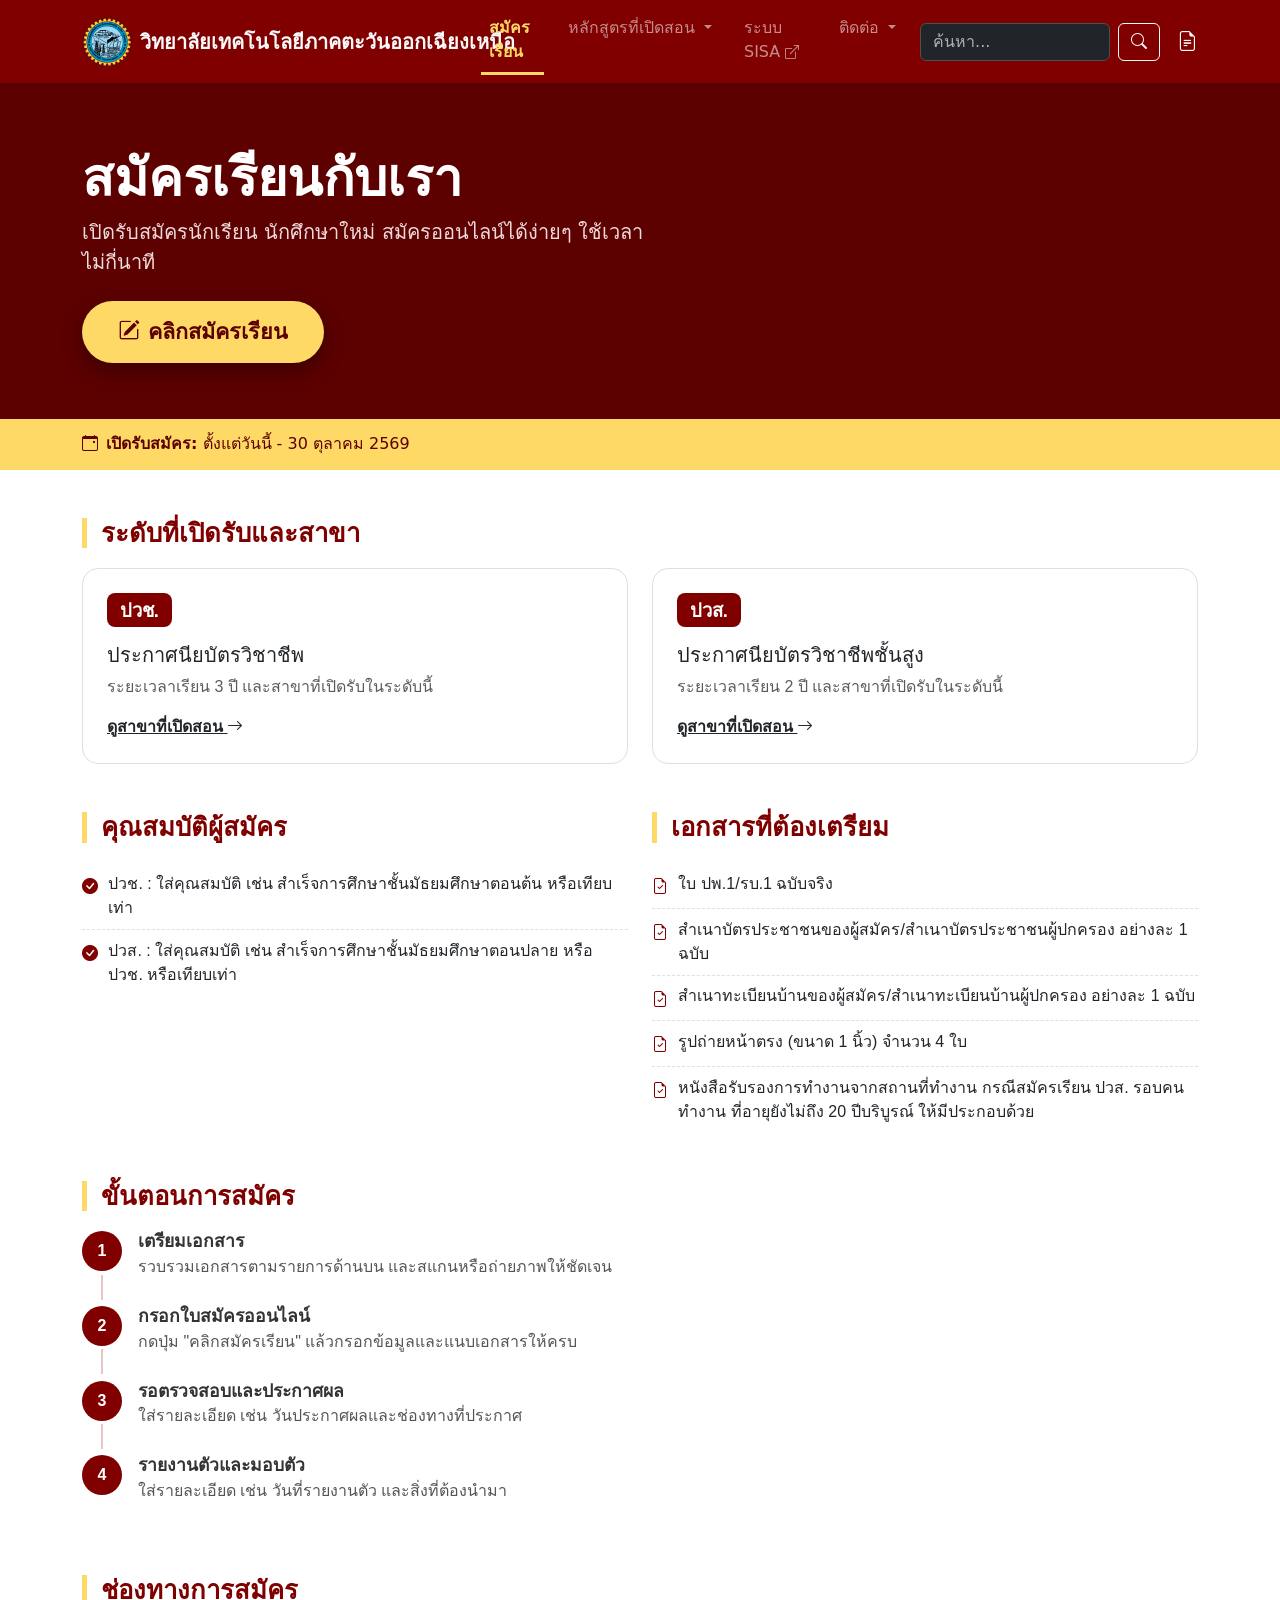
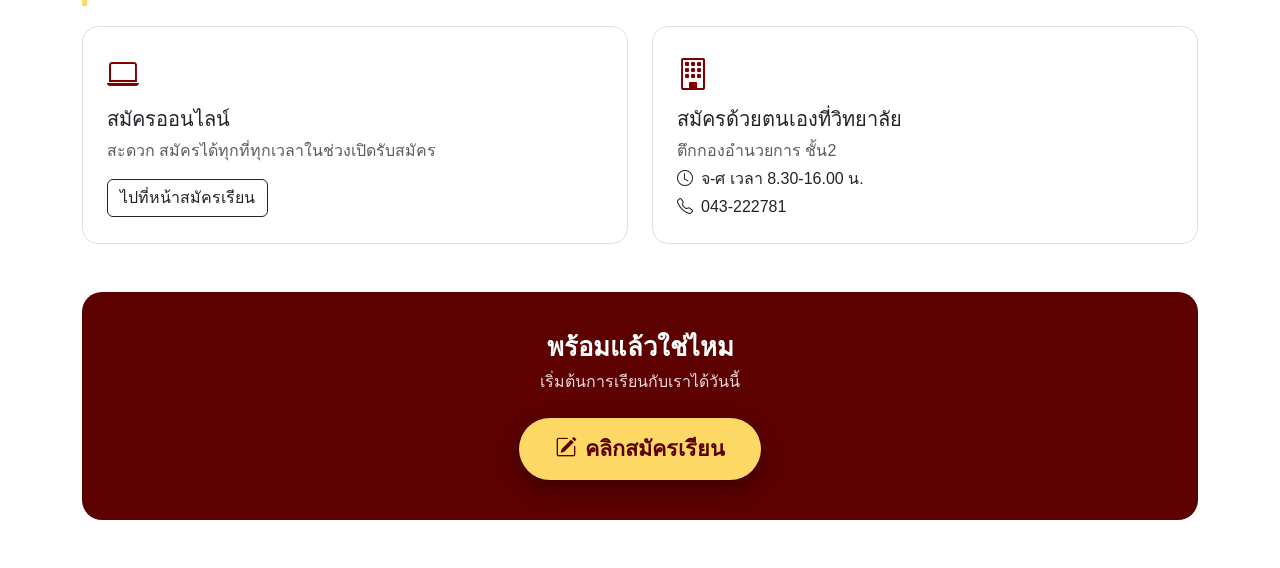
<file: register.html>
<!DOCTYPE html>
<html lang="th">
<head>
  <meta charset="UTF-8">
  <meta name="viewport" content="width=device-width, initial-scale=1">
  <title>สมัครเรียน | วิทยาลัยเทคโนโลยีภาคตะวันออกเฉียงเหนือ</title>
  <link href="https://cdn.jsdelivr.net/npm/bootstrap@5.3.3/dist/css/bootstrap.min.css" rel="stylesheet">
  <link href="https://cdn.jsdelivr.net/npm/bootstrap-icons@1.11.3/font/bootstrap-icons.min.css" rel="stylesheet">
  

  <style>
main,
#viewerModal {
  font-family: 'Prompt', sans-serif;
  font-weight: 400;
}
main button,
main input,
#viewerModal button {
  font-family: inherit;
}




    :root { --maroon: #800000; --maroon-dark: #5c0000; --gold: #ffd966; }

    /* จุดเด่นของลิงก์ที่ active */
    .navbar .nav-link { border-bottom: 3px solid transparent; transition: all .2s; }
    .navbar .nav-link:hover { color: var(--gold); }
    .navbar .nav-link.active {
      color: var(--gold) !important;
      font-weight: 600;
      border-bottom: 3px solid var(--gold);
    }

    /* ===== ส่วนหัวหน้า + ปุ่มสมัครเรียน ===== */
    .reg-hero { background: var(--maroon-dark); color: #fff; padding: 4rem 0 3.5rem; }
    .reg-hero h1 { font-weight: 700; font-size: clamp(2rem, 5vw, 3.25rem); }
    .reg-hero .lead { color: #f0d9d9; max-width: 36rem; }

    .btn-apply {
      background: var(--gold);
      color: var(--maroon-dark);
      font-weight: 700;
      font-size: 1.35rem;
      padding: .9rem 2.25rem;
      border: 0;
      border-radius: 3rem;
      box-shadow: 0 .5rem 1.25rem rgba(0, 0, 0, .35);
      transition: transform .2s, box-shadow .2s;
    }
    .btn-apply:hover, .btn-apply:focus-visible {
      background: #ffe699;
      color: var(--maroon-dark);
      transform: translateY(-2px);
      box-shadow: 0 .75rem 1.5rem rgba(0, 0, 0, .4);
    }
    @media (prefers-reduced-motion: no-preference) {
      .btn-apply { animation: nudge 2.6s ease-in-out 1s 2; }
    }
    @keyframes nudge { 0%, 100% { transform: scale(1); } 50% { transform: scale(1.05); } }

    /* แถบช่วงเวลารับสมัคร */
    .period-bar { background: var(--gold); color: var(--maroon-dark); }
    .period-bar .container { padding-top: .85rem; padding-bottom: .85rem; }

    /* ===== หัวข้อแต่ละส่วน ===== */
    .sec { padding: 3rem 0 0; }
    .sec h2 {
      color: var(--maroon);
      font-weight: 700;
      font-size: 1.6rem;
      margin-bottom: 1.25rem;
      padding-left: .85rem;
      border-left: 5px solid var(--gold);
    }

    /* การ์ดระดับชั้น */
    .level-card { border: 1px solid #e6dcdc; border-radius: 1rem; height: 100%; }
    .level-card .badge-level {
      display: inline-block;
      background: var(--maroon);
      color: #fff;
      border-radius: .5rem;
      padding: .2rem .8rem;
      font-weight: 700;
      font-size: 1.15rem;
    }

    /* รายการติ๊กถูก */
    .check-list { list-style: none; padding: 0; margin: 0; }
    .check-list li { display: flex; gap: .65rem; padding: .55rem 0; border-bottom: 1px dashed #e6dcdc; }
    .check-list li:last-child { border-bottom: 0; }
    .check-list .bi { color: var(--maroon); margin-top: .2rem; }

    /* ขั้นตอน (เป็นลำดับจริง จึงใส่เลขกำกับ) */
    .steps { list-style: none; padding: 0; margin: 0; counter-reset: s; }
    .steps li { position: relative; padding: 0 0 1.5rem 3.5rem; counter-increment: s; }
    .steps li::before {
      content: counter(s);
      position: absolute; left: 0; top: 0;
      width: 2.5rem; height: 2.5rem; border-radius: 50%;
      background: var(--maroon); color: #fff;
      display: grid; place-items: center; font-weight: 700;
    }
    .steps li::after {
      content: ""; position: absolute; left: 1.2rem; top: 2.7rem; bottom: .2rem;
      width: 2px; background: #e6c7c7;
    }
    .steps li:last-child::after { display: none; }
    .steps h3 { font-size: 1.1rem; font-weight: 700; margin: .2rem 0 .15rem; color: #333; }
    .steps p { margin: 0; color: #555; }

    /* ช่องทางสมัคร */
    .channel { border: 1px solid #e6dcdc; border-radius: 1rem; padding: 1.5rem; height: 100%; }
    .channel .icon { font-size: 2rem; color: var(--maroon); }

    /* แถบเรียกให้สมัครท้ายหน้า */
    .cta-end {
      background: var(--maroon-dark); color: #fff;
      border-radius: 1.25rem; padding: 2.5rem 1.5rem; text-align: center;
    }
    .cta-end p { color: #f0d9d9; }
  </style>
  <link href="./assets/site.css" rel="stylesheet">
</head>
<body>

  

<!-- ===== NAVBAR หลัก ===== -->
<nav class="navbar navbar-expand-lg shadow-sm" data-bs-theme="dark" style="background-color: #800000;">
  <div class="container">

    <a class="navbar-brand d-flex align-items-center" href="firstpage.html">
      <img src="./assets/images/Logo-NET.png" alt="Logo" height="50" class="me-2">
      <span class="fw-semibold text-light">วิทยาลัยเทคโนโลยีภาคตะวันออกเฉียงเหนือ</span>
    </a>

    <button class="navbar-toggler" type="button"
            data-bs-toggle="collapse" data-bs-target="#mainNav"
            aria-controls="mainNav" aria-expanded="false" aria-label="Toggle navigation">
      <span class="navbar-toggler-icon"></span>
    </button>

    <div class="collapse navbar-collapse" id="mainNav">

      <ul class="navbar-nav ms-auto mb-2 mb-lg-0 gap-lg-3">
        <li class="nav-item"><a class="nav-link" href="register.html">สมัครเรียน</a></li>

        <li class="nav-item dropdown">
          <a class="nav-link dropdown-toggle" href="class.html" role="button" data-bs-toggle="dropdown" aria-expanded="false">
            หลักสูตรที่เปิดสอน
          </a>
          <ul class="dropdown-menu">
            <li><a class="dropdown-item" href="class.html">ทั้งหมด</a></li>
            <li><a class="dropdown-item" href="class2.html">ระดับ ปวส.</a></li>
            <li><a class="dropdown-item" href="class1.html">ระดับ ปวช.</a></li>
            <li><a class="dropdown-item" href="class3.html">รอบคนทำงาน</a></li>
          </ul>
        </li>

        <li class="nav-item">
          <a class="nav-link" href="https://netc.sisacloud.com/" target="_blank" rel="noopener noreferrer">
            ระบบ SISA <i class="bi bi-box-arrow-up-right small"></i>
          </a>
        </li>

        <li class="nav-item dropdown">
          <a class="nav-link dropdown-toggle" href="about.html" role="button" data-bs-toggle="dropdown" aria-expanded="false">
            ติดต่อ
          </a>
          <ul class="dropdown-menu">
            <li><a class="dropdown-item" href="about.html">ที่ตั้งและการติดต่อ</a></li>
            <li><a class="dropdown-item" href="https://www.facebook.com/messages/t/209337135889087" target="_blank" rel="noopener noreferrer">Facebook Messenger</a></li>
            <li><a class="dropdown-item" href="https://line.me/R/ti/p/@228bjrld?oat_content=url" target="_blank" rel="noopener noreferrer">LineOA</a></li>
          </ul>
        </li>
      </ul>

      <form class="d-flex mx-lg-3 mb-2 mb-lg-0" role="search">
        <input class="form-control me-2" type="search" placeholder="ค้นหา..." aria-label="Search">
        <button class="btn btn-outline-light" type="submit"><i class="bi bi-search"></i></button>
      </form>

      <div class="d-flex align-items-center gap-3 fs-5">
        <div class="dropdown">
          <button class="btn btn-link text-white p-0 fs-5" type="button"
                  data-bs-toggle="dropdown" aria-expanded="false" title="เอกสารดาวน์โหลด">
            <i class="bi bi-file-earmark-text"></i>
          </button>
          <ul class="dropdown-menu dropdown-menu-end">
            <li><h6 class="dropdown-header">เอกสารดาวน์โหลด</h6></li>
            <li><a class="dropdown-item" href="https://drive.google.com/drive/folders/1XTFbJcsvLQjKqA91GMtvhPvzMCY0NXLR?usp=sharing" target="_blank" rel="noopener noreferrer">
               <i class="bi bi-file-earmark-pdf me-2"></i>เอกสารนักศึกษา</a></li>
            <li><a class="dropdown-item" href="https://drive.google.com/drive/folders/1V5HM08kMsxBm9rwfMmq0HdB7_y5Mnrms?usp=sharing" target="_blank" rel="noopener noreferrer">
               <i class="bi bi-file-earmark-pdf me-2"></i>เอกสารครู-บุคลากร</a></li>
          </ul>
        </div>
      </div>

    </div>
  </div>
</nav>

<!-- ===== ส่วนหัว + ปุ่มสมัครเรียน ===== -->
<header class="reg-hero">
  <div class="container">
    <h1>สมัครเรียนกับเรา</h1>
    <p class="lead mb-4">เปิดรับสมัครนักเรียน นักศึกษาใหม่ สมัครออนไลน์ได้ง่ายๆ ใช้เวลาไม่กี่นาที</p>
    <a class="btn btn-apply apply-link" href="https://netc.sisacloud.com/index.php" target="_blank" rel="noopener noreferrer">
      <i class="bi bi-pencil-square me-2"></i>คลิกสมัครเรียน
    </a>
  </div>
</header>

<div class="period-bar">
  <div class="container">
    <i class="bi bi-calendar-event me-2"></i><strong>เปิดรับสมัคร:</strong>
    <!-- แก้ช่วงเวลารับสมัครตรงนี้ -->
    ตั้งแต่วันนี้ - 30 ตุลาคม 2569
  </div>
</div>

 

<main class="container pb-5">

  <!-- ===== ระดับที่เปิดรับ ===== -->
  <section class="sec">
    <h2>ระดับที่เปิดรับและสาขา</h2>
    <div class="row g-4">
      <div class="col-md-6">
        <div class="level-card p-4">
          <span class="badge-level">ปวช.</span>
          <h3 class="h5 mt-3">ประกาศนียบัตรวิชาชีพ</h3>
          <p class="mb-3 text-muted">ระยะเวลาเรียน 3 ปี และสาขาที่เปิดรับในระดับนี้</p>
          <a href="class.html" class="link-dark fw-semibold">ดูสาขาที่เปิดสอน <i class="bi bi-arrow-right"></i></a>
        </div>
      </div>
      <div class="col-md-6">
        <div class="level-card p-4">
          <span class="badge-level">ปวส.</span>
          <h3 class="h5 mt-3">ประกาศนียบัตรวิชาชีพชั้นสูง</h3>
          <p class="mb-3 text-muted"> ระยะเวลาเรียน 2 ปี และสาขาที่เปิดรับในระดับนี้</p>
          <a href="class.html" class="link-dark fw-semibold">ดูสาขาที่เปิดสอน <i class="bi bi-arrow-right"></i></a>
        </div>
      </div>
    </div>
  </section>

  <!-- ===== คุณสมบัติ + เอกสาร ===== -->
  <section class="sec">
    <div class="row g-4">
      <div class="col-lg-6">
        <h2>คุณสมบัติผู้สมัคร</h2>
        <ul class="check-list">
          <li><i class="bi bi-check-circle-fill"></i><span>ปวช. : ใส่คุณสมบัติ เช่น สำเร็จการศึกษาชั้นมัธยมศึกษาตอนต้น หรือเทียบเท่า</span></li>
          <li><i class="bi bi-check-circle-fill"></i><span>ปวส. : ใส่คุณสมบัติ เช่น สำเร็จการศึกษาชั้นมัธยมศึกษาตอนปลาย หรือ ปวช. หรือเทียบเท่า</span></li>
          
        </ul>
      </div>
      <div class="col-lg-6">
        <h2>เอกสารที่ต้องเตรียม</h2>
        <ul class="check-list">
          <li><i class="bi bi-file-earmark-check"></i><span>ใบ ปพ.1/รบ.1 ฉบับจริง</span></li>
          <li><i class="bi bi-file-earmark-check"></i><span>สำเนาบัตรประชาชนของผู้สมัคร/สำเนาบัตรประชาชนผู้ปกครอง อย่างละ 1 ฉบับ</span></li>
          <li><i class="bi bi-file-earmark-check"></i><span>สำเนาทะเบียนบ้านของผู้สมัคร/สำเนาทะเบียนบ้านผู้ปกครอง อย่างละ 1 ฉบับ</span></li>
          <li><i class="bi bi-file-earmark-check"></i><span>รูปถ่ายหน้าตรง (ขนาด 1 นิ้ว) จำนวน 4 ใบ</span></li>
          <li><i class="bi bi-file-earmark-check"></i><span>หนังสือรับรองการทำงานจากสถานที่ทำงาน กรณีสมัครเรียน ปวส. รอบคนทำงาน ที่อายุยังไม่ถึง 20 ปีบริบูรณ์ ให้มีประกอบด้วย</span></li>
        </ul>
      </div>
    </div>
  </section>

  <!-- ===== ขั้นตอน ===== -->
  <section class="sec">
    <h2>ขั้นตอนการสมัคร</h2>
    <ol class="steps">
      <li>
        <h3>เตรียมเอกสาร</h3>
        <p>รวบรวมเอกสารตามรายการด้านบน และสแกนหรือถ่ายภาพให้ชัดเจน</p>
      </li>
      <li>
        <h3>กรอกใบสมัครออนไลน์</h3>
        <p>กดปุ่ม "คลิกสมัครเรียน" แล้วกรอกข้อมูลและแนบเอกสารให้ครบ</p>
      </li>
      <li>
        <h3>รอตรวจสอบและประกาศผล</h3>
        <p>ใส่รายละเอียด เช่น วันประกาศผลและช่องทางที่ประกาศ</p>
      </li>
      <li>
        <h3>รายงานตัวและมอบตัว</h3>
        <p>ใส่รายละเอียด เช่น วันที่รายงานตัว และสิ่งที่ต้องนำมา</p>
      </li>
    </ol>
  </section>

  <!-- ===== ช่องทางสมัคร ===== -->
  <section class="sec">
    <h2>ช่องทางการสมัคร</h2>
    <div class="row g-4">
      <div class="col-md-6">
        <div class="channel">
          <div class="icon mb-2"><i class="bi bi-laptop"></i></div>
          <h3 class="h5">สมัครออนไลน์</h3>
          <p class="text-muted">สะดวก สมัครได้ทุกที่ทุกเวลาในช่วงเปิดรับสมัคร</p>
          <a class="btn btn-outline-dark apply-link" href="" target="_blank" rel="noopener noreferrer">ไปที่หน้าสมัครเรียน</a>
        </div>
      </div>
      <div class="col-md-6">
        <div class="channel">
          <div class="icon mb-2"><i class="bi bi-building"></i></div>
          <h3 class="h5">สมัครด้วยตนเองที่วิทยาลัย</h3>
          <p class="mb-1 text-muted">ตึกกองอำนวยการ ชั้น2</p>
          <p class="mb-1"><i class="bi bi-clock me-2"></i>จ-ศ เวลา 8.30-16.00 น. </p>
          <p class="mb-0"><i class="bi bi-telephone me-2"></i>043-222781</p>
        </div>
      </div>
    </div>
  </section>

  <!-- ===== ปุ่มสมัครท้ายหน้า ===== -->
  <section class="sec">
    <div class="cta-end">
      <h2 class="h3 fw-bold border-0 p-0 mb-2 text-white" style="border:0">พร้อมแล้วใช่ไหม</h2>
      <p class="mb-4">เริ่มต้นการเรียนกับเราได้วันนี้</p>
      <a class="btn btn-apply apply-link" href="https://netc.sisacloud.com/index.php" target="_blank" rel="noopener noreferrer">
        <i class="bi bi-pencil-square me-2"></i>คลิกสมัครเรียน
      </a>
    </div>
  </section>

</main>

<script src="https://cdn.jsdelivr.net/npm/bootstrap@5.3.3/dist/js/bootstrap.bundle.min.js"></script>
<script>
  /* ===== ใส่ลิงก์เว็บไซต์สมัครเรียนตรงนี้ที่เดียว ปุ่มทุกปุ่มในหน้าจะลิงก์ไปที่นี่ ===== */
  const APPLY_URL = "https://netc.sisacloud.com/index.php";

  document.querySelectorAll(".apply-link").forEach(a => a.href = APPLY_URL);

  // ใส่ active ให้ลิงก์ของหน้าปัจจุบัน
  const currentPage = location.pathname.split("/").pop();
  document.querySelectorAll("#mainNav .nav-link").forEach(link => {
    if (link.getAttribute("href") === currentPage) {
      link.classList.add("active");
      link.setAttribute("aria-current", "page");
    }
  });
</script>
<script src="./assets/site.js"></script>
</body>
</html>
</file>
<file: assets/site.css>
/* =====================================================
   site.css  —  ส่วนที่ใช้ร่วมกันทุกหน้า
   - Navbar หลัก: ไม่ล้นจอบนมือถือ
   - แถบสีฟ้า (sub-nav): ปัดซ้าย-ขวาได้ + เงาขอบบอกว่ายังเลื่อนต่อได้
   - ตัวกันหน้าเว็บกว้างเกินจอ
   วางไฟล์นี้ที่ assets/site.css แล้วเรียกท้าย <head> (หลังแท็ก <style> ของแต่ละหน้า)
   ===================================================== */

/* ===== ตัวกันกว้างเกินจอ ===== */
html, body { max-width: 100%; }
body { overflow-x: clip; }
img, iframe, video { max-width: 100%; }
main { overflow-wrap: break-word; }

/* ===== แถบสีฟ้า: เลื่อนซ้าย-ขวาได้ (ปัดนิ้วบนมือถือ / ลากเมาส์บนคอม) ===== */
.sub-nav { position: relative; }
.sub-nav a.active { background: rgba(255, 255, 255, .18); border-bottom-color: #ffd966; font-weight: 600; }

.sub-scroll {
  overflow-x: auto;
  overflow-y: hidden;
  scrollbar-width: none;
  -webkit-overflow-scrolling: touch;
  overscroll-behavior-x: contain;
  touch-action: pan-x;
  scroll-snap-type: x proximity;
  cursor: grab;
}
.sub-scroll::-webkit-scrollbar { display: none; }
.sub-scroll.dragging { cursor: grabbing; scroll-snap-type: none; user-select: none; }
.sub-scroll.dragging a { pointer-events: none; }

/* รางเมนู: กว้างตามเนื้อหา อยู่กึ่งกลางเมื่อพอดีจอ และชิดซ้ายเมื่อล้น (เลื่อนถึงทุกเมนู) */
.sub-track { display: flex; flex-wrap: nowrap; width: max-content; margin-inline: auto; }
.sub-track a { flex: 0 0 auto; scroll-snap-align: start; }

/* เงาขอบซ้าย-ขวา บอกให้รู้ว่ายังเลื่อนต่อได้ */
.sub-nav::before, .sub-nav::after {
  content: "";
  position: absolute;
  top: 0;
  bottom: 0;
  width: 28px;
  z-index: 2;
  pointer-events: none;
  opacity: 0;
  transition: opacity .2s;
}
.sub-nav::before { left: 0;  background: linear-gradient(to right, #0d47a1, rgba(13, 71, 161, 0)); }
.sub-nav::after  { right: 0; background: linear-gradient(to left,  #0d47a1, rgba(13, 71, 161, 0)); }
.sub-nav.can-left::before  { opacity: 1; }
.sub-nav.can-right::after  { opacity: 1; }

/* ===== แท็บเล็ตและมือถือ ===== */
@media (max-width: 991.98px) {
  /* ชื่อวิทยาลัยใน navbar ต้องขึ้นบรรทัดใหม่ได้ (Bootstrap ตั้ง nowrap ไว้) */
  .navbar-brand { white-space: normal; flex: 1 1 0; min-width: 0; margin-right: .5rem; }
  .navbar-brand img { height: 40px; width: auto; flex: 0 0 auto; }
  .navbar-brand span { font-size: clamp(.8rem, 3.6vw, 1.1rem); line-height: 1.25; }
  .navbar-toggler { flex: 0 0 auto; }

  /* แถบสีฟ้า: เต็มความกว้างจอ เลื่อนได้จนสุดขอบ */
  .sub-nav .container { padding-left: 0; padding-right: 0; }
  .sub-track { margin-inline: 0; padding-inline: .5rem; }
  .sub-nav a { padding: .65rem .85rem; font-size: .9rem; }
}
</file>
